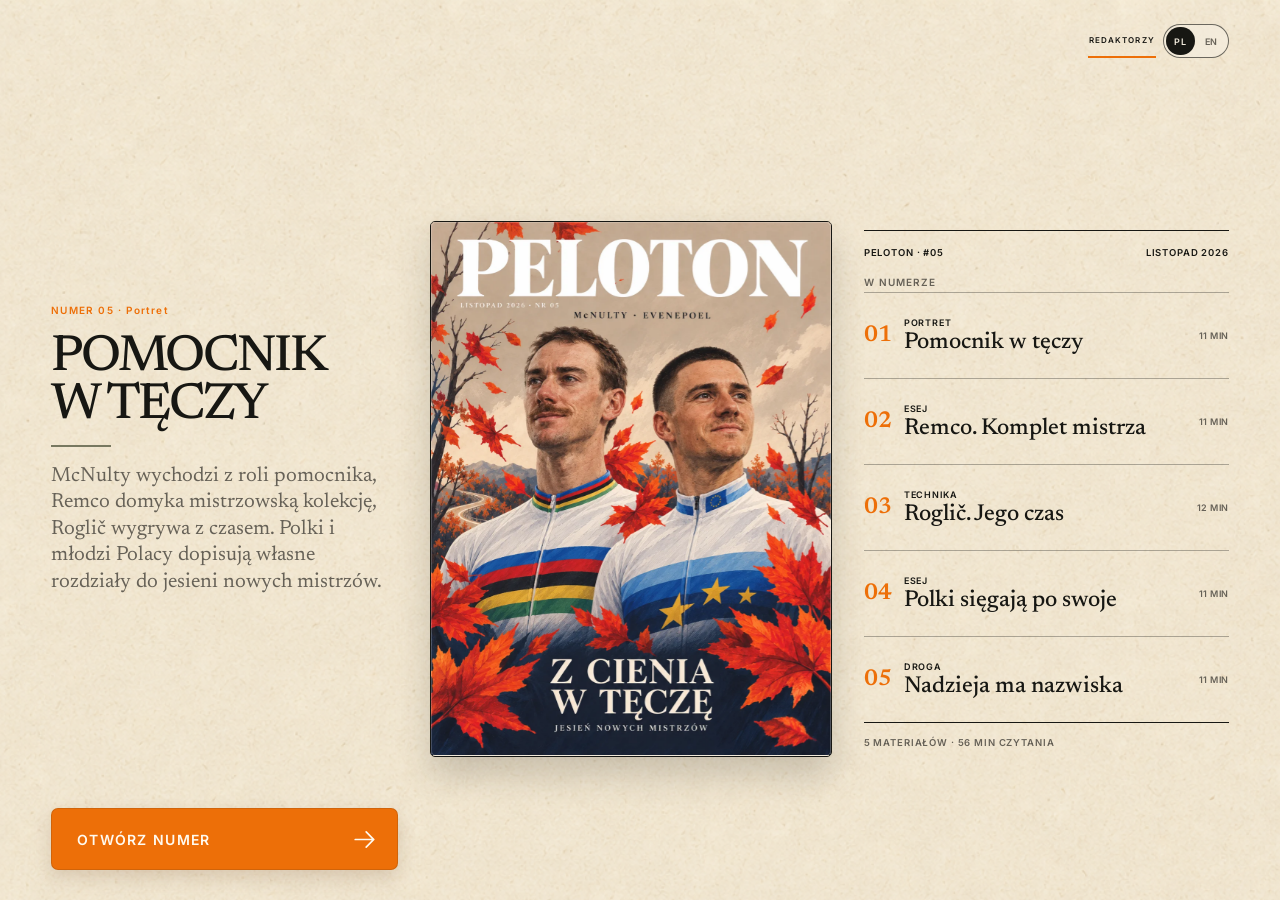
<file: peloton/index.html>
<!doctype html>
<html lang="pl">
  <head>
    <meta charset="UTF-8" />
    <meta name="viewport" content="width=device-width, initial-scale=1.0, viewport-fit=cover" />
    <meta name="theme-color" content="#f4eddf" />
    <title>Peloton — Numer 05</title>
    <script type="module" crossorigin src="/peloton/assets/index-C-rytNTy.js"></script>
    <link rel="stylesheet" crossorigin href="/peloton/assets/index-TcoND3u4.css">
  </head>
  <body>
    <div id="root"></div>
  </body>
</html>
</file>
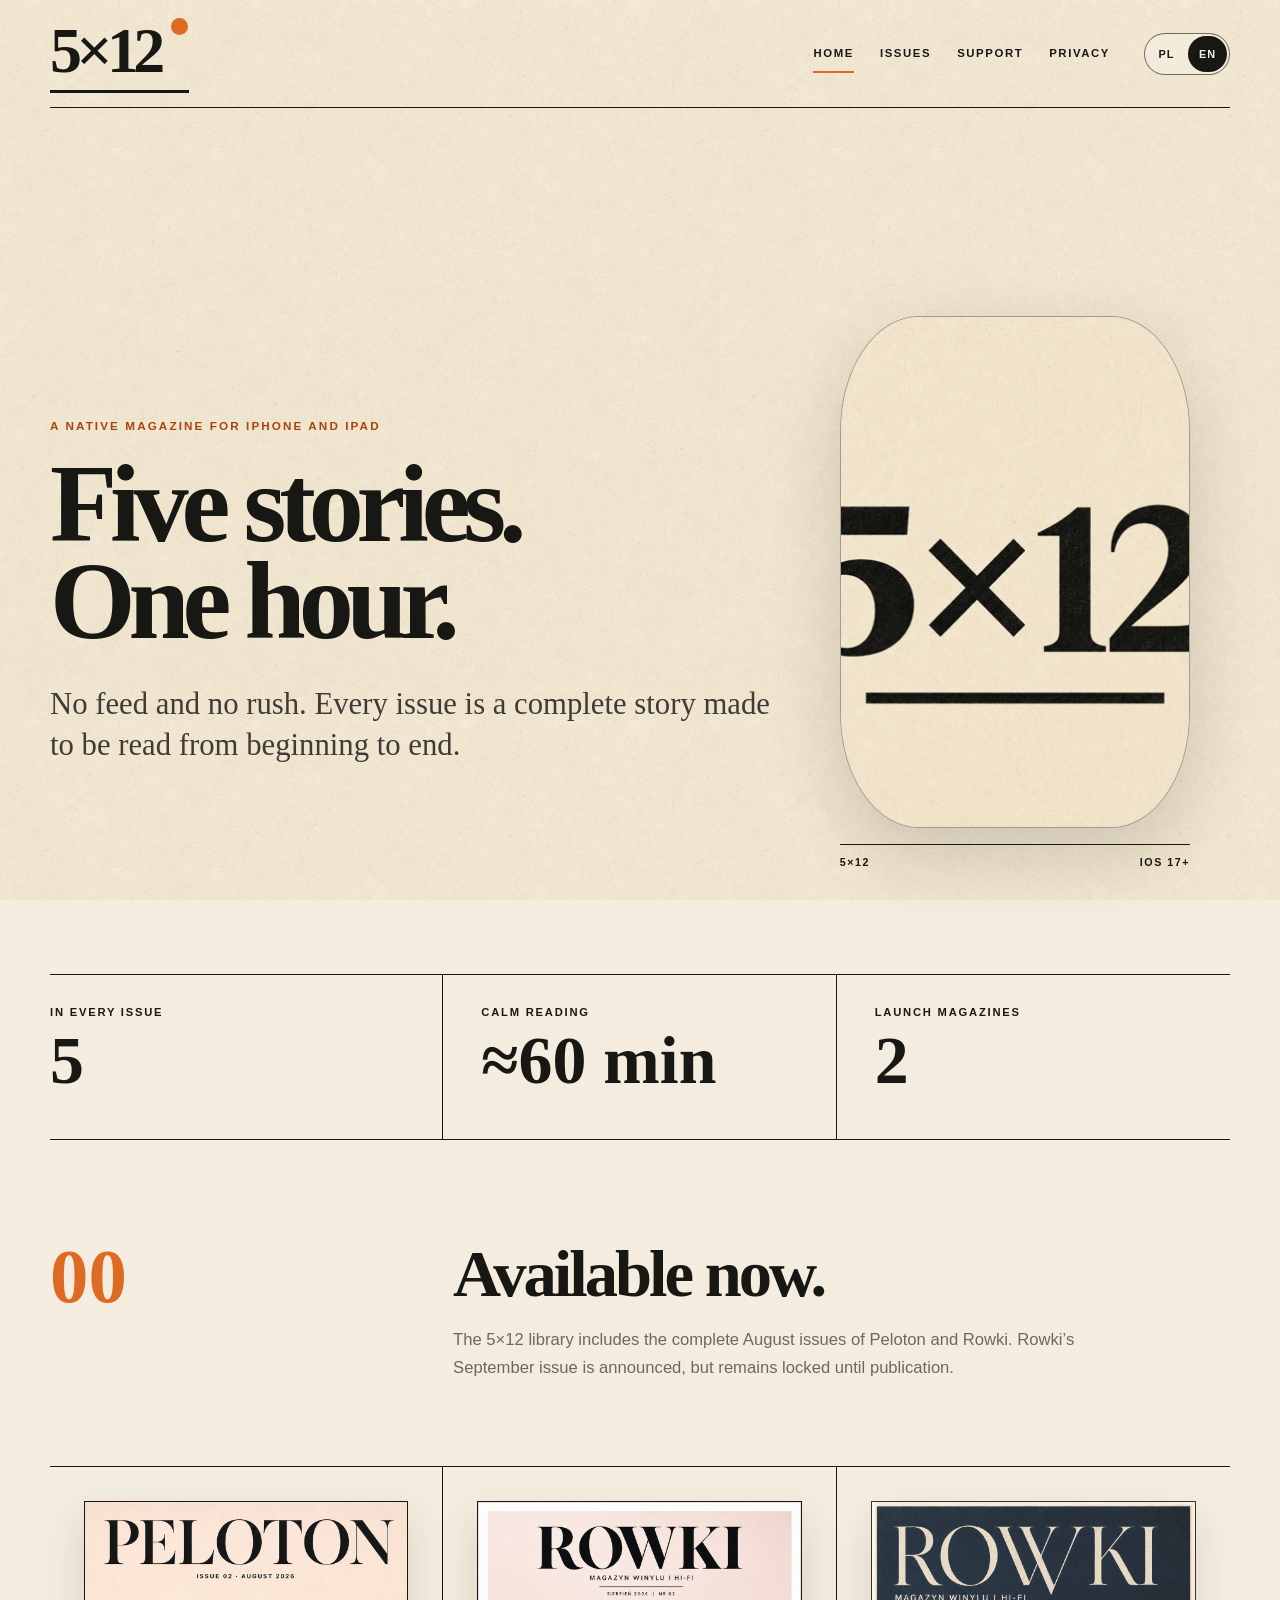
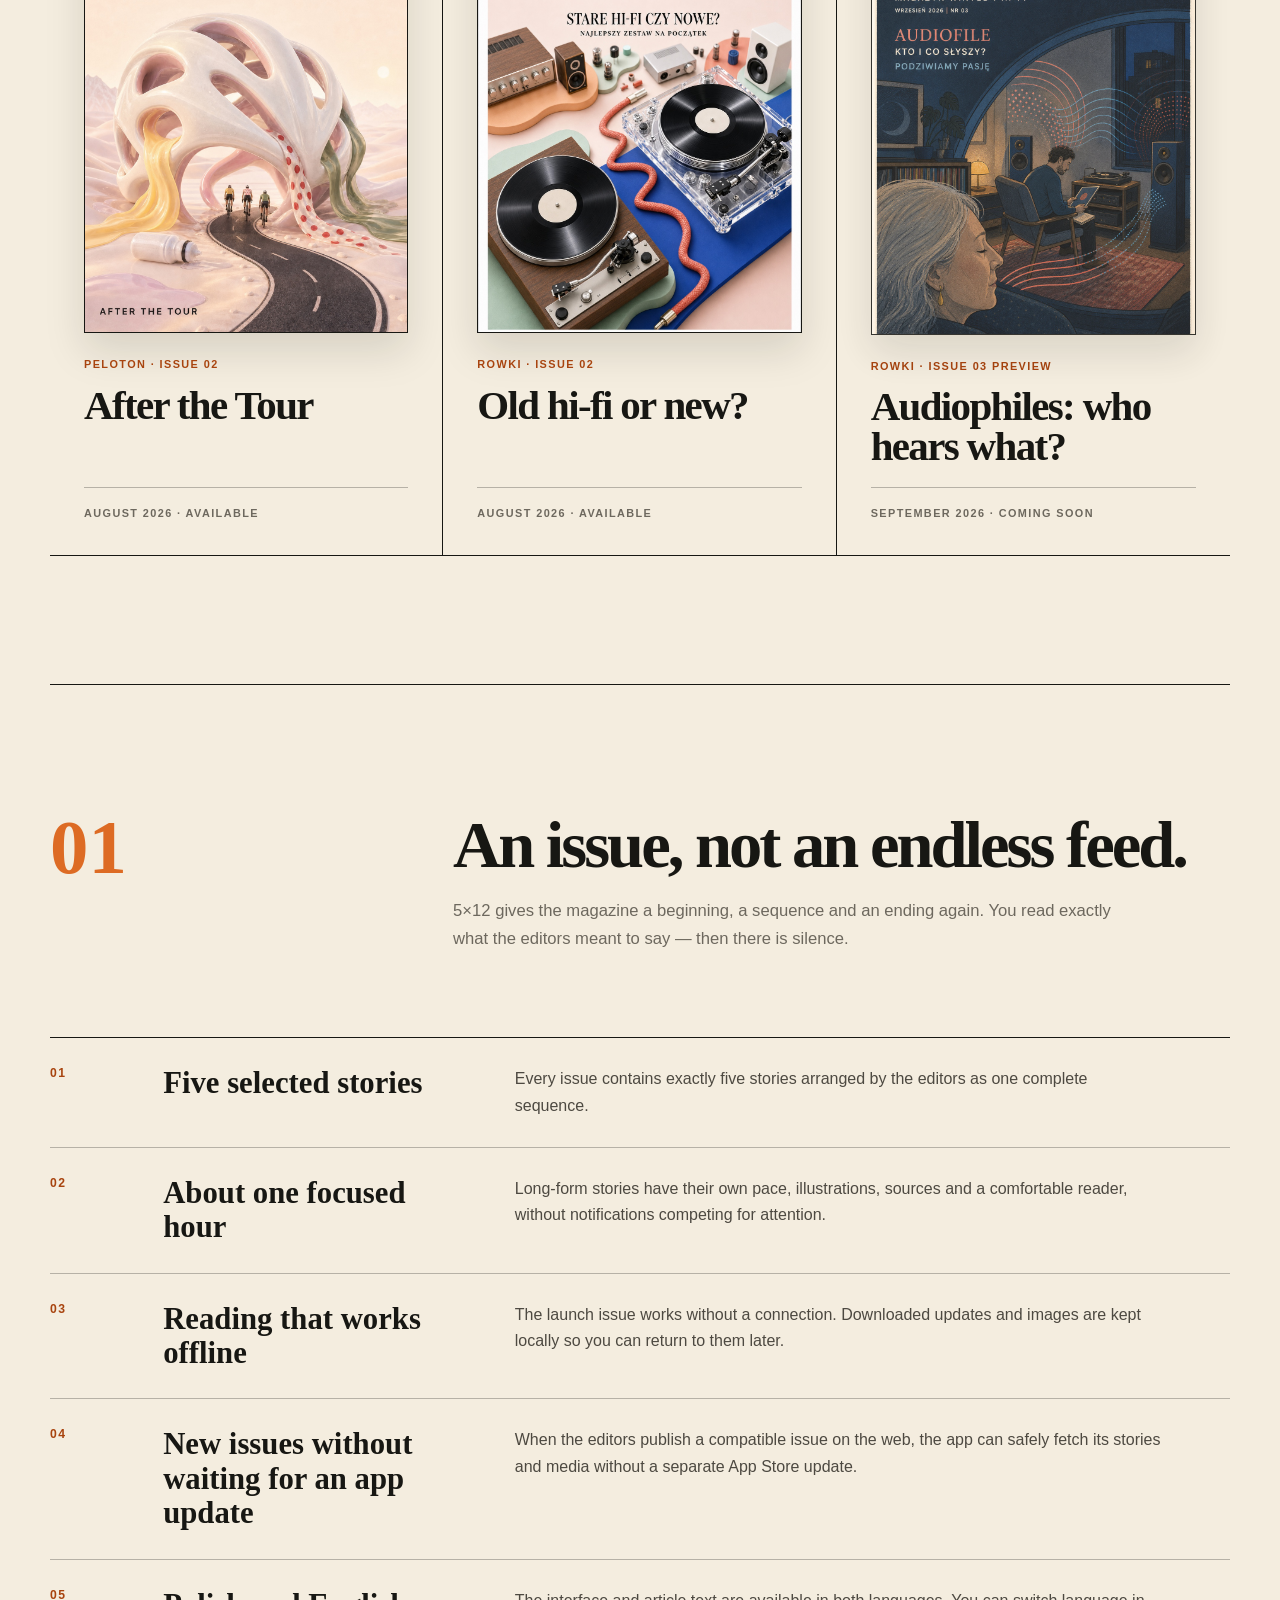
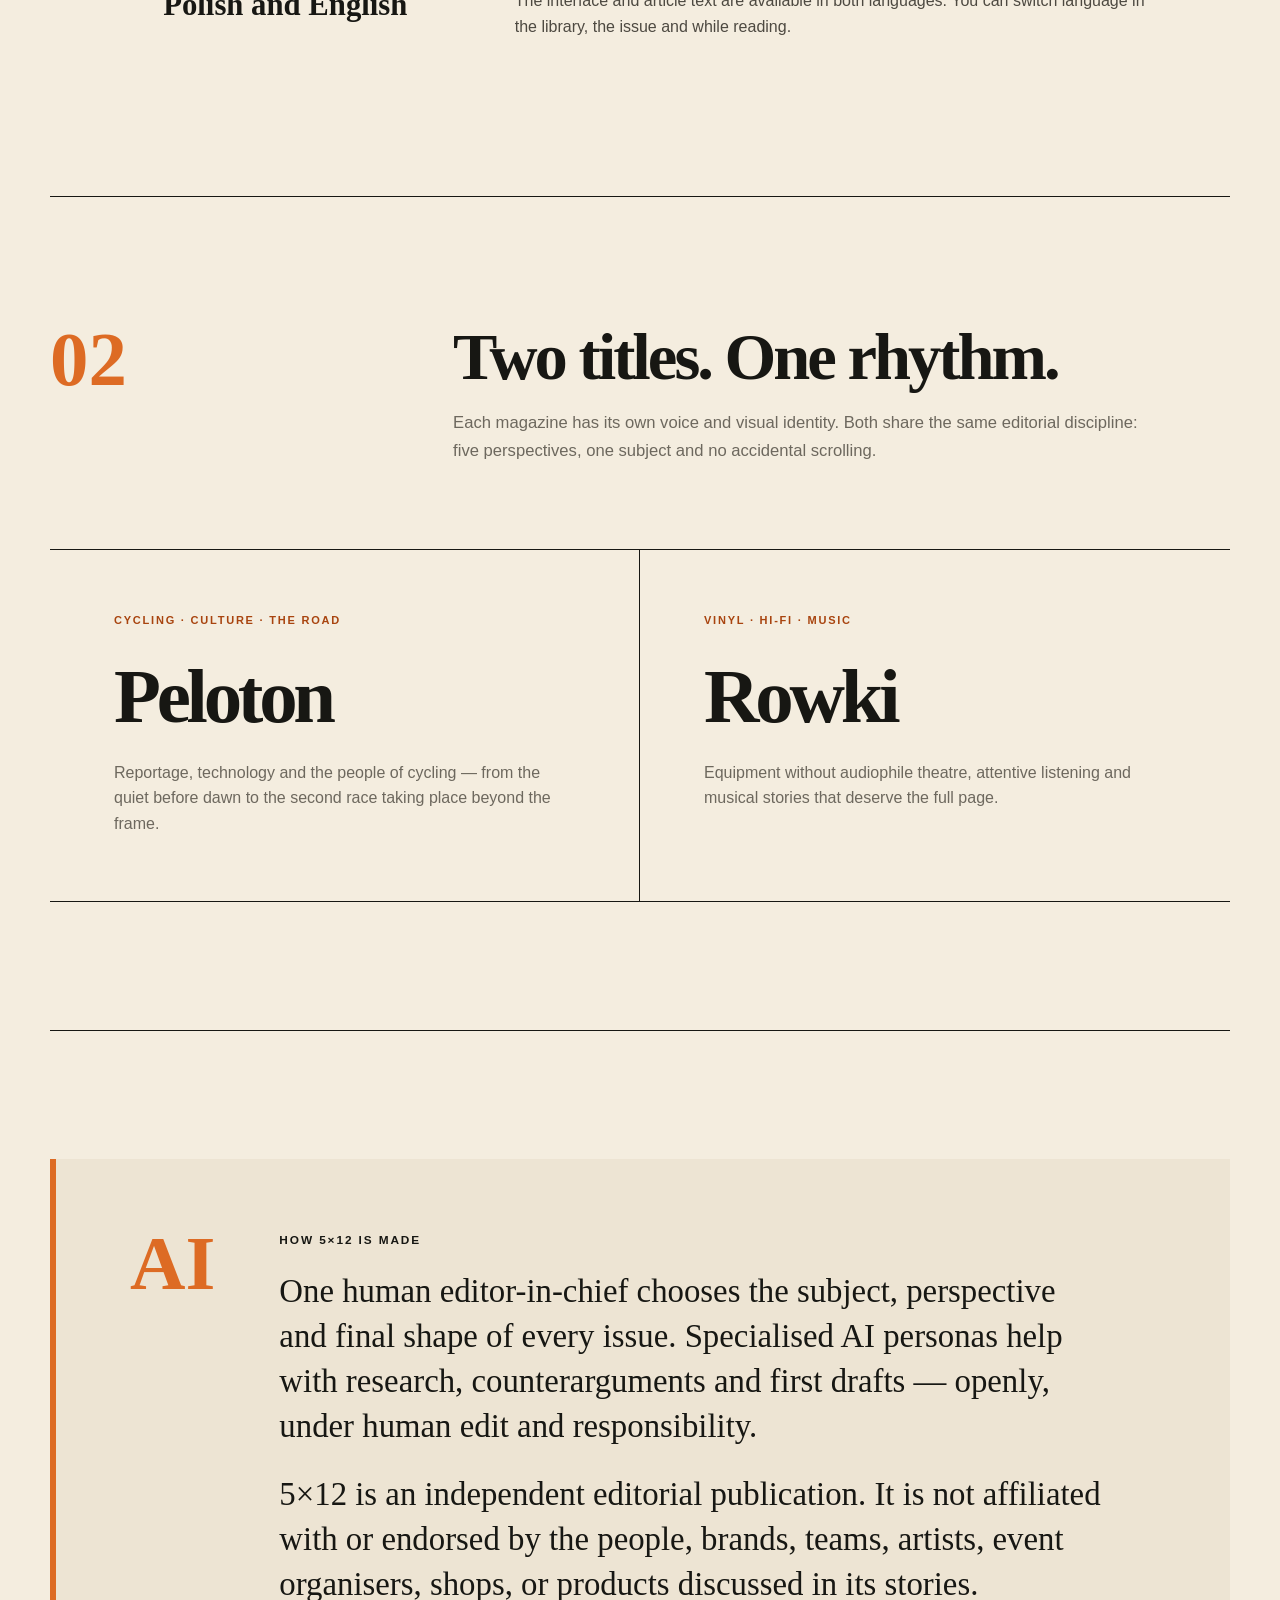
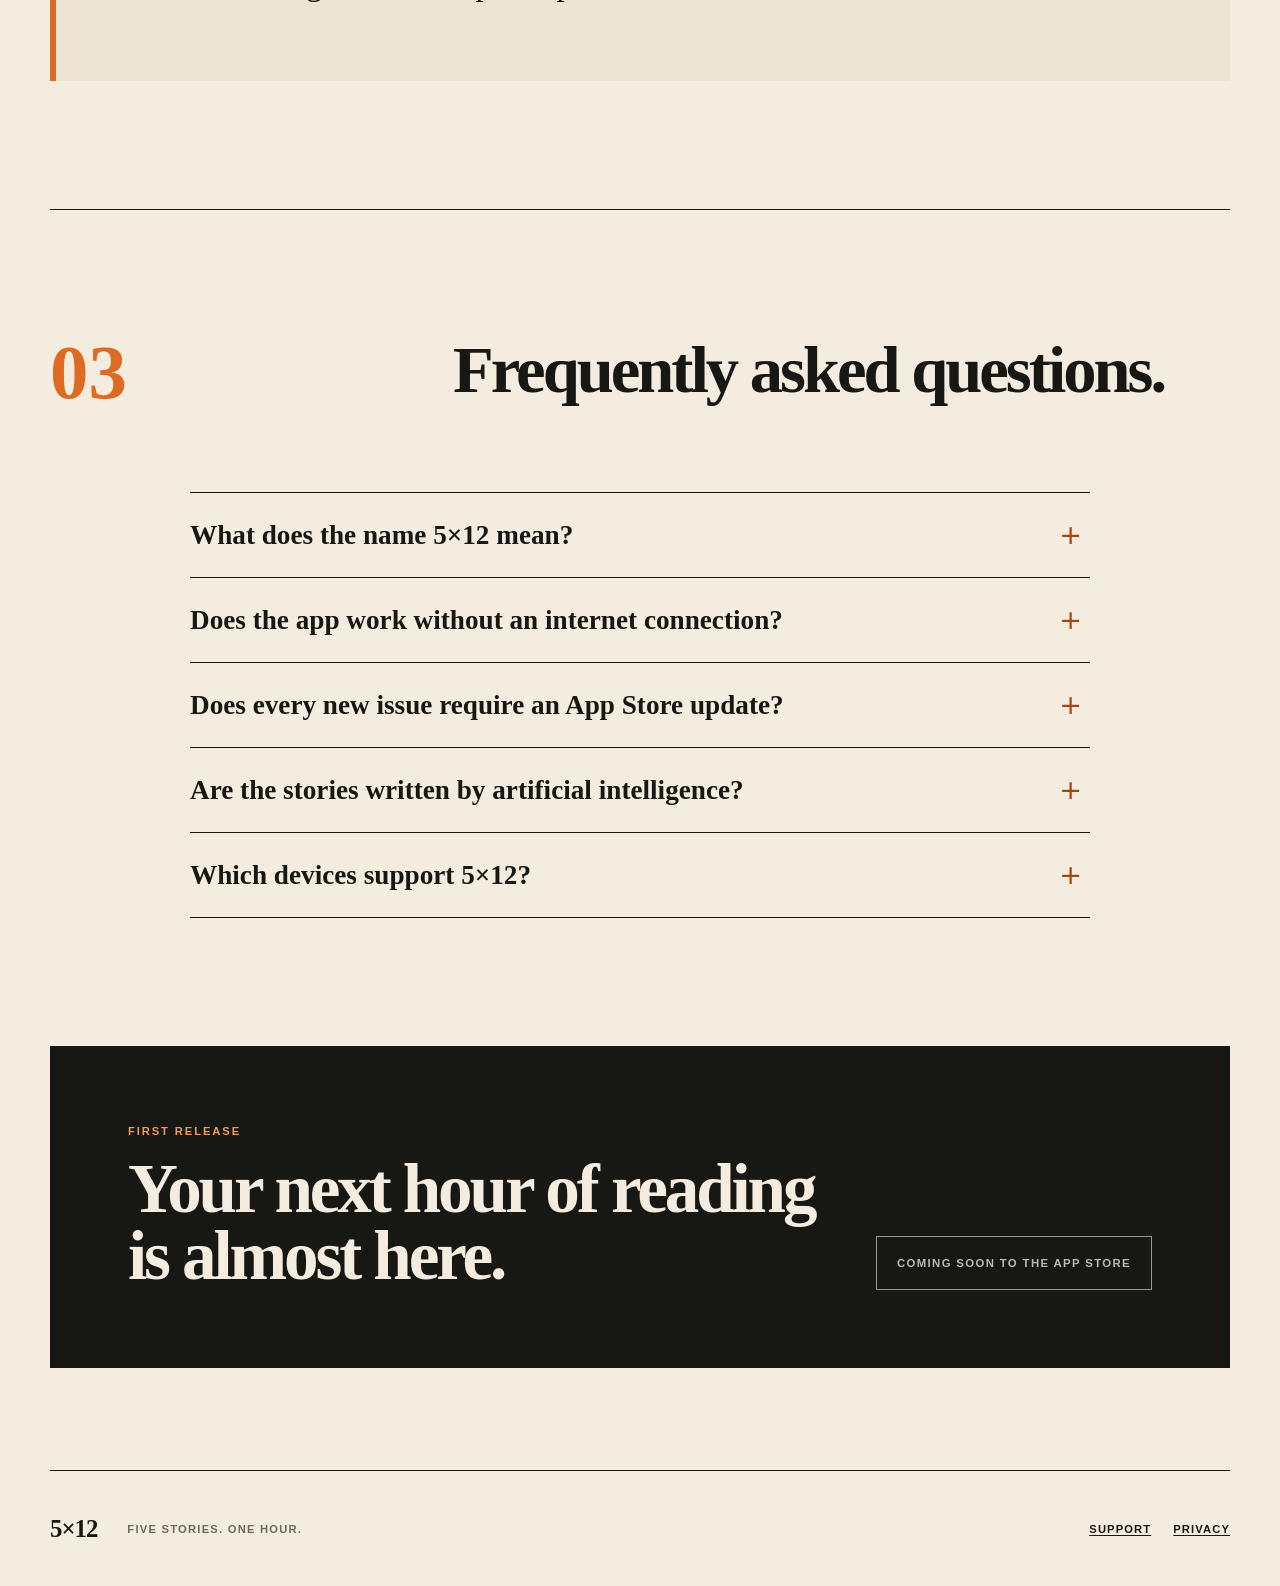
<file: peloton/5x12/index.html>
<!doctype html>
<html lang="pl">
  <head>
    <meta charset="UTF-8" />
    <meta name="viewport" content="width=device-width, initial-scale=1.0, viewport-fit=cover" />
    <meta name="theme-color" content="#f4eddf" />
    <meta name="color-scheme" content="light" />
    <meta name="robots" content="index,follow" />
    <meta name="referrer" content="strict-origin-when-cross-origin" />
    <meta
      name="description"
      content="5×12 to natywna aplikacja iOS z zamkniętymi numerami magazynów: pięć tekstów, około godziny spokojnego czytania."
    />
    <meta property="og:type" content="website" />
    <meta property="og:site_name" content="5×12" />
    <meta property="og:url" content="https://lpociask.github.io/peloton/5x12/" />
    <meta property="og:title" content="5×12 — Pięć tekstów. Jedna godzina." />
    <meta
      property="og:description"
      content="Natywna aplikacja iOS z zamkniętymi numerami magazynów Peloton i Rowki. Bez feedu i bez pośpiechu."
    />
    <meta
      property="og:image"
      content="https://lpociask.github.io/peloton/5x12/assets/og-5x12.jpg"
    />
    <meta property="og:image:width" content="1200" />
    <meta property="og:image:height" content="630" />
    <meta property="og:image:alt" content="5×12 — Pięć tekstów. Jedna godzina." />
    <meta name="twitter:card" content="summary_large_image" />
    <meta name="twitter:title" content="5×12 — Pięć tekstów. Jedna godzina." />
    <meta
      name="twitter:description"
      content="Natywna aplikacja iOS z zamkniętymi numerami magazynów Peloton i Rowki. Bez feedu i bez pośpiechu."
    />
    <meta
      name="twitter:image"
      content="https://lpociask.github.io/peloton/5x12/assets/og-5x12.jpg"
    />
    <meta name="twitter:image:alt" content="5×12 — Pięć tekstów. Jedna godzina." />
    <link rel="canonical" href="https://lpociask.github.io/peloton/5x12/" />
    <link rel="alternate" hreflang="pl" href="https://lpociask.github.io/peloton/5x12/" />
    <link rel="alternate" hreflang="en" href="https://lpociask.github.io/peloton/5x12/?lang=en" />
    <link rel="alternate" hreflang="x-default" href="https://lpociask.github.io/peloton/5x12/" />
    <link rel="icon" href="assets/app-icon.png" />
    <link rel="apple-touch-icon" href="assets/app-icon.png" />
    <link rel="stylesheet" href="assets/site.css" />
    <script src="assets/site.js" defer></script>
    <title>5×12 — Pięć tekstów. Jedna godzina.</title>
  </head>
  <body
    data-title-pl="5×12 — Pięć tekstów. Jedna godzina."
    data-title-en="5×12 — Five stories. One hour."
    data-description-pl="5×12 to natywna aplikacja iOS z zamkniętymi numerami magazynów: pięć tekstów, około godziny spokojnego czytania."
    data-description-en="5×12 is a native iOS app for complete magazine issues: five stories and about one calm hour of reading."
  >
    <a class="skip-link" href="#main" data-lang="pl">Przejdź do treści</a>
    <a class="skip-link" href="#main" data-lang="en" hidden>Skip to content</a>

    <header class="site-header">
      <a class="wordmark" href="./" aria-label="5×12" data-language-link>5×12</a>

      <nav class="site-nav" aria-label="Główna nawigacja" data-lang="pl">
        <a href="./" aria-current="page" data-language-link>Start</a>
        <a href="#available-title-pl">Numery</a>
        <a href="support/" data-language-link>Wsparcie</a>
        <a href="privacy/" data-language-link>Prywatność</a>
      </nav>
      <nav class="site-nav" aria-label="Main navigation" data-lang="en" hidden>
        <a href="./" aria-current="page" data-language-link>Home</a>
        <a href="#available-title-en">Issues</a>
        <a href="support/" data-language-link>Support</a>
        <a href="privacy/" data-language-link>Privacy</a>
      </nav>

      <div class="language-switch" role="group" aria-label="Język / Language">
        <button type="button" data-lang-switch="pl" aria-pressed="true" aria-label="Pokaż po polsku">
          PL
        </button>
        <button type="button" data-lang-switch="en" aria-pressed="false" aria-label="Show in English">
          EN
        </button>
      </div>
    </header>

    <main class="page" id="main">
      <section class="hero">
        <div data-lang="pl">
          <p class="eyebrow">Natywny magazyn na iPhone’a i iPada</p>
          <h1 id="hero-title-pl">Pięć tekstów.<span>Jedna godzina.</span></h1>
          <p class="lead">
            Bez feedu i bez pośpiechu. Każdy numer jest zamkniętą opowieścią do
            przeczytania od początku do końca.
          </p>
        </div>
        <div data-lang="en" hidden>
          <p class="eyebrow">A native magazine for iPhone and iPad</p>
          <h1 id="hero-title-en">Five stories.<span>One hour.</span></h1>
          <p class="lead">
            No feed and no rush. Every issue is a complete story made to be read
            from beginning to end.
          </p>
        </div>

        <figure class="hero-mark">
          <img
            class="app-icon"
            src="assets/app-icon.png"
            width="512"
            height="512"
            alt=""
          />
          <figcaption data-lang="pl">
            <span>5×12</span>
            <span>iOS 17+</span>
          </figcaption>
          <figcaption data-lang="en" hidden>
            <span>5×12</span>
            <span>iOS 17+</span>
          </figcaption>
        </figure>
      </section>

      <dl class="metrics" data-lang="pl">
        <div class="metric">
          <dt>W każdym numerze</dt>
          <dd>5</dd>
        </div>
        <div class="metric">
          <dt>Spokojnego czytania</dt>
          <dd>≈60 min</dd>
        </div>
        <div class="metric">
          <dt>Magazyny na start</dt>
          <dd>2</dd>
        </div>
      </dl>
      <dl class="metrics" data-lang="en" hidden>
        <div class="metric">
          <dt>In every issue</dt>
          <dd>5</dd>
        </div>
        <div class="metric">
          <dt>Calm reading</dt>
          <dd>≈60 min</dd>
        </div>
        <div class="metric">
          <dt>Launch magazines</dt>
          <dd>2</dd>
        </div>
      </dl>

      <section class="section availability-section">
        <div data-lang="pl">
          <header class="section-heading">
            <span class="section-index" aria-hidden="true">00</span>
            <div>
              <h2 id="available-title-pl">Dostępne teraz.</h2>
              <p>
                Biblioteka 5×12 zawiera pełne sierpniowe wydania Peloton i Rowków.
                Wrześniowy numer Rowków jest zapowiedziany, ale pozostaje zamknięty do publikacji.
              </p>
            </div>
          </header>

          <div class="issue-shelf" aria-labelledby="available-title-pl">
            <a class="issue-release" href="../" aria-label="Otwórz Peloton numer 02">
              <figure>
                <img
                  src="../assets/peloton-cover-02-po-tourze-option-3.jpg"
                  width="1536"
                  height="2048"
                  loading="lazy"
                  decoding="async"
                  alt="Okładka drugiego numeru Peloton: monumentalny biały kask i kolarze odjeżdżający po Tourze."
                />
              </figure>
              <small>PELOTON · NUMER 02</small>
              <h3>Po Tourze</h3>
              <p>SIERPIEŃ 2026 · DOSTĘPNY</p>
            </a>

            <a class="issue-release" href="../rowki/" aria-label="Otwórz Rowki numer 02">
              <figure>
                <img
                  src="../rowki/assets/rowki-cover-02-turntable-battle-diagonal.jpg"
                  width="1076"
                  height="1461"
                  loading="lazy"
                  decoding="async"
                  alt="Okładka drugiego numeru Rowków: klasyczny i nowoczesny gramofon w wizualnym pojedynku."
                />
              </figure>
              <small>ROWKI · NUMER 02</small>
              <h3>Stare hi-fi czy nowe?</h3>
              <p>SIERPIEŃ 2026 · DOSTĘPNY</p>
            </a>

            <a class="issue-release issue-release--preview" href="../rowki/" aria-label="Zobacz zapowiedź Rowków numer 03">
              <figure>
                <img
                  src="../rowki/assets/rowki-cover-03-audiophiles-listening.jpg"
                  width="1024"
                  height="1536"
                  loading="lazy"
                  decoding="async"
                  alt="Zapowiedź trzeciego numeru Rowków: dwoje słuchaczy skupionych na innych szczegółach tego samego nagrania."
                />
              </figure>
              <small>ROWKI · ZAPOWIEDŹ 03</small>
              <h3>Audiofile: kto i co słyszy?</h3>
              <p>WRZESIEŃ 2026 · WKRÓTCE</p>
            </a>
          </div>
        </div>

        <div data-lang="en" hidden>
          <header class="section-heading">
            <span class="section-index" aria-hidden="true">00</span>
            <div>
              <h2 id="available-title-en">Available now.</h2>
              <p>
                The 5×12 library includes the complete August issues of Peloton and Rowki.
                Rowki’s September issue is announced, but remains locked until publication.
              </p>
            </div>
          </header>

          <div class="issue-shelf" aria-labelledby="available-title-en">
            <a class="issue-release" href="../?lang=en" aria-label="Open Peloton issue 02">
              <figure>
                <img
                  src="../assets/peloton-cover-02-after-tour-en.jpg"
                  width="1536"
                  height="2048"
                  loading="lazy"
                  decoding="async"
                  alt="Peloton issue two cover: a monumental white helmet and riders leaving after the Tour."
                />
              </figure>
              <small>PELOTON · ISSUE 02</small>
              <h3>After the Tour</h3>
              <p>AUGUST 2026 · AVAILABLE</p>
            </a>

            <a class="issue-release" href="../rowki/?lang=en" aria-label="Open Rowki issue 02">
              <figure>
                <img
                  src="../rowki/assets/rowki-cover-02-turntable-battle-diagonal.jpg"
                  width="1076"
                  height="1461"
                  loading="lazy"
                  decoding="async"
                  alt="Rowki issue two cover: a classic and a modern turntable in a visual face-off."
                />
              </figure>
              <small>ROWKI · ISSUE 02</small>
              <h3>Old hi-fi or new?</h3>
              <p>AUGUST 2026 · AVAILABLE</p>
            </a>

            <a class="issue-release issue-release--preview" href="../rowki/?lang=en" aria-label="See the Rowki issue 03 preview">
              <figure>
                <img
                  src="../rowki/assets/rowki-cover-03-audiophiles-listening.jpg"
                  width="1024"
                  height="1536"
                  loading="lazy"
                  decoding="async"
                  alt="Rowki issue three preview: two listeners focus on different details in the same recording."
                />
              </figure>
              <small>ROWKI · ISSUE 03 PREVIEW</small>
              <h3>Audiophiles: who hears what?</h3>
              <p>SEPTEMBER 2026 · COMING SOON</p>
            </a>
          </div>
        </div>
      </section>

      <section class="section">
        <div data-lang="pl">
          <header class="section-heading">
            <span class="section-index" aria-hidden="true">01</span>
            <div>
              <h2 id="format-title-pl">Numer, nie nieskończony feed.</h2>
              <p>
                5×12 przywraca magazynowi początek, kolejność i zakończenie. Czytasz
                tyle, ile redakcja naprawdę miała do powiedzenia — potem zostaje cisza.
              </p>
            </div>
          </header>
          <ol class="feature-list">
            <li class="feature">
              <span class="feature-number">01</span>
              <h3>Pięć wybranych materiałów</h3>
              <p>
                Każdy numer ma dokładnie pięć tekstów ułożonych przez redakcję w jedną
                zamkniętą sekwencję.
              </p>
            </li>
            <li class="feature">
              <span class="feature-number">02</span>
              <h3>Około godziny skupienia</h3>
              <p>
                Długie formy mają własny rytm, ilustracje, źródła i wygodny czytnik,
                ale nie walczą o uwagę powiadomieniami.
              </p>
            </li>
            <li class="feature">
              <span class="feature-number">03</span>
              <h3>Czytanie także offline</h3>
              <p>
                Numer startowy działa bez sieci. Pobrane aktualizacje i grafiki są
                zachowywane lokalnie, aby wrócić do nich później.
              </p>
            </li>
            <li class="feature">
              <span class="feature-number">04</span>
              <h3>Nowe numery bez czekania na wersję aplikacji</h3>
              <p>
                Gdy redakcja publikuje zgodny numer na WWW, aplikacja może bezpiecznie
                pobrać teksty i media bez osobnej aktualizacji z App Store.
              </p>
            </li>
            <li class="feature">
              <span class="feature-number">05</span>
              <h3>Polski i angielski</h3>
              <p>
                Obie wersje językowe są pełnoprawne. Język można zmienić w bibliotece,
                numerze i podczas czytania.
              </p>
            </li>
          </ol>
        </div>

        <div data-lang="en" hidden>
          <header class="section-heading">
            <span class="section-index" aria-hidden="true">01</span>
            <div>
              <h2 id="format-title-en">An issue, not an endless feed.</h2>
              <p>
                5×12 gives the magazine a beginning, a sequence and an ending again.
                You read exactly what the editors meant to say — then there is silence.
              </p>
            </div>
          </header>
          <ol class="feature-list">
            <li class="feature">
              <span class="feature-number">01</span>
              <h3>Five selected stories</h3>
              <p>
                Every issue contains exactly five stories arranged by the editors as
                one complete sequence.
              </p>
            </li>
            <li class="feature">
              <span class="feature-number">02</span>
              <h3>About one focused hour</h3>
              <p>
                Long-form stories have their own pace, illustrations, sources and a
                comfortable reader, without notifications competing for attention.
              </p>
            </li>
            <li class="feature">
              <span class="feature-number">03</span>
              <h3>Reading that works offline</h3>
              <p>
                The launch issue works without a connection. Downloaded updates and
                images are kept locally so you can return to them later.
              </p>
            </li>
            <li class="feature">
              <span class="feature-number">04</span>
              <h3>New issues without waiting for an app update</h3>
              <p>
                When the editors publish a compatible issue on the web, the app can
                safely fetch its stories and media without a separate App Store update.
              </p>
            </li>
            <li class="feature">
              <span class="feature-number">05</span>
              <h3>Polish and English</h3>
              <p>
                The interface and article text are available in both languages. You
                can switch language in the library, the issue and while reading.
              </p>
            </li>
          </ol>
        </div>
      </section>

      <section class="section">
        <div data-lang="pl">
          <header class="section-heading">
            <span class="section-index" aria-hidden="true">02</span>
            <div>
              <h2 id="magazines-title-pl">Dwa tytuły. Jeden rytm.</h2>
              <p>
                Każdy magazyn ma własny głos i oprawę. Łączy je redakcyjna dyscyplina:
                pięć perspektyw, jeden temat i żadnego przypadkowego przewijania.
              </p>
            </div>
          </header>
          <div class="publication-pair">
            <article class="publication">
              <small>Rower · kultura · droga</small>
              <h3>Peloton</h3>
              <p>
                Reportaż, technika i ludzie kolarstwa — od ciszy przed świtem po drugi
                wyścig rozgrywany poza kadrem.
              </p>
            </article>
            <article class="publication">
              <small>Winyl · hi-fi · muzyka</small>
              <h3>Rowki</h3>
              <p>
                Sprzęt bez audiofilskiego teatru, świadome słuchanie i muzyczne historie,
                które zasługują na całą stronę.
              </p>
            </article>
          </div>
        </div>

        <div data-lang="en" hidden>
          <header class="section-heading">
            <span class="section-index" aria-hidden="true">02</span>
            <div>
              <h2 id="magazines-title-en">Two titles. One rhythm.</h2>
              <p>
                Each magazine has its own voice and visual identity. Both share the same
                editorial discipline: five perspectives, one subject and no accidental
                scrolling.
              </p>
            </div>
          </header>
          <div class="publication-pair">
            <article class="publication">
              <small>Cycling · culture · the road</small>
              <h3>Peloton</h3>
              <p>
                Reportage, technology and the people of cycling — from the quiet before
                dawn to the second race taking place beyond the frame.
              </p>
            </article>
            <article class="publication">
              <small>Vinyl · hi-fi · music</small>
              <h3>Rowki</h3>
              <p>
                Equipment without audiophile theatre, attentive listening and musical
                stories that deserve the full page.
              </p>
            </article>
          </div>
        </div>
      </section>

      <section class="section">
        <div class="editorial-note" data-lang="pl">
          <strong aria-hidden="true">AI</strong>
          <div>
            <h2 id="editorial-title-pl">Jak powstaje 5×12</h2>
            <p>
              Jeden ludzki redaktor naczelny wybiera temat, perspektywę i ostateczny
              kształt każdego numeru. Wyspecjalizowane persony AI pomagają w researchu,
              kontrargumentach i pierwszych szkicach — jawnie, pod ludzką redakcją
              i odpowiedzialnością.
            </p>
            <p>
              5×12 jest niezależną publikacją redakcyjną. Nie jest powiązana z
              opisywanymi osobami, markami, zespołami, artystami, organizatorami
              wydarzeń, sklepami ani produktami i nie jest przez nie sponsorowana.
            </p>
          </div>
        </div>
        <div class="editorial-note" data-lang="en" hidden>
          <strong aria-hidden="true">AI</strong>
          <div>
            <h2 id="editorial-title-en">How 5×12 is made</h2>
            <p>
              One human editor-in-chief chooses the subject, perspective and final shape
              of every issue. Specialised AI personas help with research,
              counterarguments and first drafts — openly, under human edit and
              responsibility.
            </p>
            <p>
              5×12 is an independent editorial publication. It is not affiliated with
              or endorsed by the people, brands, teams, artists, event organisers,
              shops, or products discussed in its stories.
            </p>
          </div>
        </div>
      </section>

      <section class="section">
        <div data-lang="pl">
          <header class="section-heading">
            <span class="section-index" aria-hidden="true">03</span>
            <div>
              <h2 id="faq-title-pl">Najczęstsze pytania.</h2>
            </div>
          </header>
          <div class="faq">
            <details>
              <summary>Co oznacza nazwa 5×12?</summary>
              <div>
                <p>
                  Pięć materiałów po około dwanaście minut tworzy numer na mniej więcej
                  jedną godzinę czytania. To rytm, nie stoper — każdy tekst dostaje tyle
                  miejsca, ile potrzebuje.
                </p>
              </div>
            </details>
            <details>
              <summary>Czy aplikacja działa bez internetu?</summary>
              <div>
                <p>
                  Tak. Aplikacja zawiera startową bibliotekę, a ostatnia poprawnie
                  pobrana wersja treści i zapisane grafiki pozostają dostępne lokalnie.
                  Sieć jest potrzebna do pobrania nowych wydań i mediów.
                </p>
              </div>
            </details>
            <details>
              <summary>Czy każdy nowy numer wymaga aktualizacji z App Store?</summary>
              <div>
                <p>
                  Nie. Obsługiwane teksty, ilustracje, Redakcja i zapowiedzi mogą
                  pojawić się przez bezpieczny feed wydawniczy. Aktualizacja aplikacji
                  jest potrzebna dopiero przy nowej funkcji lub nowym rodzaju treści.
                </p>
              </div>
            </details>
            <details>
              <summary>Czy teksty pisze sztuczna inteligencja?</summary>
              <div>
                <p>
                  Persony AI pomagają w researchu, sprawdzaniu kontrargumentów i
                  szkicach. Człowiek wybiera temat, redaguje, zatwierdza publikację i
                  odpowiada za ostateczny materiał. Ten model pracy jest opisany jawnie
                  w aplikacji.
                </p>
              </div>
            </details>
            <details>
              <summary>Na jakich urządzeniach działa 5×12?</summary>
              <div>
                <p>
                  Pierwsza wersja jest przygotowana dla iPhone’a i iPada z systemem
                  iOS 17 lub nowszym. Układ dostosowuje się do wielkości ekranu,
                  a rozmiar tekstu można dopasować w czytniku.
                </p>
              </div>
            </details>
          </div>
        </div>

        <div data-lang="en" hidden>
          <header class="section-heading">
            <span class="section-index" aria-hidden="true">03</span>
            <div>
              <h2 id="faq-title-en">Frequently asked questions.</h2>
            </div>
          </header>
          <div class="faq">
            <details>
              <summary>What does the name 5×12 mean?</summary>
              <div>
                <p>
                  Five stories of roughly twelve minutes make an issue of about one
                  hour. It is a rhythm, not a stopwatch — every story gets the space it
                  needs.
                </p>
              </div>
            </details>
            <details>
              <summary>Does the app work without an internet connection?</summary>
              <div>
                <p>
                  Yes. The app contains a launch library, and the last valid content
                  update and saved images remain available locally. A connection is
                  needed to download new issues and media.
                </p>
              </div>
            </details>
            <details>
              <summary>Does every new issue require an App Store update?</summary>
              <div>
                <p>
                  No. Supported stories, illustrations, editorial information and
                  previews can arrive through the secure publishing feed. An app update
                  is needed only for a new feature or a new type of content.
                </p>
              </div>
            </details>
            <details>
              <summary>Are the stories written by artificial intelligence?</summary>
              <div>
                <p>
                  AI personas assist with research, counterarguments and drafts. A human
                  chooses the subject, edits, approves publication and is accountable
                  for the final material. The app describes this process openly.
                </p>
              </div>
            </details>
            <details>
              <summary>Which devices support 5×12?</summary>
              <div>
                <p>
                  The first release is designed for iPhone and iPad running iOS 17 or
                  later. Its layout adapts to the screen, and reader text size can be
                  adjusted in the app.
                </p>
              </div>
            </details>
          </div>
        </div>
      </section>

      <section class="cta-band" data-lang="pl" aria-labelledby="store-title-pl">
        <div>
          <small>Pierwsze wydanie</small>
          <h2 id="store-title-pl">Godzina czytania jest już blisko.</h2>
        </div>
        <span class="store-cta">Wkrótce w App Store</span>
      </section>
      <section class="cta-band" data-lang="en" aria-labelledby="store-title-en" hidden>
        <div>
          <small>First release</small>
          <h2 id="store-title-en">Your next hour of reading is almost here.</h2>
        </div>
        <span class="store-cta">Coming soon to the App Store</span>
      </section>
    </main>

    <footer class="site-footer">
      <strong>5×12</strong>
      <p data-lang="pl">Pięć tekstów. Jedna godzina.</p>
      <p data-lang="en" hidden>Five stories. One hour.</p>
      <nav class="footer-nav" aria-label="Stopka" data-lang="pl">
        <a href="support/" data-language-link>Wsparcie</a>
        <a href="privacy/" data-language-link>Prywatność</a>
      </nav>
      <nav class="footer-nav" aria-label="Footer" data-lang="en" hidden>
        <a href="support/" data-language-link>Support</a>
        <a href="privacy/" data-language-link>Privacy</a>
      </nav>
    </footer>
  </body>
</html>
</file>
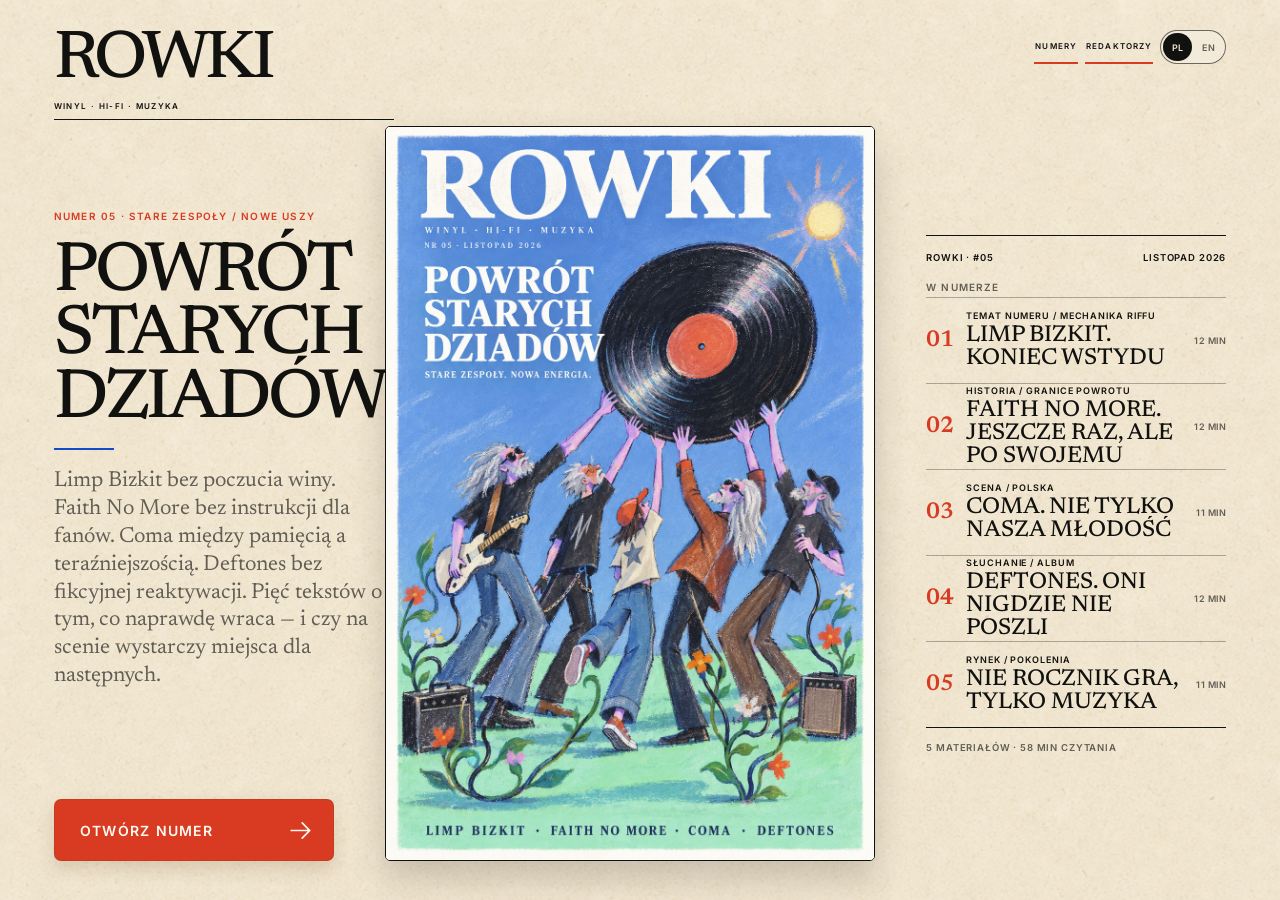
<file: peloton/rowki/index.html>
<!doctype html>
<html lang="pl">
  <head>
    <meta charset="UTF-8" />
    <meta name="viewport" content="width=device-width, initial-scale=1.0, viewport-fit=cover" />
    <meta name="theme-color" content="#f0e6d2" />
    <meta name="description" content="Rowki #05 — Powrót starych dziadów. Limp Bizkit, Faith No More, Coma, Deftones i nowe pokolenia słuchaczy. Pięć artykułów po polsku i angielsku; archiwum numerów 01–04." />
    <title>Rowki — Numer 05: Powrót starych dziadów</title>
    <script type="module" crossorigin src="/peloton/rowki/assets/index-CcSkDF_9.js"></script>
    <link rel="stylesheet" crossorigin href="/peloton/rowki/assets/index-DXMHtMe7.css">
  </head>
  <body>
    <div id="root"></div>
  </body>
</html>
</file>
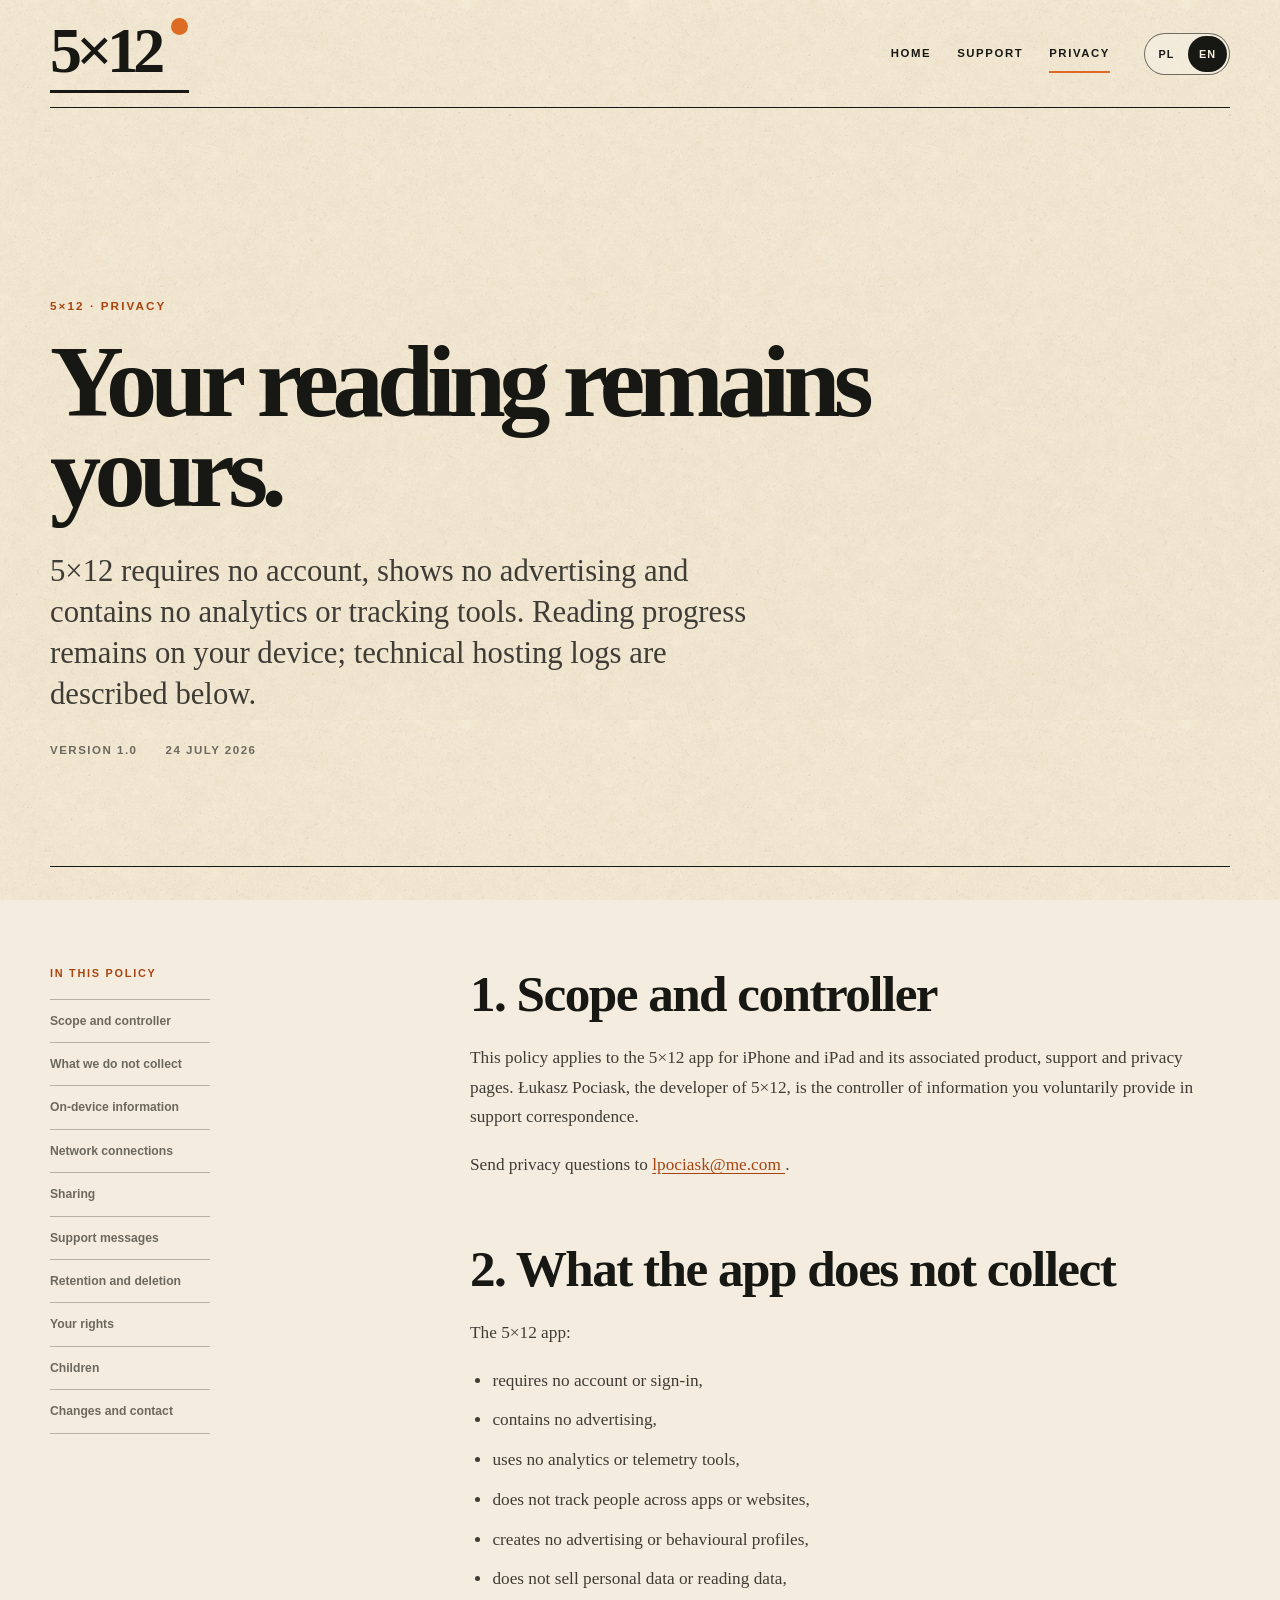
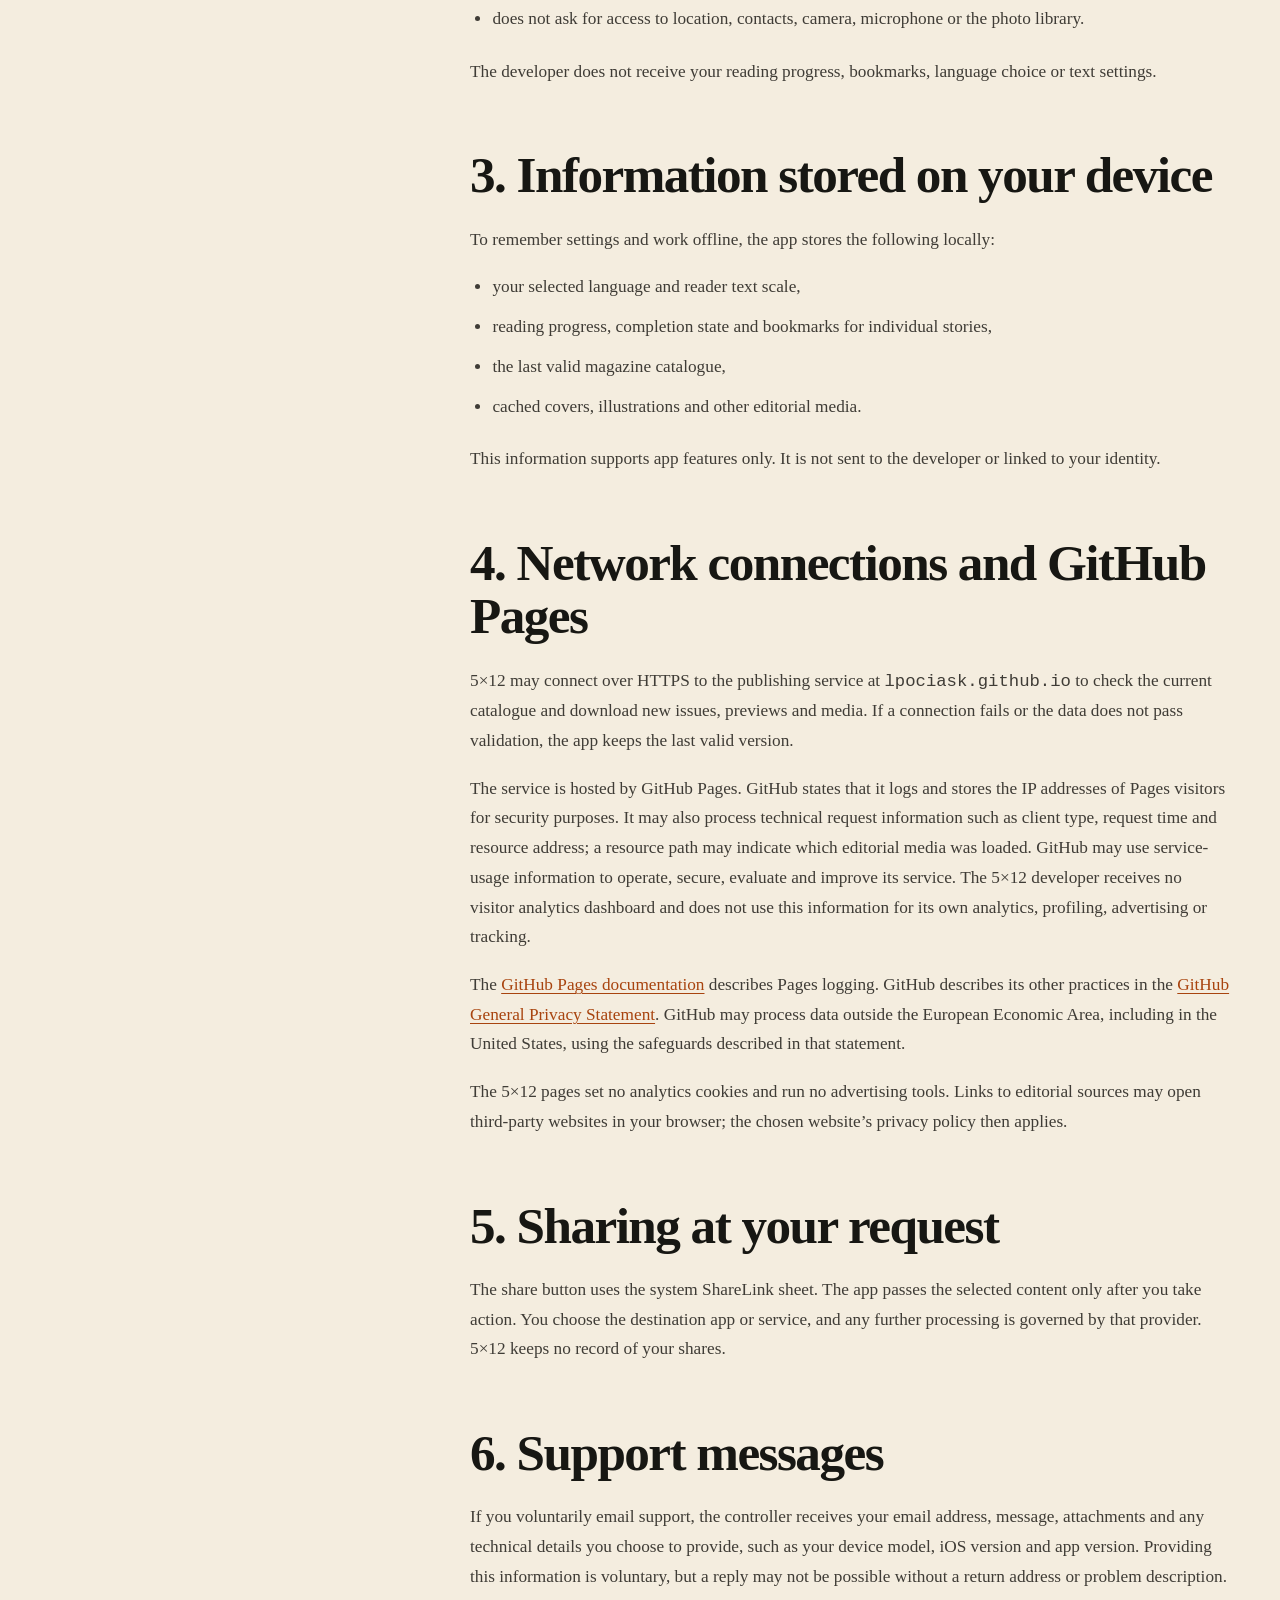
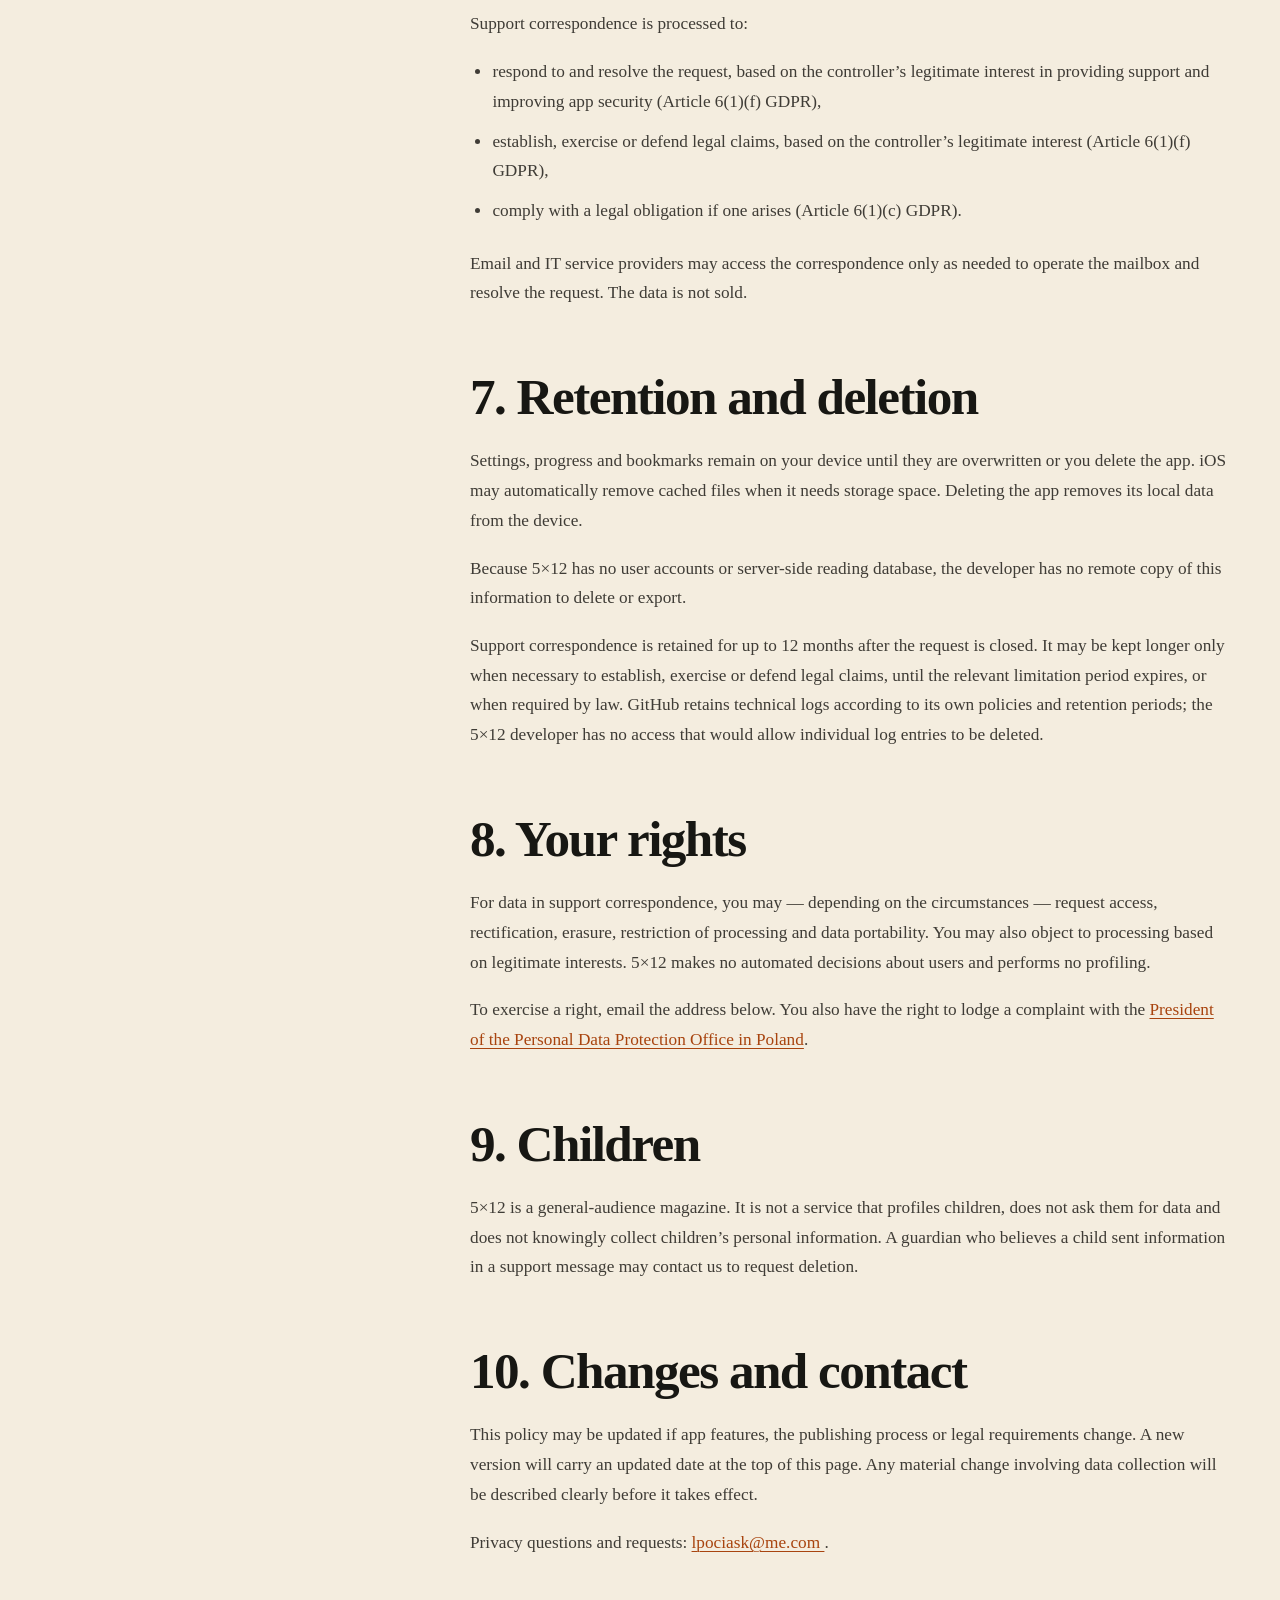
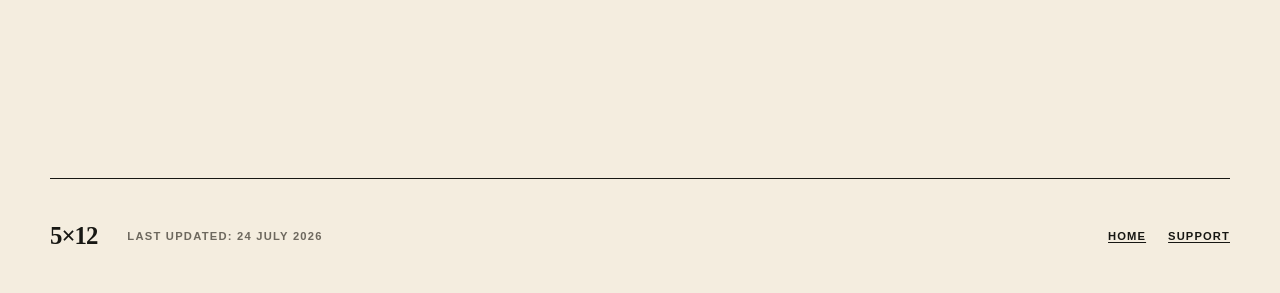
<file: peloton/5x12/privacy/index.html>
<!doctype html>
<html lang="pl">
  <head>
    <meta charset="UTF-8" />
    <meta name="viewport" content="width=device-width, initial-scale=1.0, viewport-fit=cover" />
    <meta name="theme-color" content="#f4eddf" />
    <meta name="color-scheme" content="light" />
    <meta name="robots" content="index,follow" />
    <meta name="referrer" content="strict-origin-when-cross-origin" />
    <meta
      name="description"
      content="Polityka prywatności aplikacji 5×12: dane lokalne, hosting treści i kontakt ze wsparciem."
    />
    <meta property="og:type" content="article" />
    <meta property="og:site_name" content="5×12" />
    <meta property="og:url" content="https://lpociask.github.io/peloton/5x12/privacy/" />
    <meta property="og:title" content="Polityka prywatności — 5×12" />
    <meta
      property="og:description"
      content="Jak aplikacja 5×12 przechowuje ustawienia, postęp czytania i pobraną treść."
    />
    <meta
      property="og:image"
      content="https://lpociask.github.io/peloton/5x12/assets/og-5x12.jpg"
    />
    <meta property="og:image:width" content="1200" />
    <meta property="og:image:height" content="630" />
    <meta property="og:image:alt" content="5×12 — Pięć tekstów. Jedna godzina." />
    <meta name="twitter:card" content="summary_large_image" />
    <meta name="twitter:title" content="Polityka prywatności — 5×12" />
    <meta
      name="twitter:description"
      content="Jak aplikacja 5×12 przechowuje ustawienia, postęp czytania i pobraną treść."
    />
    <meta
      name="twitter:image"
      content="https://lpociask.github.io/peloton/5x12/assets/og-5x12.jpg"
    />
    <meta name="twitter:image:alt" content="5×12 — Pięć tekstów. Jedna godzina." />
    <link rel="canonical" href="https://lpociask.github.io/peloton/5x12/privacy/" />
    <link
      rel="alternate"
      hreflang="pl"
      href="https://lpociask.github.io/peloton/5x12/privacy/"
    />
    <link
      rel="alternate"
      hreflang="en"
      href="https://lpociask.github.io/peloton/5x12/privacy/?lang=en"
    />
    <link
      rel="alternate"
      hreflang="x-default"
      href="https://lpociask.github.io/peloton/5x12/privacy/"
    />
    <link rel="icon" href="../assets/app-icon.png" />
    <link rel="apple-touch-icon" href="../assets/app-icon.png" />
    <link rel="stylesheet" href="../assets/site.css" />
    <script src="../assets/site.js" defer></script>
    <title>Polityka prywatności — 5×12</title>
  </head>
  <body
    data-title-pl="Polityka prywatności — 5×12"
    data-title-en="Privacy Policy — 5×12"
    data-description-pl="Polityka prywatności aplikacji 5×12: dane lokalne, hosting treści i kontakt ze wsparciem."
    data-description-en="The 5×12 app privacy policy: local data, content hosting and support contact."
  >
    <a class="skip-link" href="#main" data-lang="pl">Przejdź do treści</a>
    <a class="skip-link" href="#main" data-lang="en" hidden>Skip to content</a>

    <header class="site-header">
      <a class="wordmark" href="../" aria-label="5×12" data-language-link>5×12</a>

      <nav class="site-nav" aria-label="Główna nawigacja" data-lang="pl">
        <a href="../" data-language-link>Start</a>
        <a href="../support/" data-language-link>Wsparcie</a>
        <a href="./" aria-current="page" data-language-link>Prywatność</a>
      </nav>
      <nav class="site-nav" aria-label="Main navigation" data-lang="en" hidden>
        <a href="../" data-language-link>Home</a>
        <a href="../support/" data-language-link>Support</a>
        <a href="./" aria-current="page" data-language-link>Privacy</a>
      </nav>

      <div class="language-switch" role="group" aria-label="Język / Language">
        <button type="button" data-lang-switch="pl" aria-pressed="true" aria-label="Pokaż po polsku">
          PL
        </button>
        <button type="button" data-lang-switch="en" aria-pressed="false" aria-label="Show in English">
          EN
        </button>
      </div>
    </header>

    <main class="page" id="main">
      <div data-lang="pl">
        <header class="page-intro">
          <p class="eyebrow">5×12 · prywatność</p>
          <h1>Twoje czytanie zostaje Twoje.</h1>
          <p class="lead">
            5×12 nie wymaga konta, nie wyświetla reklam i nie zawiera narzędzi
            analitycznych ani śledzących. Postęp czytania pozostaje na urządzeniu;
            techniczne logi hostingu opisujemy poniżej.
          </p>
          <p class="meta">
            <span>Wersja 1.0</span>
            <time datetime="2026-07-24">24 lipca 2026</time>
          </p>
        </header>

        <div class="reading-layout">
          <nav class="reading-nav" aria-label="Spis polityki prywatności">
            <p>W tej polityce</p>
            <ol>
              <li><a href="#pl-zakres">Zakres i administrator</a></li>
              <li><a href="#pl-nie-zbieramy">Czego nie zbieramy</a></li>
              <li><a href="#pl-lokalnie">Dane na urządzeniu</a></li>
              <li><a href="#pl-siec">Połączenia sieciowe</a></li>
              <li><a href="#pl-udostepnianie">Udostępnianie</a></li>
              <li><a href="#pl-wsparcie">Wiadomości do wsparcia</a></li>
              <li><a href="#pl-retencja">Retencja i usunięcie</a></li>
              <li><a href="#pl-prawa">Twoje prawa</a></li>
              <li><a href="#pl-dzieci">Dzieci</a></li>
              <li><a href="#pl-zmiany">Zmiany i kontakt</a></li>
            </ol>
          </nav>

          <article class="prose">
            <section id="pl-zakres">
              <h2>1. Zakres i administrator</h2>
              <p>
                Ta polityka dotyczy aplikacji 5×12 na iPhone’a i iPada oraz
                towarzyszących jej stron produktu, wsparcia i prywatności.
                Administratorem informacji przekazanych dobrowolnie w korespondencji
                ze wsparciem jest Łukasz Pociask, deweloper aplikacji 5×12.
              </p>
              <p>
                Pytania dotyczące prywatności możesz wysłać na
                <a href="mailto:lpociask@me.com?subject=5%C3%9712%20%E2%80%94%20prywatno%C5%9B%C4%87">
                  lpociask@me.com
                </a>.
              </p>
            </section>

            <section id="pl-nie-zbieramy">
              <h2>2. Czego aplikacja nie zbiera</h2>
              <p>Aplikacja 5×12:</p>
              <ul>
                <li>nie wymaga zakładania konta ani logowania,</li>
                <li>nie zawiera reklam,</li>
                <li>nie używa narzędzi analitycznych ani telemetrycznych,</li>
                <li>nie śledzi użytkowników między aplikacjami lub witrynami,</li>
                <li>nie tworzy profili reklamowych ani behawioralnych,</li>
                <li>nie sprzedaje danych osobowych ani danych o czytaniu,</li>
                <li>nie prosi o dostęp do lokalizacji, kontaktów, aparatu, mikrofonu ani biblioteki zdjęć.</li>
              </ul>
              <p>
                Deweloper nie otrzymuje postępu czytania, listy zakładek, wybranego
                języka ani ustawień tekstu.
              </p>
            </section>

            <section id="pl-lokalnie">
              <h2>3. Informacje przechowywane na urządzeniu</h2>
              <p>
                Aby aplikacja pamiętała ustawienia i działała offline, przechowuje
                lokalnie:
              </p>
              <ul>
                <li>wybrany język i skalę tekstu czytnika,</li>
                <li>postęp czytania, stan ukończenia i zakładki dla poszczególnych materiałów,</li>
                <li>ostatni poprawnie pobrany katalog magazynów,</li>
                <li>cache pobranych okładek, ilustracji i innych mediów redakcyjnych.</li>
              </ul>
              <p>
                Te informacje służą wyłącznie funkcjom aplikacji. Nie są wysyłane do
                dewelopera i nie są łączone z tożsamością użytkownika.
              </p>
            </section>

            <section id="pl-siec">
              <h2>4. Połączenia sieciowe i GitHub Pages</h2>
              <p>
                5×12 może łączyć się przez HTTPS z serwisem wydawniczym pod adresem
                <code>lpociask.github.io</code>, aby sprawdzać aktualny katalog,
                pobierać nowe numery, zapowiedzi oraz media. Jeśli połączenie się nie
                powiedzie lub dane nie przejdą walidacji, aplikacja zachowuje ostatnią
                poprawną wersję.
              </p>
              <p>
                Serwis jest hostowany przez GitHub Pages. GitHub informuje, że dla
                bezpieczeństwa rejestruje i przechowuje adresy IP osób odwiedzających
                strony Pages. Może także przetwarzać techniczne informacje o żądaniu,
                takie jak typ klienta, czas i adres zasobu; ścieżka zasobu może
                wskazywać, które medium redakcyjne zostało pobrane. GitHub może używać
                danych o korzystaniu z usługi do jej działania, zabezpieczania,
                oceny i ulepszania. Deweloper 5×12 nie otrzymuje panelu analityki
                odwiedzających i nie używa tych informacji do własnej analityki,
                profilowania, reklam ani śledzenia.
              </p>
              <p>
                Informację o logach Pages zawiera
                <a
                  href="https://docs.github.com/en/pages/getting-started-with-github-pages/what-is-github-pages"
                  target="_blank"
                  rel="noopener noreferrer"
                >dokumentacja GitHub Pages</a>.
                Pozostałe zasady GitHub opisuje
                <a
                  href="https://docs.github.com/en/site-policy/privacy-policies/github-general-privacy-statement"
                  target="_blank"
                  rel="noopener noreferrer"
                >GitHub General Privacy Statement</a>.
                GitHub może przetwarzać dane poza Europejskim Obszarem Gospodarczym,
                w tym w Stanach Zjednoczonych, z zastosowaniem zabezpieczeń opisanych
                w swoim oświadczeniu o prywatności.
              </p>
              <p>
                Strony 5×12 nie instalują własnych cookies analitycznych i nie
                uruchamiają narzędzi reklamowych. Linki do źródeł redakcyjnych mogą
                otwierać zewnętrzne witryny w przeglądarce; wtedy obowiązuje polityka
                prywatności wybranej witryny.
              </p>
            </section>

            <section id="pl-udostepnianie">
              <h2>5. Udostępnianie na żądanie</h2>
              <p>
                Przycisk udostępniania korzysta z systemowego arkusza ShareLink.
                Aplikacja przekazuje wybraną treść dopiero po działaniu użytkownika.
                To użytkownik wybiera docelową aplikację lub usługę, a dalsze
                przetwarzanie podlega zasadom tego dostawcy. 5×12 nie zapisuje listy
                udostępnień.
              </p>
            </section>

            <section id="pl-wsparcie">
              <h2>6. Wiadomości do wsparcia</h2>
              <p>
                Jeśli dobrowolnie napiszesz do wsparcia, administrator otrzyma Twój
                adres e-mail, treść wiadomości, załączniki oraz informacje techniczne,
                które samodzielnie podasz, na przykład model urządzenia, wersję iOS
                i wersję aplikacji. Podanie tych informacji jest dobrowolne, ale bez
                adresu zwrotnego lub opisu problemu odpowiedź może nie być możliwa.
              </p>
              <p>Dane z korespondencji są przetwarzane, aby:</p>
              <ul>
                <li>
                  odpowiedzieć i rozwiązać zgłoszenie — na podstawie prawnie
                  uzasadnionego interesu administratora polegającego na zapewnianiu
                  wsparcia i ulepszaniu bezpieczeństwa aplikacji
                  (art. 6 ust. 1 lit. f RODO),
                </li>
                <li>
                  zabezpieczyć lub dochodzić roszczeń — na podstawie prawnie
                  uzasadnionego interesu administratora (art. 6 ust. 1 lit. f RODO),
                </li>
                <li>
                  wykonać obowiązek prawny, jeśli powstanie — na podstawie
                  art. 6 ust. 1 lit. c RODO.
                </li>
              </ul>
              <p>
                Dostęp do korespondencji mogą uzyskać wyłącznie dostawcy poczty
                elektronicznej i usług IT w zakresie potrzebnym do utrzymania
                skrzynki oraz rozwiązania zgłoszenia. Dane nie są sprzedawane.
              </p>
            </section>

            <section id="pl-retencja">
              <h2>7. Retencja i usunięcie</h2>
              <p>
                Ustawienia, postęp i zakładki pozostają na urządzeniu do czasu ich
                nadpisania lub usunięcia aplikacji. iOS może automatycznie usunąć pliki
                cache, gdy potrzebuje miejsca. Usunięcie aplikacji usuwa jej lokalne
                dane z urządzenia.
              </p>
              <p>
                Ponieważ 5×12 nie prowadzi kont użytkowników ani serwerowej bazy
                postępu, deweloper nie ma zdalnej kopii tych informacji do usunięcia
                lub wyeksportowania.
              </p>
              <p>
                Korespondencja ze wsparciem jest przechowywana do 12 miesięcy od
                zamknięcia zgłoszenia. Może być zachowana dłużej tylko wtedy, gdy jest
                to niezbędne do ustalenia, dochodzenia lub obrony roszczeń — do upływu
                odpowiedniego terminu przedawnienia — albo gdy wymaga tego prawo.
                Techniczne logi GitHub są przechowywane zgodnie z zasadami i okresami
                określonymi przez GitHub; deweloper 5×12 nie ma dostępu pozwalającego
                usuwać pojedyncze wpisy z tych logów.
              </p>
            </section>

            <section id="pl-prawa">
              <h2>8. Twoje prawa</h2>
              <p>
                W odniesieniu do danych z korespondencji możesz — zależnie od
                okoliczności — żądać dostępu, sprostowania, usunięcia, ograniczenia
                przetwarzania i przeniesienia danych. Możesz również wnieść sprzeciw
                wobec przetwarzania opartego na prawnie uzasadnionym interesie.
                5×12 nie podejmuje wobec użytkowników zautomatyzowanych decyzji
                i nie prowadzi profilowania.
              </p>
              <p>
                Aby skorzystać z prawa, napisz na adres wskazany poniżej. Masz także
                prawo złożyć skargę do
                <a
                  href="https://uodo.gov.pl/"
                  target="_blank"
                  rel="noopener noreferrer"
                >Prezesa Urzędu Ochrony Danych Osobowych</a>.
              </p>
            </section>

            <section id="pl-dzieci">
              <h2>9. Dzieci</h2>
              <p>
                5×12 jest magazynem dla ogólnego odbiorcy. Nie jest usługą
                profilującą dzieci, nie prosi o ich dane i nie zbiera świadomie danych
                osobowych dzieci. Jeśli opiekun uważa, że dziecko przesłało informacje
                w wiadomości do wsparcia, może skontaktować się w sprawie ich usunięcia.
              </p>
            </section>

            <section id="pl-zmiany">
              <h2>10. Zmiany i kontakt</h2>
              <p>
                Ta polityka może zostać zaktualizowana, jeśli zmienią się funkcje
                aplikacji, sposób publikowania treści lub wymagania prawne. Nowa wersja
                otrzyma zaktualizowaną datę na początku strony. Istotna zmiana
                dotycząca zbierania danych zostanie opisana jasno przed jej wejściem
                w życie.
              </p>
              <p>
                Pytania i prośby dotyczące prywatności:
                <a href="mailto:lpociask@me.com?subject=5%C3%9712%20%E2%80%94%20prywatno%C5%9B%C4%87">
                  lpociask@me.com
                </a>.
              </p>
            </section>
          </article>
        </div>
      </div>

      <div data-lang="en" hidden>
        <header class="page-intro">
          <p class="eyebrow">5×12 · privacy</p>
          <h1>Your reading remains yours.</h1>
          <p class="lead">
            5×12 requires no account, shows no advertising and contains no analytics
            or tracking tools. Reading progress remains on your device; technical
            hosting logs are described below.
          </p>
          <p class="meta">
            <span>Version 1.0</span>
            <time datetime="2026-07-24">24 July 2026</time>
          </p>
        </header>

        <div class="reading-layout">
          <nav class="reading-nav" aria-label="Privacy policy contents">
            <p>In this policy</p>
            <ol>
              <li><a href="#en-scope">Scope and controller</a></li>
              <li><a href="#en-no-collection">What we do not collect</a></li>
              <li><a href="#en-local">On-device information</a></li>
              <li><a href="#en-network">Network connections</a></li>
              <li><a href="#en-sharing">Sharing</a></li>
              <li><a href="#en-support">Support messages</a></li>
              <li><a href="#en-retention">Retention and deletion</a></li>
              <li><a href="#en-rights">Your rights</a></li>
              <li><a href="#en-children">Children</a></li>
              <li><a href="#en-changes">Changes and contact</a></li>
            </ol>
          </nav>

          <article class="prose">
            <section id="en-scope">
              <h2>1. Scope and controller</h2>
              <p>
                This policy applies to the 5×12 app for iPhone and iPad and its
                associated product, support and privacy pages. Łukasz Pociask, the
                developer of 5×12, is the controller of information you voluntarily
                provide in support correspondence.
              </p>
              <p>
                Send privacy questions to
                <!-- Local draft: confirm this address before publishing. -->
                <a href="mailto:lpociask@me.com?subject=5%C3%9712%20%E2%80%94%20privacy">
                  lpociask@me.com
                </a>.
              </p>
            </section>

            <section id="en-no-collection">
              <h2>2. What the app does not collect</h2>
              <p>The 5×12 app:</p>
              <ul>
                <li>requires no account or sign-in,</li>
                <li>contains no advertising,</li>
                <li>uses no analytics or telemetry tools,</li>
                <li>does not track people across apps or websites,</li>
                <li>creates no advertising or behavioural profiles,</li>
                <li>does not sell personal data or reading data,</li>
                <li>does not ask for access to location, contacts, camera, microphone or the photo library.</li>
              </ul>
              <p>
                The developer does not receive your reading progress, bookmarks,
                language choice or text settings.
              </p>
            </section>

            <section id="en-local">
              <h2>3. Information stored on your device</h2>
              <p>
                To remember settings and work offline, the app stores the following
                locally:
              </p>
              <ul>
                <li>your selected language and reader text scale,</li>
                <li>reading progress, completion state and bookmarks for individual stories,</li>
                <li>the last valid magazine catalogue,</li>
                <li>cached covers, illustrations and other editorial media.</li>
              </ul>
              <p>
                This information supports app features only. It is not sent to the
                developer or linked to your identity.
              </p>
            </section>

            <section id="en-network">
              <h2>4. Network connections and GitHub Pages</h2>
              <p>
                5×12 may connect over HTTPS to the publishing service at
                <code>lpociask.github.io</code> to check the current catalogue and
                download new issues, previews and media. If a connection fails or the
                data does not pass validation, the app keeps the last valid version.
              </p>
              <p>
                The service is hosted by GitHub Pages. GitHub states that it logs and
                stores the IP addresses of Pages visitors for security purposes. It
                may also process technical request information such as client type,
                request time and resource address; a resource path may indicate which
                editorial media was loaded. GitHub may use service-usage information
                to operate, secure, evaluate and improve its service. The 5×12
                developer receives no visitor analytics dashboard and does not use
                this information for its own analytics, profiling, advertising or
                tracking.
              </p>
              <p>
                The
                <a
                  href="https://docs.github.com/en/pages/getting-started-with-github-pages/what-is-github-pages"
                  target="_blank"
                  rel="noopener noreferrer"
                >GitHub Pages documentation</a>
                describes Pages logging. GitHub describes its other practices in the
                <a
                  href="https://docs.github.com/en/site-policy/privacy-policies/github-general-privacy-statement"
                  target="_blank"
                  rel="noopener noreferrer"
                >GitHub General Privacy Statement</a>.
                GitHub may process data outside the European Economic Area, including
                in the United States, using the safeguards described in that statement.
              </p>
              <p>
                The 5×12 pages set no analytics cookies and run no advertising tools.
                Links to editorial sources may open third-party websites in your
                browser; the chosen website’s privacy policy then applies.
              </p>
            </section>

            <section id="en-sharing">
              <h2>5. Sharing at your request</h2>
              <p>
                The share button uses the system ShareLink sheet. The app passes the
                selected content only after you take action. You choose the destination
                app or service, and any further processing is governed by that
                provider. 5×12 keeps no record of your shares.
              </p>
            </section>

            <section id="en-support">
              <h2>6. Support messages</h2>
              <p>
                If you voluntarily email support, the controller receives your email
                address, message, attachments and any technical details you choose to
                provide, such as your device model, iOS version and app version.
                Providing this information is voluntary, but a reply may not be
                possible without a return address or problem description.
              </p>
              <p>Support correspondence is processed to:</p>
              <ul>
                <li>
                  respond to and resolve the request, based on the controller’s
                  legitimate interest in providing support and improving app security
                  (Article 6(1)(f) GDPR),
                </li>
                <li>
                  establish, exercise or defend legal claims, based on the controller’s
                  legitimate interest (Article 6(1)(f) GDPR),
                </li>
                <li>
                  comply with a legal obligation if one arises
                  (Article 6(1)(c) GDPR).
                </li>
              </ul>
              <p>
                Email and IT service providers may access the correspondence only as
                needed to operate the mailbox and resolve the request. The data is not
                sold.
              </p>
            </section>

            <section id="en-retention">
              <h2>7. Retention and deletion</h2>
              <p>
                Settings, progress and bookmarks remain on your device until they are
                overwritten or you delete the app. iOS may automatically remove cached
                files when it needs storage space. Deleting the app removes its local
                data from the device.
              </p>
              <p>
                Because 5×12 has no user accounts or server-side reading database, the
                developer has no remote copy of this information to delete or export.
              </p>
              <p>
                Support correspondence is retained for up to 12 months after the
                request is closed. It may be kept longer only when necessary to
                establish, exercise or defend legal claims, until the relevant
                limitation period expires, or when required by law. GitHub retains
                technical logs according to its own policies and retention periods;
                the 5×12 developer has no access that would allow individual log
                entries to be deleted.
              </p>
            </section>

            <section id="en-rights">
              <h2>8. Your rights</h2>
              <p>
                For data in support correspondence, you may — depending on the
                circumstances — request access, rectification, erasure, restriction
                of processing and data portability. You may also object to processing
                based on legitimate interests. 5×12 makes no automated decisions
                about users and performs no profiling.
              </p>
              <p>
                To exercise a right, email the address below. You also have the right
                to lodge a complaint with the
                <a
                  href="https://uodo.gov.pl/en"
                  target="_blank"
                  rel="noopener noreferrer"
                >President of the Personal Data Protection Office in Poland</a>.
              </p>
            </section>

            <section id="en-children">
              <h2>9. Children</h2>
              <p>
                5×12 is a general-audience magazine. It is not a service that profiles
                children, does not ask them for data and does not knowingly collect
                children’s personal information. A guardian who believes a child sent
                information in a support message may contact us to request deletion.
              </p>
            </section>

            <section id="en-changes">
              <h2>10. Changes and contact</h2>
              <p>
                This policy may be updated if app features, the publishing process or
                legal requirements change. A new version will carry an updated date at
                the top of this page. Any material change involving data collection
                will be described clearly before it takes effect.
              </p>
              <p>
                Privacy questions and requests:
                <a href="mailto:lpociask@me.com?subject=5%C3%9712%20%E2%80%94%20privacy">
                  lpociask@me.com
                </a>.
              </p>
            </section>
          </article>
        </div>
      </div>
    </main>

    <footer class="site-footer">
      <strong>5×12</strong>
      <p data-lang="pl">Ostatnia aktualizacja: 24.07.2026</p>
      <p data-lang="en" hidden>Last updated: 24 July 2026</p>
      <nav class="footer-nav" aria-label="Stopka" data-lang="pl">
        <a href="../" data-language-link>Start</a>
        <a href="../support/" data-language-link>Wsparcie</a>
      </nav>
      <nav class="footer-nav" aria-label="Footer" data-lang="en" hidden>
        <a href="../" data-language-link>Home</a>
        <a href="../support/" data-language-link>Support</a>
      </nav>
    </footer>
  </body>
</html>
</file>
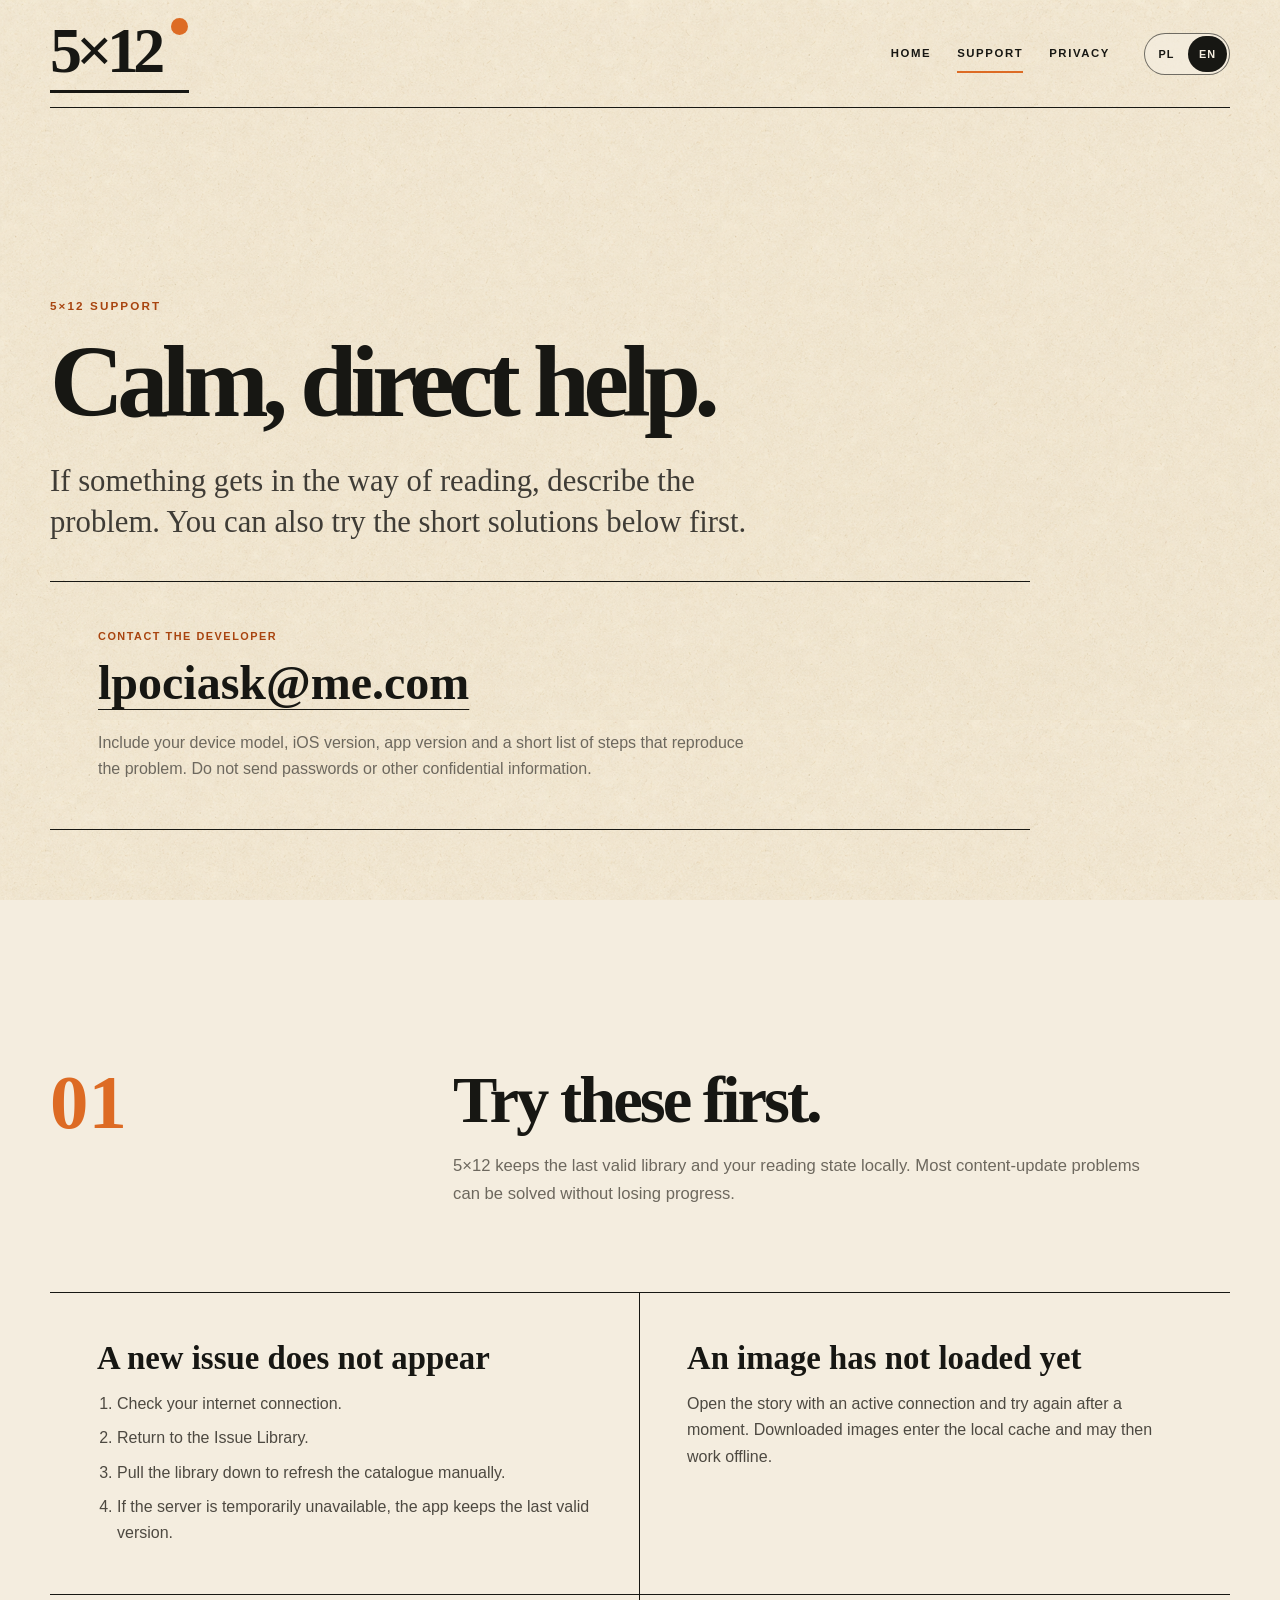
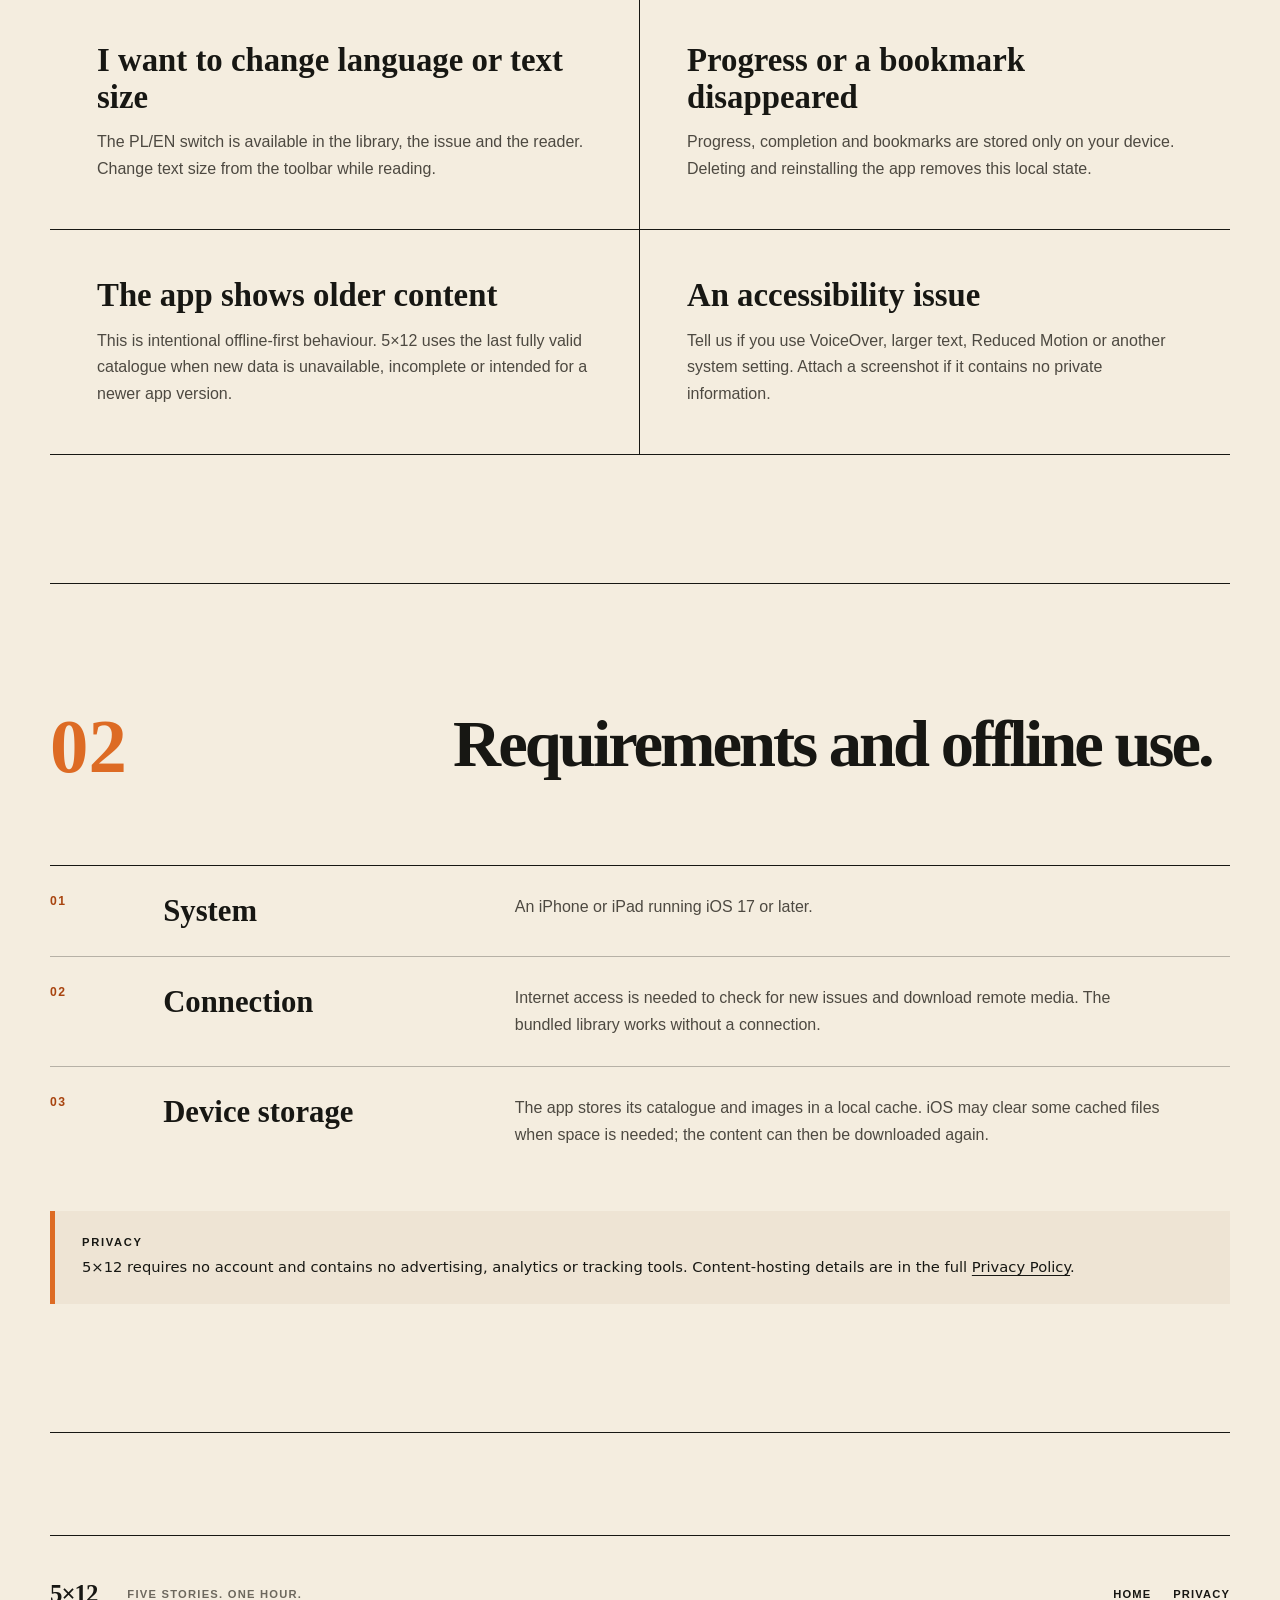
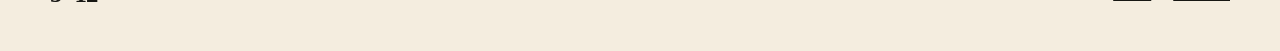
<file: peloton/5x12/support/index.html>
<!doctype html>
<html lang="pl">
  <head>
    <meta charset="UTF-8" />
    <meta name="viewport" content="width=device-width, initial-scale=1.0, viewport-fit=cover" />
    <meta name="theme-color" content="#f4eddf" />
    <meta name="color-scheme" content="light" />
    <meta name="robots" content="index,follow" />
    <meta name="referrer" content="strict-origin-when-cross-origin" />
    <meta
      name="description"
      content="Pomoc i kontakt dla użytkowników aplikacji 5×12 na iPhone’a i iPada."
    />
    <meta property="og:type" content="website" />
    <meta property="og:site_name" content="5×12" />
    <meta property="og:url" content="https://lpociask.github.io/peloton/5x12/support/" />
    <meta property="og:title" content="Wsparcie — 5×12" />
    <meta
      property="og:description"
      content="Pomoc, wymagania i kontakt dla użytkowników aplikacji 5×12."
    />
    <meta
      property="og:image"
      content="https://lpociask.github.io/peloton/5x12/assets/og-5x12.jpg"
    />
    <meta property="og:image:width" content="1200" />
    <meta property="og:image:height" content="630" />
    <meta property="og:image:alt" content="5×12 — Pięć tekstów. Jedna godzina." />
    <meta name="twitter:card" content="summary_large_image" />
    <meta name="twitter:title" content="Wsparcie — 5×12" />
    <meta
      name="twitter:description"
      content="Pomoc, wymagania i kontakt dla użytkowników aplikacji 5×12."
    />
    <meta
      name="twitter:image"
      content="https://lpociask.github.io/peloton/5x12/assets/og-5x12.jpg"
    />
    <meta name="twitter:image:alt" content="5×12 — Pięć tekstów. Jedna godzina." />
    <link rel="canonical" href="https://lpociask.github.io/peloton/5x12/support/" />
    <link
      rel="alternate"
      hreflang="pl"
      href="https://lpociask.github.io/peloton/5x12/support/"
    />
    <link
      rel="alternate"
      hreflang="en"
      href="https://lpociask.github.io/peloton/5x12/support/?lang=en"
    />
    <link
      rel="alternate"
      hreflang="x-default"
      href="https://lpociask.github.io/peloton/5x12/support/"
    />
    <link rel="icon" href="../assets/app-icon.png" />
    <link rel="apple-touch-icon" href="../assets/app-icon.png" />
    <link rel="stylesheet" href="../assets/site.css" />
    <script src="../assets/site.js" defer></script>
    <title>Wsparcie — 5×12</title>
  </head>
  <body
    data-title-pl="Wsparcie — 5×12"
    data-title-en="Support — 5×12"
    data-description-pl="Pomoc i kontakt dla użytkowników aplikacji 5×12 na iPhone’a i iPada."
    data-description-en="Help and contact information for people using the 5×12 app on iPhone and iPad."
  >
    <a class="skip-link" href="#main" data-lang="pl">Przejdź do treści</a>
    <a class="skip-link" href="#main" data-lang="en" hidden>Skip to content</a>

    <header class="site-header">
      <a class="wordmark" href="../" aria-label="5×12" data-language-link>5×12</a>

      <nav class="site-nav" aria-label="Główna nawigacja" data-lang="pl">
        <a href="../" data-language-link>Start</a>
        <a href="./" aria-current="page" data-language-link>Wsparcie</a>
        <a href="../privacy/" data-language-link>Prywatność</a>
      </nav>
      <nav class="site-nav" aria-label="Main navigation" data-lang="en" hidden>
        <a href="../" data-language-link>Home</a>
        <a href="./" aria-current="page" data-language-link>Support</a>
        <a href="../privacy/" data-language-link>Privacy</a>
      </nav>

      <div class="language-switch" role="group" aria-label="Język / Language">
        <button type="button" data-lang-switch="pl" aria-pressed="true" aria-label="Pokaż po polsku">
          PL
        </button>
        <button type="button" data-lang-switch="en" aria-pressed="false" aria-label="Show in English">
          EN
        </button>
      </div>
    </header>

    <main class="page" id="main">
      <div data-lang="pl">
        <header class="page-intro">
          <p class="eyebrow">Wsparcie 5×12</p>
          <h1>Pomoc bez pośpiechu.</h1>
          <p class="lead">
            Jeśli coś przeszkadza w czytaniu, opisz problem. Najpierw możesz też
            sprawdzić krótkie rozwiązania poniżej.
          </p>
          <div class="contact-panel">
            <small>Kontakt z deweloperem</small>
            <a href="mailto:lpociask@me.com?subject=5%C3%9712%20%E2%80%94%20wsparcie">
              lpociask@me.com
            </a>
            <p>
              W zgłoszeniu podaj model urządzenia, wersję iOS, wersję aplikacji i
              krótką listę kroków prowadzących do problemu. Nie wysyłaj haseł ani
              innych poufnych danych.
            </p>
          </div>
        </header>

        <section class="section">
          <header class="section-heading">
            <span class="section-index" aria-hidden="true">01</span>
            <div>
              <h2>Najpierw sprawdź.</h2>
              <p>
                5×12 zachowuje ostatnią poprawną bibliotekę i lokalny stan czytania.
                Większość problemów z nową treścią można rozwiązać bez utraty postępu.
              </p>
            </div>
          </header>

          <div class="support-grid">
            <article class="support-item">
              <h3>Nowy numer nie pojawia się</h3>
              <ol>
                <li>Sprawdź połączenie z internetem.</li>
                <li>Wróć do Biblioteki wydań.</li>
                <li>Przeciągnij bibliotekę w dół, aby ręcznie odświeżyć katalog.</li>
                <li>Jeśli serwer jest chwilowo niedostępny, aplikacja pozostawi ostatnią poprawną wersję.</li>
              </ol>
            </article>
            <article class="support-item">
              <h3>Grafika jeszcze się nie wczytała</h3>
              <p>
                Otwórz materiał przy aktywnym połączeniu i spróbuj ponownie po chwili.
                Pobrane grafiki trafiają do lokalnego cache i później mogą działać bez sieci.
              </p>
            </article>
            <article class="support-item">
              <h3>Chcę zmienić język lub rozmiar tekstu</h3>
              <p>
                Przełącznik PL/EN jest dostępny w bibliotece, numerze i czytniku.
                Rozmiar tekstu zmienisz z paska narzędzi podczas czytania.
              </p>
            </article>
            <article class="support-item">
              <h3>Postęp albo zakładka zniknęły</h3>
              <p>
                Postęp, ukończenie i zakładki są przechowywane wyłącznie na urządzeniu.
                Usunięcie i ponowna instalacja aplikacji usuwa ten lokalny stan.
              </p>
            </article>
            <article class="support-item">
              <h3>Aplikacja pokazuje starszą treść</h3>
              <p>
                To bezpieczne zachowanie offline-first. 5×12 używa ostatniego w pełni
                poprawnego katalogu, gdy nowe dane są niedostępne, niekompletne lub
                przeznaczone dla nowszej wersji aplikacji.
              </p>
            </article>
            <article class="support-item">
              <h3>Problem z dostępnością</h3>
              <p>
                W zgłoszeniu napisz, czy korzystasz z VoiceOver, większego tekstu,
                Reduced Motion albo innego ustawienia systemowego. Dołącz zrzut ekranu,
                jeśli nie zawiera prywatnych informacji.
              </p>
            </article>
          </div>
        </section>

        <section class="section">
          <header class="section-heading">
            <span class="section-index" aria-hidden="true">02</span>
            <div>
              <h2>Wymagania i działanie offline.</h2>
            </div>
          </header>
          <ol class="feature-list">
            <li class="feature">
              <span class="feature-number">01</span>
              <h3>System</h3>
              <p>iPhone lub iPad z systemem iOS 17 albo nowszym.</p>
            </li>
            <li class="feature">
              <span class="feature-number">02</span>
              <h3>Połączenie</h3>
              <p>
                Internet jest potrzebny do sprawdzania nowych numerów i pobierania
                zdalnych mediów. Biblioteka dołączona do aplikacji działa bez połączenia.
              </p>
            </li>
            <li class="feature">
              <span class="feature-number">03</span>
              <h3>Miejsce na urządzeniu</h3>
              <p>
                Aplikacja zapisuje katalog i grafiki w lokalnym cache. iOS może usunąć
                część cache, gdy urządzenie potrzebuje miejsca; treść można wtedy pobrać ponownie.
              </p>
            </li>
          </ol>
          <div class="notice">
            <strong>Prywatność</strong>
            <p>
              5×12 nie wymaga konta i nie zawiera reklam, narzędzi analitycznych ani
              śledzenia. Szczegóły technicznego hostingu treści znajdziesz w
              <a href="../privacy/" data-language-link>Polityce prywatności</a>.
            </p>
          </div>
        </section>
      </div>

      <div data-lang="en" hidden>
        <header class="page-intro">
          <p class="eyebrow">5×12 support</p>
          <h1>Calm, direct help.</h1>
          <p class="lead">
            If something gets in the way of reading, describe the problem. You can
            also try the short solutions below first.
          </p>
          <div class="contact-panel">
            <small>Contact the developer</small>
            <!-- Local draft: confirm this address before publishing. -->
            <a href="mailto:lpociask@me.com?subject=5%C3%9712%20%E2%80%94%20support">
              lpociask@me.com
            </a>
            <p>
              Include your device model, iOS version, app version and a short list of
              steps that reproduce the problem. Do not send passwords or other
              confidential information.
            </p>
          </div>
        </header>

        <section class="section">
          <header class="section-heading">
            <span class="section-index" aria-hidden="true">01</span>
            <div>
              <h2>Try these first.</h2>
              <p>
                5×12 keeps the last valid library and your reading state locally.
                Most content-update problems can be solved without losing progress.
              </p>
            </div>
          </header>

          <div class="support-grid">
            <article class="support-item">
              <h3>A new issue does not appear</h3>
              <ol>
                <li>Check your internet connection.</li>
                <li>Return to the Issue Library.</li>
                <li>Pull the library down to refresh the catalogue manually.</li>
                <li>If the server is temporarily unavailable, the app keeps the last valid version.</li>
              </ol>
            </article>
            <article class="support-item">
              <h3>An image has not loaded yet</h3>
              <p>
                Open the story with an active connection and try again after a moment.
                Downloaded images enter the local cache and may then work offline.
              </p>
            </article>
            <article class="support-item">
              <h3>I want to change language or text size</h3>
              <p>
                The PL/EN switch is available in the library, the issue and the reader.
                Change text size from the toolbar while reading.
              </p>
            </article>
            <article class="support-item">
              <h3>Progress or a bookmark disappeared</h3>
              <p>
                Progress, completion and bookmarks are stored only on your device.
                Deleting and reinstalling the app removes this local state.
              </p>
            </article>
            <article class="support-item">
              <h3>The app shows older content</h3>
              <p>
                This is intentional offline-first behaviour. 5×12 uses the last fully
                valid catalogue when new data is unavailable, incomplete or intended
                for a newer app version.
              </p>
            </article>
            <article class="support-item">
              <h3>An accessibility issue</h3>
              <p>
                Tell us if you use VoiceOver, larger text, Reduced Motion or another
                system setting. Attach a screenshot if it contains no private information.
              </p>
            </article>
          </div>
        </section>

        <section class="section">
          <header class="section-heading">
            <span class="section-index" aria-hidden="true">02</span>
            <div>
              <h2>Requirements and offline use.</h2>
            </div>
          </header>
          <ol class="feature-list">
            <li class="feature">
              <span class="feature-number">01</span>
              <h3>System</h3>
              <p>An iPhone or iPad running iOS 17 or later.</p>
            </li>
            <li class="feature">
              <span class="feature-number">02</span>
              <h3>Connection</h3>
              <p>
                Internet access is needed to check for new issues and download remote
                media. The bundled library works without a connection.
              </p>
            </li>
            <li class="feature">
              <span class="feature-number">03</span>
              <h3>Device storage</h3>
              <p>
                The app stores its catalogue and images in a local cache. iOS may clear
                some cached files when space is needed; the content can then be downloaded again.
              </p>
            </li>
          </ol>
          <div class="notice">
            <strong>Privacy</strong>
            <p>
              5×12 requires no account and contains no advertising, analytics or
              tracking tools. Content-hosting details are in the full
              <a href="../privacy/" data-language-link>Privacy Policy</a>.
            </p>
          </div>
        </section>
      </div>
    </main>

    <footer class="site-footer">
      <strong>5×12</strong>
      <p data-lang="pl">Pięć tekstów. Jedna godzina.</p>
      <p data-lang="en" hidden>Five stories. One hour.</p>
      <nav class="footer-nav" aria-label="Stopka" data-lang="pl">
        <a href="../" data-language-link>Start</a>
        <a href="../privacy/" data-language-link>Prywatność</a>
      </nav>
      <nav class="footer-nav" aria-label="Footer" data-lang="en" hidden>
        <a href="../" data-language-link>Home</a>
        <a href="../privacy/" data-language-link>Privacy</a>
      </nav>
    </footer>
  </body>
</html>
</file>
<file: peloton/assets/index-TcoND3u4.css>
@font-face{font-family:Newsreader;font-style:normal;font-display:swap;font-weight:400;src:url(/peloton/assets/newsreader-vietnamese-400-normal-DdKr49mV.woff2) format("woff2"),url(/peloton/assets/newsreader-vietnamese-400-normal-BekUZro8.woff) format("woff");unicode-range:U+0102-0103,U+0110-0111,U+0128-0129,U+0168-0169,U+01A0-01A1,U+01AF-01B0,U+0300-0301,U+0303-0304,U+0308-0309,U+0323,U+0329,U+1EA0-1EF9,U+20AB}@font-face{font-family:Newsreader;font-style:normal;font-display:swap;font-weight:400;src:url(/peloton/assets/newsreader-latin-ext-400-normal-svq1FPys.woff2) format("woff2"),url(/peloton/assets/newsreader-latin-ext-400-normal-DYA1XoQK.woff) format("woff");unicode-range:U+0100-02BA,U+02BD-02C5,U+02C7-02CC,U+02CE-02D7,U+02DD-02FF,U+0304,U+0308,U+0329,U+1D00-1DBF,U+1E00-1E9F,U+1EF2-1EFF,U+2020,U+20A0-20AB,U+20AD-20C0,U+2113,U+2C60-2C7F,U+A720-A7FF}@font-face{font-family:Newsreader;font-style:normal;font-display:swap;font-weight:400;src:url(/peloton/assets/newsreader-latin-400-normal-BFBkh4jY.woff2) format("woff2"),url(/peloton/assets/newsreader-latin-400-normal-gRTjlS2D.woff) format("woff");unicode-range:U+0000-00FF,U+0131,U+0152-0153,U+02BB-02BC,U+02C6,U+02DA,U+02DC,U+0304,U+0308,U+0329,U+2000-206F,U+20AC,U+2122,U+2191,U+2193,U+2212,U+2215,U+FEFF,U+FFFD}@font-face{font-family:Newsreader;font-style:normal;font-display:swap;font-weight:500;src:url(/peloton/assets/newsreader-vietnamese-500-normal-CL6a8tp2.woff2) format("woff2"),url(/peloton/assets/newsreader-vietnamese-500-normal-BEAbKU8A.woff) format("woff");unicode-range:U+0102-0103,U+0110-0111,U+0128-0129,U+0168-0169,U+01A0-01A1,U+01AF-01B0,U+0300-0301,U+0303-0304,U+0308-0309,U+0323,U+0329,U+1EA0-1EF9,U+20AB}@font-face{font-family:Newsreader;font-style:normal;font-display:swap;font-weight:500;src:url(/peloton/assets/newsreader-latin-ext-500-normal-BNHmvKvI.woff2) format("woff2"),url(/peloton/assets/newsreader-latin-ext-500-normal-CZruMFou.woff) format("woff");unicode-range:U+0100-02BA,U+02BD-02C5,U+02C7-02CC,U+02CE-02D7,U+02DD-02FF,U+0304,U+0308,U+0329,U+1D00-1DBF,U+1E00-1E9F,U+1EF2-1EFF,U+2020,U+20A0-20AB,U+20AD-20C0,U+2113,U+2C60-2C7F,U+A720-A7FF}@font-face{font-family:Newsreader;font-style:normal;font-display:swap;font-weight:500;src:url(/peloton/assets/newsreader-latin-500-normal-B66TYsaK.woff2) format("woff2"),url(/peloton/assets/newsreader-latin-500-normal-DFwuUcdu.woff) format("woff");unicode-range:U+0000-00FF,U+0131,U+0152-0153,U+02BB-02BC,U+02C6,U+02DA,U+02DC,U+0304,U+0308,U+0329,U+2000-206F,U+20AC,U+2122,U+2191,U+2193,U+2212,U+2215,U+FEFF,U+FFFD}@font-face{font-family:Newsreader;font-style:normal;font-display:swap;font-weight:600;src:url(/peloton/assets/newsreader-vietnamese-600-normal-CaH84vfx.woff2) format("woff2"),url(/peloton/assets/newsreader-vietnamese-600-normal-CVAR0otO.woff) format("woff");unicode-range:U+0102-0103,U+0110-0111,U+0128-0129,U+0168-0169,U+01A0-01A1,U+01AF-01B0,U+0300-0301,U+0303-0304,U+0308-0309,U+0323,U+0329,U+1EA0-1EF9,U+20AB}@font-face{font-family:Newsreader;font-style:normal;font-display:swap;font-weight:600;src:url(/peloton/assets/newsreader-latin-ext-600-normal-BXv5iMHi.woff2) format("woff2"),url(/peloton/assets/newsreader-latin-ext-600-normal-BrbfzHZ5.woff) format("woff");unicode-range:U+0100-02BA,U+02BD-02C5,U+02C7-02CC,U+02CE-02D7,U+02DD-02FF,U+0304,U+0308,U+0329,U+1D00-1DBF,U+1E00-1E9F,U+1EF2-1EFF,U+2020,U+20A0-20AB,U+20AD-20C0,U+2113,U+2C60-2C7F,U+A720-A7FF}@font-face{font-family:Newsreader;font-style:normal;font-display:swap;font-weight:600;src:url(/peloton/assets/newsreader-latin-600-normal-30OJ_TG_.woff2) format("woff2"),url(/peloton/assets/newsreader-latin-600-normal-DUnT2r2g.woff) format("woff");unicode-range:U+0000-00FF,U+0131,U+0152-0153,U+02BB-02BC,U+02C6,U+02DA,U+02DC,U+0304,U+0308,U+0329,U+2000-206F,U+20AC,U+2122,U+2191,U+2193,U+2212,U+2215,U+FEFF,U+FFFD}@font-face{font-family:Inter;font-style:normal;font-display:swap;font-weight:400;src:url(/peloton/assets/inter-cyrillic-ext-400-normal-BQZuk6qB.woff2) format("woff2"),url(/peloton/assets/inter-cyrillic-ext-400-normal-DQukG94-.woff) format("woff");unicode-range:U+0460-052F,U+1C80-1C8A,U+20B4,U+2DE0-2DFF,U+A640-A69F,U+FE2E-FE2F}@font-face{font-family:Inter;font-style:normal;font-display:swap;font-weight:400;src:url(/peloton/assets/inter-cyrillic-400-normal-obahsSVq.woff2) format("woff2"),url(/peloton/assets/inter-cyrillic-400-normal-HOLc17fK.woff) format("woff");unicode-range:U+0301,U+0400-045F,U+0490-0491,U+04B0-04B1,U+2116}@font-face{font-family:Inter;font-style:normal;font-display:swap;font-weight:400;src:url(/peloton/assets/inter-greek-ext-400-normal-DGGRlc-M.woff2) format("woff2"),url(/peloton/assets/inter-greek-ext-400-normal-KugGGMne.woff) format("woff");unicode-range:U+1F00-1FFF}@font-face{font-family:Inter;font-style:normal;font-display:swap;font-weight:400;src:url(/peloton/assets/inter-greek-400-normal-B4URO6DV.woff2) format("woff2"),url(/peloton/assets/inter-greek-400-normal-q2sYcFCs.woff) format("woff");unicode-range:U+0370-0377,U+037A-037F,U+0384-038A,U+038C,U+038E-03A1,U+03A3-03FF}@font-face{font-family:Inter;font-style:normal;font-display:swap;font-weight:400;src:url(/peloton/assets/inter-vietnamese-400-normal-DMkecbls.woff2) format("woff2"),url(/peloton/assets/inter-vietnamese-400-normal-Bbgyi5SW.woff) format("woff");unicode-range:U+0102-0103,U+0110-0111,U+0128-0129,U+0168-0169,U+01A0-01A1,U+01AF-01B0,U+0300-0301,U+0303-0304,U+0308-0309,U+0323,U+0329,U+1EA0-1EF9,U+20AB}@font-face{font-family:Inter;font-style:normal;font-display:swap;font-weight:400;src:url(/peloton/assets/inter-latin-ext-400-normal-C1nco2VV.woff2) format("woff2"),url(/peloton/assets/inter-latin-ext-400-normal-77YHD8bZ.woff) format("woff");unicode-range:U+0100-02BA,U+02BD-02C5,U+02C7-02CC,U+02CE-02D7,U+02DD-02FF,U+0304,U+0308,U+0329,U+1D00-1DBF,U+1E00-1E9F,U+1EF2-1EFF,U+2020,U+20A0-20AB,U+20AD-20C0,U+2113,U+2C60-2C7F,U+A720-A7FF}@font-face{font-family:Inter;font-style:normal;font-display:swap;font-weight:400;src:url(/peloton/assets/inter-latin-400-normal-C38fXH4l.woff2) format("woff2"),url(/peloton/assets/inter-latin-400-normal-CyCys3Eg.woff) format("woff");unicode-range:U+0000-00FF,U+0131,U+0152-0153,U+02BB-02BC,U+02C6,U+02DA,U+02DC,U+0304,U+0308,U+0329,U+2000-206F,U+20AC,U+2122,U+2191,U+2193,U+2212,U+2215,U+FEFF,U+FFFD}@font-face{font-family:Inter;font-style:normal;font-display:swap;font-weight:500;src:url(/peloton/assets/inter-cyrillic-ext-500-normal-B0yAr1jD.woff2) format("woff2"),url(/peloton/assets/inter-cyrillic-ext-500-normal-BmqWE9Dz.woff) format("woff");unicode-range:U+0460-052F,U+1C80-1C8A,U+20B4,U+2DE0-2DFF,U+A640-A69F,U+FE2E-FE2F}@font-face{font-family:Inter;font-style:normal;font-display:swap;font-weight:500;src:url(/peloton/assets/inter-cyrillic-500-normal-BasfLYem.woff2) format("woff2"),url(/peloton/assets/inter-cyrillic-500-normal-CxZf_p3X.woff) format("woff");unicode-range:U+0301,U+0400-045F,U+0490-0491,U+04B0-04B1,U+2116}@font-face{font-family:Inter;font-style:normal;font-display:swap;font-weight:500;src:url(/peloton/assets/inter-greek-ext-500-normal-C4iEst2y.woff2) format("woff2"),url(/peloton/assets/inter-greek-ext-500-normal-2j5mBUwD.woff) format("woff");unicode-range:U+1F00-1FFF}@font-face{font-family:Inter;font-style:normal;font-display:swap;font-weight:500;src:url(/peloton/assets/inter-greek-500-normal-BIZE56-Y.woff2) format("woff2"),url(/peloton/assets/inter-greek-500-normal-Xzm54t5V.woff) format("woff");unicode-range:U+0370-0377,U+037A-037F,U+0384-038A,U+038C,U+038E-03A1,U+03A3-03FF}@font-face{font-family:Inter;font-style:normal;font-display:swap;font-weight:500;src:url(/peloton/assets/inter-vietnamese-500-normal-DOriooB6.woff2) format("woff2"),url(/peloton/assets/inter-vietnamese-500-normal-mJboJaSs.woff) format("woff");unicode-range:U+0102-0103,U+0110-0111,U+0128-0129,U+0168-0169,U+01A0-01A1,U+01AF-01B0,U+0300-0301,U+0303-0304,U+0308-0309,U+0323,U+0329,U+1EA0-1EF9,U+20AB}@font-face{font-family:Inter;font-style:normal;font-display:swap;font-weight:500;src:url(/peloton/assets/inter-latin-ext-500-normal-CV4jyFjo.woff2) format("woff2"),url(/peloton/assets/inter-latin-ext-500-normal-BxGbmqWO.woff) format("woff");unicode-range:U+0100-02BA,U+02BD-02C5,U+02C7-02CC,U+02CE-02D7,U+02DD-02FF,U+0304,U+0308,U+0329,U+1D00-1DBF,U+1E00-1E9F,U+1EF2-1EFF,U+2020,U+20A0-20AB,U+20AD-20C0,U+2113,U+2C60-2C7F,U+A720-A7FF}@font-face{font-family:Inter;font-style:normal;font-display:swap;font-weight:500;src:url(/peloton/assets/inter-latin-500-normal-Cerq10X2.woff2) format("woff2"),url(/peloton/assets/inter-latin-500-normal-BL9OpVg8.woff) format("woff");unicode-range:U+0000-00FF,U+0131,U+0152-0153,U+02BB-02BC,U+02C6,U+02DA,U+02DC,U+0304,U+0308,U+0329,U+2000-206F,U+20AC,U+2122,U+2191,U+2193,U+2212,U+2215,U+FEFF,U+FFFD}@font-face{font-family:Inter;font-style:normal;font-display:swap;font-weight:600;src:url(/peloton/assets/inter-cyrillic-ext-600-normal-Dfes3d0z.woff2) format("woff2"),url(/peloton/assets/inter-cyrillic-ext-600-normal-Bcila6Z-.woff) format("woff");unicode-range:U+0460-052F,U+1C80-1C8A,U+20B4,U+2DE0-2DFF,U+A640-A69F,U+FE2E-FE2F}@font-face{font-family:Inter;font-style:normal;font-display:swap;font-weight:600;src:url(/peloton/assets/inter-cyrillic-600-normal-CWCymEST.woff2) format("woff2"),url(/peloton/assets/inter-cyrillic-600-normal-4D_pXhcN.woff) format("woff");unicode-range:U+0301,U+0400-045F,U+0490-0491,U+04B0-04B1,U+2116}@font-face{font-family:Inter;font-style:normal;font-display:swap;font-weight:600;src:url(/peloton/assets/inter-greek-ext-600-normal-DRtmH8MT.woff2) format("woff2"),url(/peloton/assets/inter-greek-ext-600-normal-B8X0CLgF.woff) format("woff");unicode-range:U+1F00-1FFF}@font-face{font-family:Inter;font-style:normal;font-display:swap;font-weight:600;src:url(/peloton/assets/inter-greek-600-normal-plRanbMR.woff2) format("woff2"),url(/peloton/assets/inter-greek-600-normal-BZpKdvQh.woff) format("woff");unicode-range:U+0370-0377,U+037A-037F,U+0384-038A,U+038C,U+038E-03A1,U+03A3-03FF}@font-face{font-family:Inter;font-style:normal;font-display:swap;font-weight:600;src:url(/peloton/assets/inter-vietnamese-600-normal-Cc8MFFhd.woff2) format("woff2"),url(/peloton/assets/inter-vietnamese-600-normal-BuLX-rYi.woff) format("woff");unicode-range:U+0102-0103,U+0110-0111,U+0128-0129,U+0168-0169,U+01A0-01A1,U+01AF-01B0,U+0300-0301,U+0303-0304,U+0308-0309,U+0323,U+0329,U+1EA0-1EF9,U+20AB}@font-face{font-family:Inter;font-style:normal;font-display:swap;font-weight:600;src:url(/peloton/assets/inter-latin-ext-600-normal-D2bJ5OIk.woff2) format("woff2"),url(/peloton/assets/inter-latin-ext-600-normal-CIVaiw4L.woff) format("woff");unicode-range:U+0100-02BA,U+02BD-02C5,U+02C7-02CC,U+02CE-02D7,U+02DD-02FF,U+0304,U+0308,U+0329,U+1D00-1DBF,U+1E00-1E9F,U+1EF2-1EFF,U+2020,U+20A0-20AB,U+20AD-20C0,U+2113,U+2C60-2C7F,U+A720-A7FF}@font-face{font-family:Inter;font-style:normal;font-display:swap;font-weight:600;src:url(/peloton/assets/inter-latin-600-normal-LgqL8muc.woff2) format("woff2"),url(/peloton/assets/inter-latin-600-normal-CiBQ2DWP.woff) format("woff");unicode-range:U+0000-00FF,U+0131,U+0152-0153,U+02BB-02BC,U+02C6,U+02DA,U+02DC,U+0304,U+0308,U+0329,U+2000-206F,U+20AC,U+2122,U+2191,U+2193,U+2212,U+2215,U+FEFF,U+FFFD}:root{color:#171713;background:#2a2924;font-family:Inter,system-ui,sans-serif;font-synthesis:none;--paper: #f4eddf;--ink: #171713;--muted-ink: #666157;--line: #8a816e;--orange: #ed6f08;--olive: #777860}*{box-sizing:border-box}html,body{margin:0;min-width:320px;min-height:100%;overflow:hidden;-webkit-font-smoothing:antialiased;text-rendering:optimizeLegibility}button,a{-webkit-tap-highlight-color:transparent}button{color:inherit;font:inherit}button:focus-visible{outline:3px solid #315f8c;outline-offset:3px}.prototype-stage{min-height:100dvh;display:grid;place-items:center;background:var(--paper)}.mobile-prototype{width:100vw;height:100dvh;margin-inline:auto;overflow:hidden;position:relative;isolation:isolate;background-color:var(--paper);background-image:url(/peloton/assets/paper-texture.png);background-size:cover;box-shadow:none}.cover-screen,.contents-screen,.story-screen,.editorial-screen{position:absolute;top:0;right:0;bottom:0;left:0}.story-screen--issue-04{--orange: #b5522e;--olive: #677047}.story-screen--issue-03{--orange: #c9543e;--olive: #5f6f61}.cover-screen{overflow-x:hidden;overflow-y:auto;overscroll-behavior-y:contain;-webkit-overflow-scrolling:touch;scrollbar-color:rgb(23 23 19 / .35) transparent;scrollbar-width:thin}.cover-screen__current{width:100%;min-height:100dvh;display:grid;grid-template-rows:auto minmax(0,1fr) auto auto;gap:clamp(12px,2.1dvh,18px);padding:clamp(24px,4.1dvh,34px) 28px clamp(24px,4dvh,34px)}.cover-screen::-webkit-scrollbar{width:7px}.cover-screen::-webkit-scrollbar-thumb{border-radius:99px;background:#17171347}.masthead{min-height:79px;display:grid;grid-template-columns:minmax(0,1fr) auto;align-items:flex-start;column-gap:8px;position:relative}.masthead__wordmark{width:min(216px,100%);min-width:0;padding-bottom:9px;border-bottom:1px solid var(--ink);font-family:Newsreader,Georgia,serif;font-size:clamp(29px,calc(12.85vw - 12.12px),45px);font-weight:500;line-height:.94;letter-spacing:-.055em;white-space:nowrap}.masthead--wordmark-in-artwork .masthead__wordmark{visibility:hidden}.masthead__actions{display:flex;align-items:center;gap:7px;flex:none}.masthead__editors{min-height:34px;display:inline-flex;align-items:center;position:static;padding:0 1px;border:0;border-bottom:2px solid var(--orange);background:transparent;color:var(--ink);cursor:pointer;font-size:8px;font-weight:700;letter-spacing:.14em;line-height:1;text-transform:uppercase;transition:color .16s ease,border-color .16s ease}.masthead__editors:hover{color:var(--orange)}.language-switch{height:34px;display:inline-flex;align-items:center;gap:2px;padding:2px;border:1px solid rgb(23 23 19 / .62);border-radius:999px;background:#f4eddfb3}.language-switch button{min-width:29px;height:28px;padding:0 7px;border:0;border-radius:999px;background:transparent;color:var(--muted-ink);cursor:pointer;font-size:9px;font-weight:700;letter-spacing:.08em;transition:background-color .16s ease,color .16s ease}.language-switch button[aria-pressed=true]{background:var(--ink);color:var(--paper)}.language-switch button:hover:not([aria-pressed=true]){background:#17171312;color:var(--ink)}.language-switch--compact{height:30px}.language-switch--compact button{min-width:27px;height:24px;padding-inline:6px;font-size:8px}.icon-button{width:44px;height:44px;display:inline-grid;place-items:center;padding:0;border:0;border-radius:50%;background:transparent;cursor:pointer;transition:background-color .16s ease,transform .16s ease}.icon-button:hover{background:#17171312}.icon-button:active{transform:scale(.95)}.issue-cover{width:100%;height:100%;max-height:522px;align-self:start;min-height:0;display:block;position:relative;padding:0;overflow:hidden;border:1.5px solid var(--ink);border-radius:5px;background:#eee5d4;box-shadow:0 13px 22px #29231a38;cursor:pointer;transform-style:preserve-3d;perspective:1200px}.issue-cover:before,.issue-cover:after{content:"";position:absolute;pointer-events:none}.issue-cover:before{width:52%;height:170%;top:-35%;left:-66%;z-index:2;background:linear-gradient(90deg,transparent 0%,rgb(255 249 233 / .02) 27%,rgb(255 249 233 / .2) 50%,rgb(255 249 233 / .03) 73%,transparent 100%);filter:blur(1px);mix-blend-mode:soft-light;opacity:0;transform:translate(0) rotate(10deg);animation:cover-paper-sheen 12s ease-in-out 1.8s infinite}.issue-cover:after{top:0;right:0;bottom:0;left:0;z-index:4;border:1px solid rgb(255 255 255 / .18);border-radius:inherit}.issue-cover picture{width:100%;height:100%;display:block}.issue-cover img{width:100%;height:100%;display:block;object-fit:cover;object-position:50% 48%}.issue-cover__art{transform-origin:54% 44%;backface-visibility:hidden;will-change:transform;animation:cover-art-drift 14s ease-in-out infinite}.issue-cover--complete-art{height:auto;aspect-ratio:3 / 4;align-self:center}.issue-cover--complete-art img{object-position:center}.issue-cover__title{position:absolute;top:52px;left:50%;z-index:3;transform:translate(-50%);color:var(--paper);font-family:Newsreader,Georgia,serif;font-size:clamp(41px,11vw,54px);font-weight:600;line-height:.82;letter-spacing:-.055em;white-space:nowrap;text-shadow:0 2px 6px rgb(0 0 0 / .62);pointer-events:none}@keyframes cover-art-drift{0%,to{transform:scale(1.008) translateZ(0)}50%{transform:scale(1.024) translate3d(-.22%,-.36%,0)}}@keyframes cover-paper-sheen{0%,28%{transform:translateZ(0) rotate(10deg);opacity:0}36%{opacity:.42}54%{transform:translate3d(350%,0,0) rotate(10deg);opacity:0}to{transform:translate3d(350%,0,0) rotate(10deg);opacity:0}}.issue-cover__number,.issue-cover__date{position:absolute;top:21px;z-index:3;font-family:Inter,sans-serif;font-size:13px;font-weight:600;letter-spacing:.035em;text-shadow:0 1px 0 rgb(244 237 223 / .78)}.issue-cover__number{left:20px;text-shadow:0 0 3px var(--paper),0 1px 0 var(--paper)}.issue-cover__date{right:20px;color:var(--paper);text-shadow:0 1px 2px rgb(0 0 0 / .72)}.issue-heading{display:grid;justify-items:center;gap:8px}.issue-heading__eyebrow,.issue-heading__dek,.cover-notes,.contents-heading-block__dek{display:none}.issue-heading h1{margin:0;font-family:Newsreader,Georgia,serif;font-size:clamp(36px,9.8vw,38px);font-weight:500;line-height:.95;letter-spacing:-.045em;text-transform:uppercase;white-space:nowrap}.issue-heading__rule{width:40px;height:2px;display:block;background:var(--olive)}.primary-action{min-height:52px;display:flex;align-items:center;justify-content:space-between;padding:0 19px 0 25px;border:1px solid rgb(125 67 17 / .25);border-radius:7px;background:var(--orange);color:#fffaf0;box-shadow:0 8px 18px #67360f2b;cursor:pointer;font-size:14px;font-weight:600;letter-spacing:.09em;transition:background-color .18s ease,transform .18s ease,box-shadow .18s ease}.primary-action:hover{background:#dc6305;box-shadow:0 10px 24px #67360f38}.primary-action:active{transform:translateY(1px)}.upcoming-issue{width:100%;min-height:100dvh;display:grid;align-content:center;gap:28px;position:relative;isolation:isolate;overflow:hidden;padding:52px 28px 64px;border-top:1px solid rgb(23 23 19 / .58)}.upcoming-issue__ghost{position:absolute;top:10px;right:-.03em;z-index:-1;color:#17171309;font-family:Newsreader,Georgia,serif;font-size:clamp(190px,66vw,290px);font-weight:500;line-height:.8;letter-spacing:-.09em;pointer-events:none}.upcoming-issue__copy,.upcoming-issue__figure{position:relative;z-index:1}.upcoming-issue__topline,.upcoming-issue__folio,.upcoming-issue__figure figcaption{display:flex;align-items:center;justify-content:space-between;gap:16px;font-size:9px;font-weight:650;letter-spacing:.12em;text-transform:uppercase}.upcoming-issue__topline{padding:10px 0;border-top:1px solid var(--ink);border-bottom:1px solid rgb(23 23 19 / .32)}.upcoming-issue__topline span:last-child{color:var(--orange)}.upcoming-issue__folio{margin:26px 0 0;color:var(--muted-ink)}.upcoming-issue h2{max-width:9ch;margin:12px 0 0;font-family:Newsreader,Georgia,serif;font-size:clamp(48px,14vw,62px);font-weight:500;line-height:.86;letter-spacing:-.052em;text-transform:uppercase;text-wrap:balance}.upcoming-issue__rule{width:52px;height:2px;display:block;margin-top:22px;background:var(--orange)}.upcoming-issue__dek{max-width:34ch;margin:18px 0 0;color:#302f2a;font-family:Newsreader,Georgia,serif;font-size:20px;line-height:1.32}.upcoming-issue__artist{margin:22px 0 0;color:var(--muted-ink);font-size:9px;font-weight:650;letter-spacing:.11em}.upcoming-issue__figure{width:100%;margin:0}.upcoming-issue__cover{width:100%;aspect-ratio:3 / 4;position:relative;overflow:hidden;border:1.5px solid var(--ink);border-radius:3px;background:#f4dfd8;box-shadow:0 18px 34px #29231a36}.upcoming-issue__cover picture{width:100%;height:100%;display:block}.upcoming-issue__cover img{width:100%;height:100%;display:block;object-fit:cover}.upcoming-issue--preview{scroll-margin-top:20px}.upcoming-issue__topics{grid-column:1 / -1;position:relative;z-index:1;margin-top:12px}.upcoming-issue__topics-label{margin:0;padding-bottom:14px;border-bottom:1px solid var(--ink);font-size:10px;font-weight:650;letter-spacing:.1em}.upcoming-issue__topics ol{list-style:none;margin:0;padding:0}.upcoming-issue__topics li{display:grid;grid-template-columns:26px minmax(0,1fr);gap:14px;padding:19px 0;border-bottom:1px solid rgb(23 23 19 / .22)}.upcoming-issue__topic-number{padding-top:6px;color:#a14926;font-size:11px;font-weight:650;letter-spacing:.04em}.upcoming-issue__topics h3{margin:0;font-family:Newsreader,Georgia,serif;font-size:27px;font-weight:500;line-height:1.05;letter-spacing:-.025em;text-wrap:balance}.upcoming-issue__topics li p{max-width:62ch;margin:8px 0 0;color:#4e4c43;font-size:13px;line-height:1.55}.upcoming-issue__note{margin:18px 0 0;color:var(--muted-ink);font-size:11px;line-height:1.55}@media(min-width:768px){.upcoming-issue__topics li{grid-template-columns:30px minmax(0,1fr);gap:20px;padding-block:22px}.upcoming-issue__topics li>div{display:grid;grid-template-columns:minmax(0,.9fr) minmax(0,1.1fr);align-items:baseline;gap:30px}.upcoming-issue__topics li p{margin-top:0;font-size:14px}.upcoming-issue__topics h3{font-size:32px}}@media(min-width:768px)and (max-width:1199px){.upcoming-issue.upcoming-issue--preview h2{font-size:clamp(42px,6vw,56px);line-height:.96}}.library-issue__cover-button{width:100%;display:block;padding:0;border:0;background:transparent;cursor:pointer}.library-issue__masthead,.library-issue__number,.library-issue__date{position:absolute;z-index:2;pointer-events:none}.library-issue__masthead{top:8%;left:50%;transform:translate(-50%);color:var(--paper);font-family:Newsreader,Georgia,serif;font-size:clamp(38px,10vw,58px);font-weight:600;line-height:.85;letter-spacing:-.055em;text-shadow:0 2px 6px rgb(0 0 0 / .62)}.library-issue__number,.library-issue__date{top:3.2%;font-size:10px;font-weight:700;letter-spacing:.06em;text-shadow:0 0 3px var(--paper),0 1px 0 var(--paper)}.library-issue__number{left:5%}.library-issue__date{right:5%}.library-issue__action{width:min(100%,360px);min-height:50px;display:flex;align-items:center;justify-content:space-between;gap:18px;margin-top:25px;padding:0 17px 0 20px;border:1px solid var(--ink);background:transparent;cursor:pointer;font-size:10px;font-weight:700;letter-spacing:.1em;transition:background-color .17s ease,color .17s ease}.library-issue__action:hover{background:var(--ink);color:var(--paper)}.upcoming-issue__figure figcaption{padding-top:12px;color:var(--muted-ink)}.publisher-apps{width:100%;position:relative;padding:48px 28px 54px;border-top:1px solid rgb(23 23 19 / .58)}.publisher-apps__header{display:grid;gap:13px;padding-bottom:28px;border-bottom:1px solid var(--ink)}.publisher-apps__kicker{margin:0 0 10px;color:var(--orange);font-size:9px;font-weight:700;letter-spacing:.14em}.publisher-apps h2{max-width:10ch;margin:0;font-family:Newsreader,Georgia,serif;font-size:clamp(42px,12vw,54px);font-weight:500;line-height:.9;letter-spacing:-.05em;text-wrap:balance}.publisher-apps__dek{max-width:34ch;margin:0;color:#34332e;font-family:Newsreader,Georgia,serif;font-size:19px;line-height:1.34}.publisher-apps__list{margin:0;padding:0;list-style:none}.publisher-apps__item{min-width:0;border-bottom:1px solid rgb(23 23 19 / .32)}.publisher-apps__item a{min-height:112px;display:grid;grid-template-columns:21px 48px minmax(0,1fr);grid-template-areas:"number icon copy" ". . store";align-items:start;gap:10px 13px;padding:18px 0;color:inherit;text-decoration:none}.publisher-apps__item a:focus-visible{outline:3px solid #315f8c;outline-offset:4px}.publisher-apps__number{grid-area:number;padding-top:2px;color:var(--orange);font-family:Newsreader,Georgia,serif;font-size:17px;font-weight:600}.publisher-apps__item img{grid-area:icon;width:48px;height:48px;display:block;border:1px solid rgb(23 23 19 / .28);border-radius:11px;filter:saturate(.72) contrast(.94);transition:filter .18s ease,transform .18s ease}.publisher-apps__copy{min-width:0;grid-area:copy;display:grid;gap:4px}.publisher-apps__copy small,.publisher-apps__store,.publisher-apps__folio{font-size:8.5px;font-weight:700;letter-spacing:.11em}.publisher-apps__copy small{color:var(--muted-ink)}.publisher-apps__copy strong{font-family:Newsreader,Georgia,serif;font-size:22px;font-weight:600;line-height:1;letter-spacing:-.02em;transition:color .18s ease}.publisher-apps__copy>span{max-width:33ch;color:#444138;font-size:12px;line-height:1.45}.publisher-apps__store{grid-area:store;display:inline-flex;align-items:center;gap:5px;color:var(--ink)}.publisher-apps__store svg{color:var(--orange);transition:transform .18s ease}.publisher-apps__item a:hover .publisher-apps__copy strong{color:#a74600}.publisher-apps__item a:hover img{filter:saturate(.96) contrast(1);transform:translateY(-1px)}.publisher-apps__item a:hover .publisher-apps__store svg{transform:translate(2px,-2px)}.publisher-apps__folio{display:flex;align-items:center;justify-content:space-between;gap:20px;padding-top:16px;color:var(--muted-ink)}.reader-bar{height:54px;display:grid;grid-template-columns:44px 1fr auto;align-items:center;border-bottom:1px solid rgb(23 23 19 / .72)}.reader-bar__brand{justify-self:center;font-family:Newsreader,Georgia,serif;font-size:22px;font-weight:600;letter-spacing:-.025em}.reader-bar__issue{font-size:11px;font-weight:600;letter-spacing:.08em}.reader-bar__tools{display:flex;align-items:center;justify-content:flex-end;gap:8px}.contents-screen{display:grid;grid-template-rows:54px minmax(0,1fr) 52px;gap:16px;padding:18px 24px 24px;overflow:hidden}.contents-sheet{min-height:0;display:flex;flex-direction:column;overflow:hidden;padding:18px 18px 14px;border:1px solid rgb(23 23 19 / .86);border-radius:3px;background:#f4eddfb3;box-shadow:0 8px 18px #29231a1a}.contents-meta{display:flex;align-items:center;justify-content:space-between;margin-bottom:15px;font-size:10px;font-weight:600;line-height:14px;letter-spacing:.09em}.contents-heading-block h1{margin:0;outline:none;font-family:Newsreader,Georgia,serif;font-size:45px;font-weight:500;line-height:.94;letter-spacing:-.04em}.contents-accent{width:42px;height:2px;display:block;margin-top:12px;background:var(--orange)}.story-list{flex:1;min-height:0;display:grid;grid-template-rows:repeat(var(--story-count, 4),minmax(0,1fr));margin:18px 0 0;padding:0;list-style:none;border-top:1px solid var(--ink)}.story-list li{min-height:0;border-bottom:1px solid rgb(23 23 19 / .34)}.story-list button{width:100%;height:100%;min-height:0;display:grid;grid-template-columns:26px minmax(0,1fr) 90px 16px;align-items:center;gap:8px;padding:12px 0;border:0;background:transparent;text-align:left;cursor:pointer;transition:background-color .16s ease,opacity .16s ease}.story-list button:hover{background:#17171309}.story-list button:active{opacity:.82}.story-list__number{align-self:start;padding-top:2px;color:var(--orange);font-family:Newsreader,Georgia,serif;font-size:23px;font-weight:600;line-height:1;letter-spacing:-.03em}.story-list__time{display:flex;align-items:center;gap:4px;color:var(--muted-ink);font-size:9.5px;font-weight:500;line-height:12px;letter-spacing:.04em;text-transform:uppercase}.story-list__copy{min-width:0;display:grid;align-content:center;gap:0}.story-list__copy small{font-size:9.5px;font-weight:600;line-height:12px;letter-spacing:.1em;text-transform:uppercase}.story-list__copy strong{margin-top:5px;font-family:Newsreader,Georgia,serif;font-size:23px;font-weight:500;line-height:.98;letter-spacing:-.025em;text-wrap:balance}.story-list__description{margin-top:7px;color:var(--muted-ink);font-size:10.5px;line-height:14px}.story-list__time{margin-top:7px}.story-list__thumb{width:90px;height:112px;align-self:center;display:block;position:relative;overflow:hidden;border:1px solid rgb(23 23 19 / .62);border-radius:2px;background:#d8cdb9}.story-list__thumb img{position:absolute;top:0;left:0;width:100%;height:300%;display:block;object-fit:cover;object-position:center;transition:transform .22s ease}.story-list__thumb--standalone img{width:100%;height:100%;object-fit:cover;transform:none}.story-list li:nth-child(2) .story-list__thumb--triptych img{transform:translateY(-33.333%)}.story-list li:nth-child(3) .story-list__thumb--triptych img{transform:translateY(-66.666%)}.story-list li:nth-child(1) button:hover .story-list__thumb--triptych img{transform:scale(1.02)}.story-list li:nth-child(2) button:hover .story-list__thumb--triptych img{transform:translateY(-33.333%) scale(1.02)}.story-list li:nth-child(3) button:hover .story-list__thumb--triptych img{transform:translateY(-66.666%) scale(1.02)}.story-list button:hover .story-list__thumb--standalone img{transform:scale(1.025)}.story-list__arrow{transition:transform .16s ease}.story-list button:hover .story-list__arrow{transform:translate(3px)}.contents-folio{min-height:28px;display:flex;align-items:flex-end;justify-content:space-between;padding-top:10px;border-top:1px solid rgb(23 23 19 / .28);color:var(--muted-ink);font-size:9.5px;font-weight:600;letter-spacing:.08em}.contents-action{width:100%}.story-screen{overflow-x:clip;overflow-y:auto;overscroll-behavior:contain;scrollbar-width:none}.story-screen::-webkit-scrollbar{display:none}.story-toolbar{height:70px;display:grid;position:sticky;top:0;z-index:5;grid-template-columns:44px 1fr auto;align-items:center;padding:0 12px;border-bottom:1px solid rgb(23 23 19 / .72);background:#f4eddff5;-webkit-backdrop-filter:blur(10px);backdrop-filter:blur(10px)}.story-toolbar__identity{display:grid;justify-items:center;gap:2px}.story-toolbar__identity>span{font-family:Newsreader,Georgia,serif;font-size:19px;font-weight:600;line-height:1;letter-spacing:-.025em}.story-toolbar__identity small{font-size:9px;font-weight:600;line-height:11px;letter-spacing:.1em}.story-toolbar__actions{display:flex;align-items:center;gap:1px}.story-toolbar__actions .language-switch{margin-right:3px}.story-progress{position:sticky;top:69px;z-index:3;height:2px;background:#1717131f}.story-progress span{height:100%;display:block;background:var(--orange);transition:width .12s linear}.share-notice-wrap{position:fixed;top:82px;left:50%;z-index:8;width:min(350px,calc(100vw - 40px));transform:translate(-50%);pointer-events:none}.share-notice{width:max-content;max-width:100%;margin:0 auto;padding:10px 14px;border:1px solid rgb(244 237 223 / .22);border-radius:999px;background:var(--ink);color:var(--paper);box-shadow:0 8px 20px #0003;font-size:12px;font-weight:600;letter-spacing:.02em}.article-opening{min-width:0;padding:30px 24px 27px}.article-opening__meta{display:flex;align-items:center;justify-content:space-between;margin-bottom:17px;font-size:10.5px;font-weight:600;line-height:14px;letter-spacing:.1em;text-transform:uppercase}.article-opening h1{max-width:100%;margin:0;outline:none;font-family:Newsreader,Georgia,serif;font-size:74px;font-weight:500;line-height:.82;letter-spacing:-.045em;text-transform:uppercase}.article-opening h1 span{display:block}.article-opening--zolty-gregario h1{font-size:clamp(58px,17vw,66px)}.article-opening__rule{width:44px;height:2px;display:block;margin:20px 0;background:var(--olive)}.article-opening__lead{max-width:340px;margin:0;font-family:Newsreader,Georgia,serif;font-size:20.5px;line-height:1.32}.article-opening__byline{margin:17px 0 0;font-size:10px;font-weight:600;line-height:14px;letter-spacing:.07em}.article-hero{margin:0}.article-hero>picture{min-height:0;display:block;overflow:hidden}.article-hero>picture>img{width:100%;height:min(610px,156vw);display:block;object-fit:cover;border-top:1px solid var(--ink);border-bottom:1px solid var(--ink)}.article-hero--landscape>picture>img{height:auto;aspect-ratio:3 / 2;object-fit:cover}.article-hero figcaption{display:grid;gap:4px;padding:11px 24px 22px;border-bottom:1px solid rgb(23 23 19 / .34);color:var(--muted-ink);font-size:11px;line-height:1.45}.article-hero figcaption small{font-size:9px;font-weight:600;letter-spacing:.08em}.story-body{padding:40px 26px 70px}.story-section{margin:0 0 46px}.story-section__label{margin:0 0 10px;color:var(--orange);font-family:Inter,sans-serif;font-size:9.5px;font-weight:600;letter-spacing:.12em;text-transform:uppercase}.story-section h2{margin:0 0 22px;font-family:Newsreader,Georgia,serif;font-size:35px;font-weight:500;line-height:1;letter-spacing:-.035em;text-wrap:balance}.story-section p:not(.story-section__label){margin:0 0 24px;font-family:Newsreader,Georgia,serif;font-size:19px;line-height:1.58}.story-section p:last-child{margin-bottom:0}.story-section--forecast{margin-top:8px;padding:28px 0 30px 20px;border-top:1px solid var(--ink);border-bottom:1px solid var(--ink);border-left:3px solid var(--orange)}.story-section--forecast .story-section__label{color:var(--ink)}.story-body__dropcap:first-letter{float:left;margin:6px 8px 0 0;color:var(--orange);font-family:Newsreader,Georgia,serif;font-size:66px;font-weight:500;line-height:.68}.story-thesis{margin:38px -6px 36px;padding:25px 6px 22px;border-top:1px solid var(--ink);border-bottom:1px solid var(--ink)}.story-thesis>span{display:block;margin-bottom:12px;color:var(--orange);font-size:8.5px;font-weight:700;letter-spacing:.13em}.story-thesis p{margin:0;font-family:Newsreader,Georgia,serif;font-size:31px;font-weight:500;line-height:1.05;letter-spacing:-.035em}.story-media{position:relative;margin:39px -26px 46px}.story-media picture{display:block;overflow:hidden;background:#d8cdb9}.story-media img{width:100%;display:block;object-fit:cover;aspect-ratio:3 / 2;border-top:1px solid var(--ink);border-bottom:1px solid var(--ink)}.story-media--wide img{aspect-ratio:16 / 9}.story-media--portrait,.story-media--square{width:86%;margin-inline:auto}.story-media--portrait img{aspect-ratio:4 / 5;border:1px solid var(--ink)}.story-media--square img{aspect-ratio:1;border:1px solid var(--ink)}.story-media--documentary picture{padding:clamp(7px,1vw,11px);border:1px solid rgb(23 23 19 / .5);background:var(--paper)}.story-media--documentary img{border:0;filter:saturate(.82) contrast(1.04) sepia(.06)}.story-media figcaption{display:grid;gap:4px;padding:10px 26px 0;color:var(--muted-ink);font-size:11px;line-height:1.4}.story-media figcaption small{font-size:8.5px;font-weight:600;letter-spacing:.08em}.story-media figcaption a{color:inherit;text-decoration-color:#17171361;text-decoration-thickness:1px;text-underline-offset:3px}.story-media figcaption a:hover{color:var(--ink);text-decoration-color:currentColor}.story-media__folio{position:absolute;top:10px;right:10px;padding:5px 7px 4px;border:1px solid rgb(23 23 19 / .58);background:#f4eddfe6;font-size:8px;font-weight:700;letter-spacing:.1em}.editorial-debate{margin:46px -26px 54px;padding:27px 26px 31px;border-top:5px solid var(--orange);background:var(--ink);color:var(--paper)}.editorial-debate__masthead{display:flex;align-items:center;justify-content:space-between;gap:16px;padding-bottom:13px;border-bottom:1px solid rgb(244 237 223 / .35);color:var(--orange);font-size:9px;font-weight:700;letter-spacing:.13em;text-transform:uppercase}.editorial-debate h2{max-width:760px;margin:27px 0 31px;font-family:Newsreader,Georgia,serif;font-size:34px;font-weight:500;line-height:1.02;letter-spacing:-.035em;text-wrap:balance}.editorial-debate__positions{display:grid;border-top:1px solid rgb(244 237 223 / .35)}.editorial-debate__positions section{padding:22px 0 23px;border-bottom:1px solid rgb(244 237 223 / .35)}.editorial-debate__positions section>p{margin:0 0 10px;color:var(--orange);font-size:9px;font-weight:700;letter-spacing:.12em;text-transform:uppercase}.editorial-debate__positions strong{display:block;margin-bottom:9px;font-family:Newsreader,Georgia,serif;font-size:23px;font-weight:500;line-height:1.08}.editorial-debate__positions section>span{display:block;color:#f4eddfc7;font-family:Newsreader,Georgia,serif;font-size:16px;line-height:1.45}.editorial-debate__verdict{margin-top:28px;padding-left:17px;border-left:3px solid var(--orange)}.editorial-debate__verdict>span{color:var(--orange);font-size:8.5px;font-weight:700;letter-spacing:.12em}.editorial-debate__verdict p{margin:8px 0 0;font-family:Newsreader,Georgia,serif;font-size:18px;line-height:1.4}.source-notes{margin:58px 0 12px;padding:26px 0 24px;border-top:2px solid var(--olive);border-bottom:1px solid var(--ink)}.source-notes>p{margin:0 0 10px;color:var(--olive);font-size:9.5px;font-weight:700;letter-spacing:.12em}.source-notes h2{margin:0 0 20px;font-family:Newsreader,Georgia,serif;font-size:32px;font-weight:500;line-height:1;letter-spacing:-.03em}.source-notes ol{margin:0;padding:0;list-style:none}.source-notes li+li{border-top:1px solid rgb(23 23 19 / .22)}.source-notes a{min-height:48px;display:flex;align-items:center;justify-content:space-between;gap:18px;color:inherit;font-family:Newsreader,Georgia,serif;font-size:16px;line-height:1.25;text-decoration:none}.source-notes a:hover{color:var(--orange)}.article-endnote{display:grid;grid-template-columns:1fr auto;gap:8px 18px;margin:54px 0 18px;padding:18px 0 4px;border-top:1px solid rgb(23 23 19 / .5);color:var(--muted-ink);font-size:9px;font-weight:600;letter-spacing:.08em;text-transform:uppercase}.article-endnote p{grid-column:1 / -1;margin:0;font-size:10px;font-weight:500;line-height:1.45;letter-spacing:.04em}.service-box{margin:56px 0 14px;padding:24px 0 22px;border-top:2px solid var(--orange);border-bottom:1px solid var(--ink)}.service-box>p{margin:0 0 11px;color:var(--orange);font-size:9.5px;font-weight:600;letter-spacing:.12em}.service-box h2{margin:0;font-family:Newsreader,Georgia,serif;font-size:33px;font-weight:500;line-height:1;letter-spacing:-.035em}.service-box ol{margin:24px 0 0;padding:0;list-style:none;counter-reset:service-step}.service-box li{display:grid;grid-template-columns:28px minmax(0,1fr);gap:12px;padding:12px 0;border-top:1px solid rgb(23 23 19 / .28);font-family:Newsreader,Georgia,serif;font-size:17px;line-height:1.4;counter-increment:service-step}.service-box li:before{content:counter(service-step,decimal-leading-zero);color:var(--orange);font-family:Inter,sans-serif;font-size:10px;font-weight:600;letter-spacing:.08em}.next-story{width:100%;min-height:92px;display:flex;align-items:center;justify-content:space-between;gap:18px;padding:16px 2px;border:0;border-top:1px solid var(--ink);border-bottom:1px solid var(--ink);background:transparent;text-align:left;cursor:pointer}.next-story>span{display:grid;gap:5px}.next-story small{font-size:9.5px;font-weight:600;letter-spacing:.1em}.next-story strong{font-family:Newsreader,Georgia,serif;font-size:27px;font-weight:500;line-height:1;letter-spacing:-.025em}.next-story svg{flex:0 0 auto;transition:transform .16s ease}.next-story:hover svg{transform:translate(4px)}.editorial-screen{display:grid;grid-template-rows:76px minmax(0,1fr);overflow:hidden;background:var(--paper)}.editorial-bar{display:grid;grid-template-columns:48px minmax(0,1fr) auto;align-items:center;gap:12px;padding:0 20px;border-bottom:1px solid var(--ink);background:#f4eddff0;-webkit-backdrop-filter:blur(9px);backdrop-filter:blur(9px);z-index:2}.editorial-bar__brand{justify-self:center;font-family:Newsreader,Georgia,serif;font-size:19px;font-weight:700;letter-spacing:-.025em}.editorial-bar__brand small{margin-left:6px;color:var(--orange);font-family:Inter,system-ui,sans-serif;font-size:8px;font-weight:700;letter-spacing:.11em;text-transform:uppercase}.editorial-scroll{min-height:0;overflow-x:hidden;overflow-y:auto;overscroll-behavior-y:contain;padding:34px 24px 28px;scrollbar-color:rgb(23 23 19 / .35) transparent;scrollbar-width:thin}.editorial-intro>p:first-child,.editorial-chief>p:first-child,.editorial-card__meta,.editorial-card__notes span,.editorial-card__assignment span,.editorial-folio{font-size:9px;font-weight:700;letter-spacing:.11em;text-transform:uppercase}.editorial-intro>p:first-child{margin:0 0 10px;color:var(--orange)}.editorial-intro h1{max-width:100%;margin:0;font-family:Newsreader,Georgia,serif;font-size:clamp(43px,11.8vw,60px);font-weight:500;line-height:.91;letter-spacing:-.055em;text-wrap:balance}.editorial-intro h1:focus{outline:none}.editorial-intro>div{width:54px;height:4px;margin:22px 0 17px;background:var(--orange)}.editorial-intro__dek{max-width:39ch;margin:0;color:var(--muted-ink);font-family:Newsreader,Georgia,serif;font-size:19px;line-height:1.35}.editorial-chief{display:grid;grid-template-columns:104px minmax(0,1fr);grid-template-areas:"portrait kicker" "portrait title" "copy copy";gap:8px 16px;margin:34px 0 38px;padding:23px 20px 22px;border-top:1px solid var(--ink);border-bottom:1px solid var(--ink);background:#77786017}.editorial-chief>p:first-child{grid-area:kicker;margin:0;color:var(--orange)}.editorial-chief h2{grid-area:title;max-width:12ch;margin:0;font-family:Newsreader,Georgia,serif;font-size:31px;font-weight:500;line-height:.98;letter-spacing:-.04em}.editorial-chief__portrait{grid-area:portrait;width:100%;aspect-ratio:16 / 25;margin:0;overflow:hidden;background:var(--ink)}.editorial-chief__portrait img{display:block;width:100%;height:100%;object-fit:cover}.editorial-chief>p:last-child{grid-area:copy;max-width:64ch;margin:8px 0 0;font-size:13px;line-height:1.55}.editorial-team{margin:0;padding:0;border-bottom:1px solid var(--ink);list-style:none}.editorial-card{display:grid;grid-template-columns:98px minmax(0,1fr);gap:16px;padding:24px 0 26px;border-top:1px solid var(--ink)}.editorial-card figure{width:98px;aspect-ratio:4 / 5;margin:0;overflow:hidden;background:var(--line)}.editorial-card figure img{width:100%;height:100%;display:block;object-fit:cover;object-position:50% 18%;filter:saturate(.92) contrast(1.02)}.editorial-card__copy{min-width:0}.editorial-card__affiliation{display:flex;align-items:center;gap:7px;margin:0 0 7px;font-size:7px;font-weight:700;letter-spacing:.13em;line-height:1}.editorial-card__affiliation span{color:var(--muted-ink)}.editorial-card__affiliation strong{padding:3px 5px 2px;background:var(--orange);color:var(--paper);font-size:inherit;letter-spacing:inherit}.editorial-card__meta{display:flex;align-items:baseline;gap:8px;margin:0 0 8px;color:var(--muted-ink)}.editorial-card__meta span:first-child{color:var(--orange);font-family:Newsreader,Georgia,serif;font-size:19px;letter-spacing:0}.editorial-card h2{margin:0;font-family:Newsreader,Georgia,serif;font-size:30px;font-weight:600;line-height:.98;letter-spacing:-.04em}.editorial-card__character{margin:11px 0 0;font-family:Newsreader,Georgia,serif;font-size:16px;line-height:1.34}.editorial-card__notes{display:grid;gap:10px;margin-top:15px;padding-top:13px;border-top:1px solid rgb(23 23 19 / .24)}.editorial-card__notes p{margin:0;color:var(--muted-ink);font-size:11.5px;line-height:1.45}.editorial-card__notes span,.editorial-card__assignment span{display:block;margin-bottom:4px;color:var(--ink);font-size:7.5px}.editorial-card__assignment{margin:15px 0 0}.editorial-card__assignment strong{color:var(--orange);font-family:Newsreader,Georgia,serif;font-size:15px;font-weight:600}.editorial-disclosure{display:grid;grid-template-columns:44px minmax(0,1fr);align-items:start;gap:15px;margin-top:30px;padding:19px 0;border-top:1px solid var(--ink);border-bottom:1px solid var(--ink)}.editorial-disclosure>span{color:var(--orange);font-family:Newsreader,Georgia,serif;font-size:34px;font-weight:700;line-height:.9}.editorial-disclosure p{max-width:74ch;margin:0;color:var(--muted-ink);font-size:11.5px;line-height:1.5}.editorial-folio{display:flex;justify-content:space-between;gap:16px;margin-top:24px;color:var(--muted-ink);font-size:7.5px}.editorial-folio span:last-child{text-align:right}@media(min-width:768px){.editorial-screen{grid-template-rows:72px minmax(0,1fr)}.editorial-bar{padding:0 clamp(34px,5vw,64px)}.editorial-bar__brand{font-size:22px}.editorial-scroll{padding:48px clamp(42px,6vw,76px) 40px}.editorial-intro{display:grid;grid-template-columns:minmax(320px,.95fr) minmax(300px,1.05fr);grid-template-areas:"kicker kicker" "title dek" "rule dek";column-gap:clamp(52px,8vw,100px);align-items:end}.editorial-intro>p:first-child{grid-area:kicker}.editorial-intro h1{grid-area:title;max-width:11ch;font-size:clamp(70px,8vw,94px)}.editorial-screen--pl .editorial-intro h1{max-width:10ch;font-size:clamp(54px,5.8vw,78px)}.editorial-intro>div{grid-area:rule;margin-bottom:0}.editorial-intro__dek{grid-area:dek;font-size:clamp(21px,2.2vw,26px)}.editorial-chief{grid-template-columns:clamp(128px,18vw,190px) minmax(0,.85fr) minmax(240px,1.2fr);grid-template-areas:"portrait kicker copy" "portrait title copy";align-items:center;column-gap:clamp(20px,3vw,28px);margin:52px 0 56px;padding:30px 32px}.editorial-chief h2{max-width:15ch;font-size:40px}.editorial-chief>p:last-child{margin:0;font-size:14px}.editorial-card{grid-template-columns:210px minmax(0,1fr);gap:30px;padding:32px 0}.editorial-card figure{width:210px}.editorial-card h2{font-size:45px}.editorial-card__character{max-width:48ch;font-size:20px}.editorial-card__notes{grid-template-columns:repeat(2,minmax(0,1fr));gap:22px}.editorial-card__notes p{font-size:12.5px}.editorial-card__assignment strong{font-size:17px}.editorial-disclosure{grid-template-columns:58px minmax(0,1fr);gap:22px;margin-top:44px;padding:24px 0}.editorial-disclosure>span{font-size:46px}.editorial-disclosure p{font-size:13px}.editorial-folio{margin-top:30px;font-size:8.5px}}@media(min-width:1200px){.editorial-scroll{padding:56px clamp(64px,7vw,104px) 44px}.editorial-intro{grid-template-columns:minmax(440px,.95fr) minmax(420px,1.05fr);column-gap:clamp(80px,9vw,150px)}.editorial-intro h1{font-size:clamp(88px,7vw,112px)}.editorial-intro__dek{justify-self:end;font-size:26px}.editorial-chief{max-width:1380px;margin:62px auto 64px}.editorial-team{display:grid;grid-template-columns:repeat(5,minmax(0,1fr));border-top:1px solid var(--ink)}.editorial-card{min-width:0;display:flex;flex-direction:column;gap:0;padding:0 clamp(14px,1.4vw,23px) 26px;border-top:0}.editorial-card+.editorial-card{border-left:1px solid rgb(23 23 19 / .38)}.editorial-card:first-child{padding-left:0}.editorial-card:last-child{padding-right:0}.editorial-card figure{width:100%;margin-bottom:22px}.editorial-card__copy{display:flex;flex:1;flex-direction:column}.editorial-card__meta{min-height:25px;align-items:start}.editorial-card h2{min-height:2em;font-size:clamp(31px,2.4vw,40px)}.editorial-card__character{min-height:7.6em;font-size:17px}.editorial-card__notes{grid-template-columns:1fr;gap:12px}.editorial-card__assignment{margin-top:auto;padding-top:18px}}@media(max-width:767px){.story-list button{grid-template-columns:24px minmax(0,1fr) 72px 14px;gap:7px;padding-block:7px}.story-list__copy strong{margin-top:3px;font-size:20.5px}.story-list__description{display:none}.story-list__time{margin-top:5px;font-size:8.5px}.story-list__thumb{width:72px;height:86px}.article-opening--michal-kwiatkowski h1{font-size:40px;line-height:.88}}@media(max-width:767px)and (max-height:760px){.cover-screen__current{gap:10px;padding-top:20px;padding-bottom:18px}.masthead{min-height:68px}.issue-heading h1{font-size:38px}.primary-action{min-height:52px}.contents-screen{grid-template-rows:50px minmax(0,1fr) 48px;gap:10px;padding-top:14px;padding-bottom:16px}.reader-bar{height:50px}.contents-sheet{padding:14px 14px 11px}.contents-meta{margin-bottom:9px}.contents-heading-block h1{font-size:39px}.contents-accent{margin-top:8px}.story-list{margin-top:10px}.story-list button{grid-template-columns:24px minmax(0,1fr) 62px 14px;gap:6px;padding-block:8px}.story-list__thumb{width:62px;height:86px}.story-list__description{display:none}.story-list__copy strong{font-size:18.5px}.story-list__time{margin-top:5px}.article-opening{padding-top:22px}.article-opening h1{font-size:52px}.article-opening--michal-kwiatkowski h1{font-size:40px}.article-opening__lead{font-size:19px}}@media(max-width:350px){.cover-screen__current{padding-inline:14px}.upcoming-issue{padding-inline:20px}.masthead__wordmark{width:100%;font-size:clamp(29px,9.1vw,32px)}.issue-heading h1{font-size:36px}.contents-screen{padding-inline:18px}.contents-sheet{padding-inline:13px}.story-list button{grid-template-columns:23px minmax(0,1fr) 58px 12px;gap:5px}.story-list__thumb{width:58px}.story-list__copy strong{font-size:20px}.story-list__description{display:none}.article-opening{padding-inline:20px}.article-opening h1{font-size:51px}.article-opening--michal-kwiatkowski h1{font-size:34px}.story-toolbar{padding-inline:8px}}@media(min-width:768px){.cover-screen__current{grid-template-columns:minmax(280px,.92fr) minmax(330px,1.08fr);grid-template-rows:64px auto minmax(0,1fr) 58px;grid-template-areas:"masthead masthead" "cover heading" "cover notes" "cover action";column-gap:clamp(32px,4vw,52px);row-gap:20px;padding:28px clamp(34px,5vw,64px) 34px}.masthead{grid-area:masthead;min-height:64px}.masthead__wordmark{width:270px;font-size:58px}.issue-cover{grid-area:cover;width:100%;height:min(72dvh,720px);max-height:none;align-self:center;justify-self:center;box-shadow:0 18px 34px #29231a33;transition:transform .22s ease,box-shadow .22s ease}.issue-cover--complete-art{height:auto;aspect-ratio:3 / 4}.issue-cover__title{top:58px;font-size:clamp(52px,6vw,66px)}.issue-cover:hover{box-shadow:0 23px 42px #29231a3b}.issue-heading{grid-area:heading;align-self:end;justify-items:start;gap:12px}.issue-heading__eyebrow,.issue-heading__dek,.contents-heading-block__dek{display:block}.issue-heading__eyebrow{margin:0 0 4px;color:var(--orange);font-size:10px;font-weight:600;letter-spacing:.12em}.issue-heading h1{max-width:560px;font-size:clamp(58px,7vw,82px);line-height:.88;white-space:normal;text-wrap:balance}.issue-heading__rule{width:60px}.issue-heading__dek{max-width:480px;margin:2px 0 0;color:var(--muted-ink);font-family:Newsreader,Georgia,serif;font-size:clamp(19px,2vw,24px);line-height:1.28}.cover-screen__current>.primary-action{grid-area:action;width:min(100%,420px);min-height:58px;align-self:end}.cover-notes{grid-area:notes;min-height:0;display:flex;flex-direction:column;align-self:stretch;padding-top:4px;border-top:1px solid var(--ink)}.upcoming-issue{max-width:1180px;grid-template-columns:minmax(260px,.8fr) minmax(340px,480px);align-items:center;align-content:center;column-gap:clamp(44px,7vw,88px);margin-inline:auto;padding:72px clamp(42px,6vw,76px)}.upcoming-issue__ghost{top:50%;right:auto;left:-.08em;font-size:clamp(280px,39vw,460px);transform:translateY(-50%)}.upcoming-issue h2{font-size:clamp(68px,8vw,92px)}.upcoming-issue__dek{font-size:clamp(21px,2vw,25px)}.upcoming-issue__figure{width:min(100%,460px);justify-self:center}.publisher-apps{max-width:1180px;margin-inline:auto;padding:68px clamp(42px,6vw,76px) 72px}.publisher-apps__header{grid-template-columns:minmax(250px,.9fr) minmax(300px,1.1fr);align-items:end;column-gap:clamp(40px,7vw,88px);padding-bottom:36px}.publisher-apps h2{font-size:clamp(54px,7vw,72px)}.publisher-apps__dek{max-width:40ch;justify-self:end;font-size:clamp(20px,2vw,23px)}.publisher-apps__list{display:grid;grid-template-columns:repeat(3,minmax(0,1fr))}.publisher-apps__item{border-bottom:0}.publisher-apps__item+.publisher-apps__item{border-left:1px solid rgb(23 23 19 / .32)}.publisher-apps__item a{height:100%;grid-template-columns:21px 48px minmax(0,1fr);grid-template-areas:"number icon copy" ". . store";grid-template-rows:1fr auto;padding:26px clamp(18px,2.4vw,30px) 5px}.publisher-apps__item:first-child a{padding-left:0}.publisher-apps__item:last-child a{padding-right:0}.publisher-apps__folio{margin-top:30px;padding-top:14px;border-top:1px solid var(--ink)}.cover-notes__meta{display:flex;justify-content:space-between;gap:16px;padding:12px 0 18px;font-size:9.5px;font-weight:600;letter-spacing:.09em}.cover-notes__label{margin:0 0 4px;color:var(--muted-ink);font-size:10px;font-weight:600;letter-spacing:.11em}.cover-notes ol{margin:0;padding:0;list-style:none;border-bottom:1px solid var(--ink)}.cover-notes li{display:grid;grid-template-columns:30px minmax(0,1fr) auto;align-items:center;gap:10px;min-height:70px;border-top:1px solid rgb(23 23 19 / .32)}.cover-notes li>span:first-child{color:var(--orange);font-family:Newsreader,Georgia,serif;font-size:23px;font-weight:600}.cover-notes li>span:nth-child(2){display:grid;gap:3px}.cover-notes li small{font-size:9px;font-weight:600;letter-spacing:.1em;text-transform:uppercase}.cover-notes li strong{font-family:Newsreader,Georgia,serif;font-size:clamp(20px,2vw,26px);font-weight:500;line-height:1}.cover-notes li>span:last-child{color:var(--muted-ink);font-size:9px;font-weight:600;letter-spacing:.06em;text-transform:uppercase}.cover-notes__footer{margin:auto 0 0;padding-top:14px;color:var(--muted-ink);font-size:9.5px;font-weight:600;letter-spacing:.09em}.contents-screen{grid-template-rows:64px minmax(0,1fr) 58px;gap:20px;padding:24px clamp(34px,5vw,64px) 30px;overflow-y:auto}.reader-bar{height:64px}.reader-bar__brand{font-size:27px}.reader-bar__issue{font-size:11px}.contents-sheet{display:grid;grid-template-columns:minmax(220px,.68fr) minmax(0,1.32fr);grid-template-rows:minmax(0,1fr) auto;column-gap:clamp(32px,4vw,52px);padding:clamp(26px,3vw,38px);overflow:visible}.contents-heading-block{grid-column:1;grid-row:1;align-self:start}.contents-meta{margin-bottom:28px;font-size:10.5px}.contents-heading-block h1{font-size:clamp(52px,6vw,66px)}.contents-accent{width:60px;margin-top:18px}.contents-heading-block__dek{max-width:350px;margin:28px 0 0;color:var(--muted-ink);font-family:Newsreader,Georgia,serif;font-size:clamp(17px,1.8vw,21px);line-height:1.38}.story-list{grid-column:2;grid-row:1 / 3;margin:0}.story-list button{grid-template-columns:34px minmax(0,1fr) clamp(104px,13vw,150px) 20px;gap:clamp(10px,1.7vw,20px);padding:18px 0}.story-list__number{font-size:29px}.story-list__copy strong{font-size:clamp(26px,3vw,34px)}.story-list__description{font-size:12px;line-height:17px}.story-list__thumb{width:clamp(104px,13vw,150px);height:clamp(126px,15vw,164px)}.contents-folio{grid-column:1;grid-row:2;min-height:38px;padding-top:14px}.contents-action{width:clamp(320px,38vw,430px);min-height:58px;justify-self:end}.story-screen{display:grid;grid-template-columns:minmax(320px,520px) minmax(448px,800px);grid-template-rows:70px 2px minmax(calc(100dvh - 72px),auto) auto;justify-content:center;overflow-y:auto}.story-toolbar{grid-column:1 / -1;grid-row:1;height:70px;padding-inline:clamp(26px,4vw,52px)}.story-toolbar__identity>span{font-size:24px}.story-progress{grid-column:1 / -1;grid-row:2;top:70px}.article-opening{grid-column:1;grid-row:3;min-height:calc(100dvh - 72px);display:flex;flex-direction:column;justify-content:center;padding:clamp(42px,6vw,76px);border-right:1px solid rgb(23 23 19 / .4)}.article-opening h1{font-size:clamp(54px,6vw,86px)}.article-opening--zolty-gregario h1{font-size:clamp(52px,5vw,72px)}.article-opening--michal-kwiatkowski h1{font-size:clamp(30px,4vw,33px);line-height:.9}.article-opening__rule{width:58px;margin:24px 0}.article-opening__lead{max-width:460px;font-size:clamp(21px,2.4vw,27px)}.article-opening__byline{margin-top:22px}.article-hero{grid-column:2;grid-row:3;min-height:calc(100dvh - 72px);display:grid;grid-template-rows:minmax(0,1fr) auto;overflow:hidden}.article-hero>picture{height:100%}.article-hero>picture>img{height:100%;min-height:0;border-top:0}.article-hero--landscape>picture{display:grid;place-items:center;padding:clamp(24px,3vw,44px);background:#d8cdb975}.article-hero--landscape>picture>img{height:auto;max-height:100%;aspect-ratio:3 / 2;object-fit:contain;border:1px solid var(--ink);box-shadow:0 18px 36px #29231a29}.article-hero figcaption{min-height:72px;align-content:center;padding:12px clamp(22px,3vw,40px)}.story-body{grid-column:1 / -1;grid-row:4;width:min(100%,760px);margin-inline:auto;padding:88px 38px 110px}.story-section h2{font-size:43px}.story-section p:not(.story-section__label){font-size:21px;line-height:1.62}.story-thesis{margin:48px -30px 44px;padding:32px 30px 28px}.story-thesis p{font-size:42px}.story-media{margin-inline:-38px}.story-media--portrait,.story-media--square{width:72%;margin-inline:auto}.story-media figcaption{padding-inline:38px}.story-media--portrait figcaption,.story-media--square figcaption{padding-inline:0}.source-notes h2,.service-box h2{font-size:42px}.service-box li{font-size:19px}}@media(min-width:768px)and (max-width:1199px){.article-opening{justify-content:flex-start;padding:clamp(34px,4.5vw,48px)}.article-opening__lead{font-size:clamp(19px,2.15vw,22px);line-height:1.34}}@media(min-width:768px)and (max-width:1199px)and (max-height:820px){.article-opening{padding-block:28px}.article-opening__meta{margin-bottom:11px}.article-opening__rule{margin-block:16px}.article-opening__lead{font-size:19px;line-height:1.3}.article-opening__byline{margin-top:14px}}@media(min-width:1200px){.cover-screen__current{grid-template-columns:minmax(280px,.82fr) minmax(430px,500px) minmax(300px,.82fr);grid-template-rows:72px minmax(0,1fr) 62px;grid-template-areas:"masthead masthead masthead" "heading cover notes" "action cover notes";column-gap:clamp(42px,4vw,72px);row-gap:24px;padding:30px clamp(48px,4.2vw,76px) 40px}.masthead__wordmark{width:340px;font-size:68px}.issue-cover{width:100%;height:auto;aspect-ratio:3 / 4;max-height:calc(100dvh - 164px)}.issue-cover__number,.issue-cover__date{top:24px;font-size:14px}.issue-cover__number{left:24px}.issue-cover__date{right:24px}.issue-cover__title{top:62px;font-size:68px}.issue-heading{align-self:center;gap:16px}.issue-heading h1{font-size:clamp(64px,5.5vw,88px);line-height:.9}.issue-heading__dek{font-size:clamp(20px,1.7vw,26px)}.cover-notes{align-self:center;max-height:570px}.cover-notes li{min-height:86px}.cover-notes li strong{font-size:clamp(23px,1.8vw,29px)}.cover-screen__current>.primary-action{width:100%;min-height:62px}.upcoming-issue{max-width:1380px;grid-template-columns:minmax(390px,.95fr) minmax(420px,480px);column-gap:clamp(80px,9vw,150px);padding:84px clamp(64px,7vw,104px)}.upcoming-issue h2{font-size:clamp(86px,7vw,112px)}.upcoming-issue__dek{max-width:38ch;font-size:26px}.publisher-apps{max-width:1380px;padding:78px clamp(64px,7vw,104px) 82px}.publisher-apps__header{grid-template-columns:minmax(390px,.95fr) minmax(420px,1.05fr);column-gap:clamp(80px,9vw,150px)}.publisher-apps h2{font-size:clamp(66px,5.4vw,84px)}.publisher-apps__dek{font-size:24px}.publisher-apps__item a{grid-template-columns:25px 54px minmax(0,1fr);gap:12px 16px;padding-top:30px}.publisher-apps__item img{width:54px;height:54px;border-radius:13px}.publisher-apps__copy strong{font-size:25px}.publisher-apps__copy>span{font-size:13px}.contents-screen{grid-template-rows:64px minmax(0,1fr) 62px;gap:24px;padding:24px clamp(48px,4.2vw,76px) 36px}.contents-sheet{grid-template-columns:minmax(360px,.72fr) minmax(0,1.28fr);column-gap:clamp(48px,4vw,64px);padding:36px 40px 32px}.contents-heading-block h1{font-size:66px}.contents-heading-block__dek{margin-top:34px;font-size:21px}.story-list button{grid-template-columns:40px minmax(0,1fr) 128px 22px;gap:18px;padding:10px 0}.story-list__number{font-size:32px}.story-list__copy small{font-size:10px}.story-list__copy strong{font-size:clamp(29px,2.4vw,34px)}.story-list__description{margin-top:7px;font-size:11.5px;line-height:16px}.story-list__time{font-size:10.5px}.story-list__thumb{width:128px;height:122px}.contents-action{width:424px;min-height:62px}.story-screen{grid-template-columns:minmax(440px,520px) minmax(600px,800px);grid-template-rows:72px 2px minmax(calc(100dvh - 74px),auto) auto}.story-toolbar{height:72px;padding-inline:clamp(48px,4.2vw,76px)}.story-toolbar__identity>span{font-size:28px}.story-progress{top:72px}.article-opening{min-height:calc(100dvh - 74px);padding:clamp(54px,5vw,80px)}.article-opening__meta{font-size:11px}.article-opening h1{font-size:clamp(72px,6vw,86px)}.article-opening--michal-kwiatkowski h1{font-size:clamp(42px,3.5vw,50px);line-height:.9}.article-opening__rule{width:64px;margin:28px 0}.article-opening__lead{max-width:480px;font-size:28px;line-height:1.26}.article-opening__byline{margin-top:24px;font-size:11px}.article-hero{min-height:calc(100dvh - 74px)}.article-hero figcaption{min-height:78px;grid-template-columns:minmax(0,1fr) auto;align-items:center;gap:28px;padding-inline:clamp(28px,3vw,48px)}.story-body{width:min(calc(100% - 120px),1120px);display:block;padding:96px 0 120px}.story-section-group{width:100%}.story-section{width:min(100%,760px);margin-bottom:72px}.story-section-group:nth-child(2n) .story-section:not(.story-section--forecast){margin-left:auto}.story-section h2{font-size:50px}.story-section p:not(.story-section__label){font-size:22px;line-height:1.62}.story-section--forecast{width:min(100%,900px);margin:18px auto 76px;padding:42px 54px 44px;border-left-width:4px}.story-body__dropcap:first-letter{font-size:84px}.story-thesis{margin:64px 0;padding:40px 0 34px}.story-thesis p{font-size:54px}.story-media{width:min(76%,760px);margin:4px 0 72px auto}.story-media--align-left{margin-right:auto;margin-left:0}.story-media--wide{width:100%;margin-inline:0}.story-media--portrait{width:min(54%,560px)}.story-media--square{width:min(60%,620px)}.story-media figcaption{padding:10px 0 0}.editorial-debate{width:min(100%,960px);margin:8px auto 86px;padding:42px 48px 45px}.editorial-debate h2{margin-block:34px 38px;font-size:49px}.editorial-debate__positions{grid-template-columns:repeat(2,minmax(0,1fr))}.editorial-debate__positions section{padding:28px 34px 29px 0}.editorial-debate__positions section+section{padding-right:0;padding-left:34px;border-left:1px solid rgb(244 237 223 / .35)}.editorial-debate__positions strong{font-size:27px}.editorial-debate__positions section>span{font-size:18px}.editorial-debate__verdict{max-width:780px;margin-top:34px}.editorial-debate__verdict p{font-size:21px}.source-notes{width:min(100%,760px);margin-top:76px}.source-notes h2{font-size:44px}.next-story{min-height:120px;margin-top:72px;padding-inline:8px}.next-story strong{font-size:36px}.service-box{width:min(100%,760px);margin:76px 0 28px;padding-block:30px}.share-notice-wrap{top:88px}}@media(min-width:768px)and (max-width:1199px)and (max-height:600px){.cover-screen__current{grid-template-rows:48px minmax(0,1fr) 50px;grid-template-areas:"masthead masthead" "cover heading" "cover action";gap:12px 28px;padding:16px 28px 18px}.masthead,.masthead__wordmark{min-height:48px}.masthead__wordmark{width:220px;font-size:46px}.issue-cover{height:min(68dvh,410px)}.issue-heading{align-self:center}.issue-heading h1{font-size:clamp(48px,7vw,68px)}.issue-heading__dek{font-size:18px}.cover-notes{display:none}.cover-screen__current>.primary-action{min-height:50px}.upcoming-issue{min-height:auto;grid-template-columns:minmax(280px,1fr) minmax(230px,300px);padding-block:48px}.upcoming-issue h2{font-size:58px}.upcoming-issue__dek{font-size:19px}.contents-screen{grid-template-columns:minmax(0,1fr) 250px;grid-template-rows:46px minmax(0,1fr);gap:12px 18px;min-height:0;padding:12px 20px 16px;overflow:hidden}.reader-bar{grid-column:1 / -1;grid-row:1;height:46px}.contents-sheet{grid-column:1;grid-row:2;grid-template-columns:150px minmax(0,1fr);column-gap:18px;padding:12px 14px 10px}.contents-meta{align-items:flex-start;margin-bottom:8px}.contents-heading-block h1{font-size:37px}.contents-accent{width:40px;margin-top:8px}.contents-heading-block__dek{display:none}.story-list button{grid-template-columns:23px minmax(0,1fr) 58px 14px;gap:6px;padding:4px 0}.story-list__number{font-size:22px}.story-list__copy strong{margin-top:2px;font-size:20px}.story-list__description{display:none}.story-list__time{margin-top:3px;font-size:8.5px}.story-list__thumb{width:58px;height:70px}.contents-action{grid-column:2;grid-row:2;width:250px;min-height:50px;align-self:end}.story-screen{grid-template-columns:minmax(320px,520px) minmax(430px,800px);justify-content:center}.article-opening h1{font-size:64px}.article-opening--michal-kwiatkowski h1{font-size:38px}}@media(min-width:1200px)and (max-height:800px){.contents-screen{grid-template-rows:60px minmax(0,1fr) 56px;gap:16px;padding-top:16px;padding-bottom:24px}.reader-bar{height:60px}.contents-sheet{padding:24px 32px 22px}.contents-meta{margin-bottom:20px}.contents-heading-block h1{font-size:56px}.contents-heading-block__dek{margin-top:24px;font-size:19px}.story-list button{grid-template-columns:32px minmax(0,1fr) 100px 18px;gap:14px;padding:6px 0}.story-list__number{font-size:28px}.story-list__copy strong{margin-top:3px;font-size:28px}.story-list__description{display:none}.story-list__time{margin-top:4px;font-size:9.5px}.story-list__thumb{width:100px;height:88px}.contents-action{width:400px;min-height:56px}}.story-screen--en .article-opening h1{font-size:clamp(48px,14.7vw,60px);line-height:.86}@media(max-width:767px){.story-screen--issue-03 .article-opening--przebily-wymowki h1{font-size:clamp(46px,15.2vw,62px)}}@media(min-width:768px)and (max-width:1199px){:is(.story-screen--issue-03,.story-screen--issue-04):not(.story-screen--en) .article-opening h1{font-size:clamp(46px,5.8vw,68px)}}.story-screen--en .article-opening--zolty-gregario h1{font-size:clamp(42px,12.8vw,52px)}.story-screen--en .article-opening--cisza-napedu h1{font-size:clamp(46px,14.2vw,56px)}.story-screen--en .article-opening--michal-kwiatkowski h1{font-size:clamp(34px,10.3vw,40px)}@media(min-width:768px){.story-screen--en .article-opening{padding-inline:clamp(34px,4vw,56px)}.story-screen--en .article-opening h1{font-size:clamp(46px,4.8vw,68px)}.story-screen--en .article-opening--zolty-gregario h1{font-size:clamp(42px,4vw,58px)}.story-screen--en .article-opening--cisza-napedu h1{font-size:clamp(40px,4.5vw,64px)}.story-screen--en .article-opening--michal-kwiatkowski h1{font-size:clamp(30px,3.5vw,50px)}}.cover-screen--en .issue-heading h1{max-width:100%;font-size:clamp(30px,9vw,36px);line-height:.94;text-align:center;white-space:normal;text-wrap:balance}@media(min-width:768px){.cover-screen--en .issue-heading h1{font-size:clamp(46px,5.5vw,64px);text-align:left}}@media(min-width:1200px){.cover-screen--en .issue-heading h1{font-size:clamp(46px,3.6vw,54px)}.story-screen--issue-02 .article-opening,:is(.story-screen--issue-03,.story-screen--issue-04) .article-opening{justify-content:flex-start;padding:34px clamp(42px,4vw,56px)}.story-screen--issue-02 .article-opening__meta,:is(.story-screen--issue-03,.story-screen--issue-04) .article-opening__meta{margin-bottom:13px}.story-screen--issue-02 .article-opening h1,.story-screen--en.story-screen--issue-02 .article-opening h1,:is(.story-screen--issue-03,.story-screen--issue-04) .article-opening h1,.story-screen--en:is(.story-screen--issue-03,.story-screen--issue-04) .article-opening h1{font-size:clamp(48px,4.2vw,61px);line-height:.86}.story-screen--issue-02 .article-opening__rule,:is(.story-screen--issue-03,.story-screen--issue-04) .article-opening__rule{margin-block:18px}.story-screen--issue-02 .article-opening__lead,:is(.story-screen--issue-03,.story-screen--issue-04) .article-opening__lead{font-size:20.5px;line-height:1.34}.story-screen--issue-02 .article-opening__byline,:is(.story-screen--issue-03,.story-screen--issue-04) .article-opening__byline{margin-top:16px}}.story-screen--issue-04 .article-opening{container-type:inline-size}.story-screen--issue-04:not(.story-screen--en) .article-opening h1{font-size:clamp(42px,17cqw,61px)}.story-screen--issue-04:not(.story-screen--en) .article-opening--najtrudniejszy-grand-tour h1{font-size:clamp(30px,11.5cqw,54px)}.cover-screen--issue-05 .issue-cover{height:auto;max-height:none;aspect-ratio:3 / 4}.cover-screen--issue-05 .issue-cover img{object-fit:contain;object-position:center;animation:none;transform:none;will-change:auto}.cover-screen--issue-05 .issue-heading,.cover-screen--issue-05 .cover-notes{min-width:0}.cover-screen--issue-05 .issue-heading h1{max-width:100%;white-space:normal;text-wrap:balance}@media(min-width:768px){.cover-screen--issue-05 .issue-cover{width:min(100%,calc((100dvh - 160px)*.75))}}@media(min-width:768px)and (max-width:1199px){.story-screen--issue-05 .article-opening{container-type:inline-size}.story-screen--issue-05 .article-opening h1,.story-screen--en.story-screen--issue-05 .article-opening h1{font-size:clamp(32px,13cqw,56px)}}@media(min-width:1200px){.cover-screen--issue-05 .cover-screen__current{grid-template-columns:minmax(0,.95fr) minmax(0,1.1fr) minmax(0,1fr);grid-template-rows:64px minmax(0,1fr) 58px;column-gap:clamp(28px,2.5vw,48px);row-gap:20px;padding:24px clamp(40px,4vw,76px) 30px}.cover-screen--issue-05 .issue-cover{width:min(100%,calc((100dvh - 172px)*.75))}.cover-screen--issue-05 .issue-heading{gap:14px}.cover-screen--issue-05 .issue-heading h1{font-size:clamp(42px,4vw,64px);line-height:.94}.cover-screen--issue-05 .issue-heading__dek{font-size:clamp(19px,1.6vw,24px);line-height:1.3}.story-screen--issue-05 .article-opening{justify-content:flex-start;padding:34px clamp(42px,4vw,56px)}.story-screen--issue-05 .article-opening__meta{margin-bottom:13px}.story-screen--issue-05 .article-opening h1{font-size:clamp(48px,4.2vw,61px);line-height:.86}.story-screen--issue-05 .article-opening__rule{margin-block:18px}.story-screen--issue-05 .article-opening__lead{font-size:20.5px;line-height:1.34}.story-screen--issue-05 .article-opening__byline{margin-top:16px}}@media(prefers-reduced-motion:reduce){*,*:before,*:after{scroll-behavior:auto!important;transition-duration:.01ms!important;animation-duration:.01ms!important;animation-iteration-count:1!important}}.story-screen--issue-05 .article-hero--landscape>picture>img{aspect-ratio:16 / 9;object-fit:contain}@media(max-width:767px){.story-screen--issue-05 .article-opening h1,.story-screen--en.story-screen--issue-05 .article-opening h1{font-size:clamp(34px,10.5vw,48px);line-height:.94}}
</file>
<file: peloton/5x12/assets/site.css>
:root {
  color-scheme: light;
  --paper: #f4eddf;
  --paper-deep: #ebe1cf;
  --ink: #171713;
  --muted-ink: #6d685e;
  --rule: rgb(23 23 19 / 0.28);
  --orange: #dd6b24;
  --orange-dark: #a8440f;
  --content: 1180px;
  --reading: 760px;
  font-family: Inter, ui-sans-serif, -apple-system, BlinkMacSystemFont, "Segoe UI", sans-serif;
  font-synthesis: none;
  color: var(--ink);
  background: var(--paper);
  text-rendering: optimizeLegibility;
  -webkit-font-smoothing: antialiased;
}

* {
  box-sizing: border-box;
}

html {
  min-width: 320px;
  scroll-behavior: smooth;
}

body {
  min-width: 320px;
  min-height: 100vh;
  margin: 0;
  background-color: var(--paper);
  background-image: url("../../assets/paper-texture.png");
  background-size: 720px 720px;
  background-attachment: fixed;
  color: var(--ink);
}

body::before {
  position: fixed;
  z-index: -1;
  inset: 0;
  background: rgb(244 237 223 / 0.72);
  content: "";
  pointer-events: none;
}

img {
  display: block;
  max-width: 100%;
}

a {
  color: inherit;
  text-underline-offset: 0.2em;
  text-decoration-thickness: 1px;
}

a:hover {
  color: var(--orange-dark);
}

button,
a {
  -webkit-tap-highlight-color: transparent;
}

button {
  color: inherit;
  font: inherit;
}

:focus-visible {
  outline: 3px solid #315f8c;
  outline-offset: 4px;
}

[hidden] {
  display: none !important;
}

.skip-link {
  position: fixed;
  z-index: 20;
  top: 12px;
  left: 12px;
  padding: 11px 15px;
  transform: translateY(-180%);
  border: 1px solid var(--ink);
  background: var(--paper);
  font-size: 0.82rem;
  font-weight: 800;
  letter-spacing: 0.08em;
  text-transform: uppercase;
}

.skip-link:focus {
  transform: translateY(0);
}

.site-header,
.site-footer,
.page {
  width: min(calc(100% - 40px), var(--content));
  margin-inline: auto;
}

.site-header {
  min-height: 108px;
  display: grid;
  grid-template-columns: auto 1fr auto;
  align-items: center;
  gap: 34px;
  border-bottom: 1px solid var(--ink);
}

.wordmark {
  position: relative;
  display: inline-block;
  padding: 4px 30px 8px 0;
  color: var(--ink);
  font-family: Georgia, "Times New Roman", serif;
  font-size: clamp(2.55rem, 5vw, 4.15rem);
  font-weight: 700;
  line-height: 0.82;
  letter-spacing: -0.09em;
  text-decoration: none;
}

.wordmark::before {
  position: absolute;
  top: -3px;
  right: 1px;
  width: 17px;
  height: 17px;
  border-radius: 50%;
  background: var(--orange);
  content: "";
}

.wordmark::after {
  position: absolute;
  right: 0;
  bottom: -7px;
  left: 0;
  height: 3px;
  background: var(--ink);
  content: "";
}

.site-nav {
  display: flex;
  justify-content: flex-end;
  gap: 26px;
}

.site-nav a {
  padding-block: 12px;
  border-bottom: 2px solid transparent;
  font-size: 0.71rem;
  font-weight: 800;
  letter-spacing: 0.14em;
  text-decoration: none;
  text-transform: uppercase;
}

.site-nav a:hover,
.site-nav a[aria-current="page"] {
  border-bottom-color: var(--orange);
  color: var(--ink);
}

.language-switch {
  display: inline-flex;
  align-items: center;
  gap: 2px;
  padding: 2px;
  border: 1px solid rgb(23 23 19 / 0.6);
  border-radius: 999px;
  background: rgb(244 237 223 / 0.72);
}

.language-switch button {
  min-width: 39px;
  min-height: 36px;
  padding: 0 9px;
  border: 0;
  border-radius: 999px;
  background: transparent;
  cursor: pointer;
  font-size: 0.68rem;
  font-weight: 800;
  letter-spacing: 0.09em;
}

.language-switch button[aria-pressed="true"] {
  background: var(--ink);
  color: var(--paper);
}

.page {
  padding-block: clamp(48px, 8vw, 104px);
}

.hero {
  min-height: min(760px, calc(100vh - 108px));
  display: grid;
  grid-template-columns: minmax(0, 1.35fr) minmax(260px, 0.65fr);
  align-items: center;
  gap: clamp(42px, 8vw, 116px);
  padding-block: clamp(42px, 7vw, 92px);
  border-bottom: 1px solid var(--ink);
}

.eyebrow {
  margin: 0 0 22px;
  color: var(--orange-dark);
  font-size: 0.73rem;
  font-weight: 800;
  letter-spacing: 0.18em;
  line-height: 1.4;
  text-transform: uppercase;
}

.hero h1,
.page-intro h1 {
  max-width: 820px;
  margin: 0;
  font-family: Georgia, "Times New Roman", serif;
  font-size: clamp(3.3rem, 8.6vw, 7.8rem);
  line-height: 0.88;
  letter-spacing: -0.065em;
}

.hero h1 span {
  display: block;
}

.hero .lead,
.page-intro .lead {
  max-width: 720px;
  margin: 34px 0 0;
  color: #3f3c36;
  font-family: Georgia, "Times New Roman", serif;
  font-size: clamp(1.3rem, 2.4vw, 2rem);
  line-height: 1.34;
}

.hero-mark {
  position: relative;
  width: min(100%, 390px);
  justify-self: end;
}

.hero-mark::before {
  position: absolute;
  z-index: -1;
  top: -20px;
  right: -18px;
  width: 44%;
  aspect-ratio: 1;
  border-radius: 50%;
  background: var(--orange);
  content: "";
}

.app-icon {
  width: 100%;
  aspect-ratio: 1;
  border: 1px solid rgb(23 23 19 / 0.34);
  border-radius: 22.5%;
  background: var(--paper-deep);
  box-shadow: 0 26px 70px rgb(23 23 19 / 0.16);
  object-fit: cover;
}

.hero-mark figcaption {
  display: flex;
  justify-content: space-between;
  gap: 18px;
  margin-top: 16px;
  padding-top: 11px;
  border-top: 1px solid var(--ink);
  font-size: 0.67rem;
  font-weight: 800;
  letter-spacing: 0.14em;
  text-transform: uppercase;
}

.metrics {
  display: grid;
  grid-template-columns: repeat(3, 1fr);
  margin: 0;
  padding: 0;
  border-bottom: 1px solid var(--ink);
}

.metric {
  min-height: 164px;
  padding: 31px clamp(18px, 3vw, 38px);
  border-right: 1px solid var(--ink);
}

.metric:first-child {
  padding-left: 0;
}

.metric:last-child {
  border-right: 0;
}

.metric dt {
  margin-bottom: 11px;
  font-size: 0.7rem;
  font-weight: 800;
  letter-spacing: 0.16em;
  text-transform: uppercase;
}

.metric dd {
  margin: 0;
  font-family: Georgia, "Times New Roman", serif;
  font-size: clamp(2.7rem, 5.3vw, 4.8rem);
  font-weight: 700;
  line-height: 0.94;
}

.section {
  padding-block: clamp(66px, 10vw, 130px);
  border-bottom: 1px solid var(--ink);
}

.section-heading {
  display: grid;
  grid-template-columns: minmax(160px, 0.42fr) minmax(0, 1fr);
  gap: clamp(28px, 6vw, 86px);
  margin-bottom: clamp(46px, 7vw, 84px);
}

.section-index {
  color: var(--orange);
  font-family: Georgia, "Times New Roman", serif;
  font-size: clamp(3.4rem, 6vw, 6.3rem);
  font-weight: 700;
  line-height: 0.9;
}

.section-heading h2 {
  max-width: 780px;
  margin: 0;
  font-family: Georgia, "Times New Roman", serif;
  font-size: clamp(2.4rem, 5.2vw, 5rem);
  line-height: 0.96;
  letter-spacing: -0.045em;
}

.section-heading p {
  max-width: 690px;
  margin: 20px 0 0;
  color: var(--muted-ink);
  font-size: 1.04rem;
  line-height: 1.68;
}

.availability-section {
  padding-top: clamp(58px, 8vw, 104px);
}

.issue-shelf {
  display: grid;
  grid-template-columns: repeat(3, minmax(0, 1fr));
  border-top: 1px solid var(--ink);
  border-bottom: 1px solid var(--ink);
}

.issue-release {
  min-width: 0;
  display: flex;
  flex-direction: column;
  padding: clamp(20px, 3vw, 34px);
  border-right: 1px solid var(--ink);
  text-decoration: none;
}

.issue-release:last-child {
  border-right: 0;
}

.issue-release figure {
  width: 100%;
  aspect-ratio: 3 / 4;
  display: grid;
  place-items: center;
  overflow: hidden;
  margin: 0 0 24px;
  border: 1px solid var(--ink);
  background: var(--paper-deep);
  box-shadow: 0 18px 38px rgb(23 23 19 / 0.13);
}

.issue-release img {
  width: 100%;
  height: 100%;
  object-fit: contain;
}

.issue-release small,
.issue-release > p {
  font-size: 0.68rem;
  font-weight: 800;
  letter-spacing: 0.13em;
  line-height: 1.45;
  text-transform: uppercase;
}

.issue-release small {
  color: var(--orange-dark);
}

.issue-release h3 {
  margin: 12px 0 20px;
  font-family: Georgia, "Times New Roman", serif;
  font-size: clamp(1.8rem, 3.2vw, 3.2rem);
  line-height: 0.98;
  letter-spacing: -0.04em;
}

.issue-release > p {
  margin: auto 0 0;
  padding-top: 18px;
  border-top: 1px solid var(--rule);
  color: var(--muted-ink);
}

.issue-release--preview figure {
  opacity: 0.86;
}

.issue-release:hover h3,
.issue-release:focus-visible h3 {
  color: var(--orange-dark);
}

.feature-list {
  margin: 0;
  padding: 0;
  border-top: 1px solid var(--ink);
  list-style: none;
}

.feature {
  display: grid;
  grid-template-columns: 62px minmax(180px, 0.42fr) minmax(0, 1fr);
  gap: clamp(16px, 4vw, 56px);
  padding-block: 28px;
  border-bottom: 1px solid var(--rule);
}

.feature:last-child {
  border-bottom: 0;
}

.feature-number {
  color: var(--orange-dark);
  font-size: 0.76rem;
  font-weight: 800;
  letter-spacing: 0.12em;
}

.feature h3 {
  margin: 0;
  font-family: Georgia, "Times New Roman", serif;
  font-size: clamp(1.35rem, 2.4vw, 2rem);
  line-height: 1.12;
}

.feature p {
  max-width: 650px;
  margin: 0;
  color: #4d4941;
  line-height: 1.65;
}

.publication-pair {
  display: grid;
  grid-template-columns: repeat(2, 1fr);
  border-top: 1px solid var(--ink);
  border-bottom: 1px solid var(--ink);
}

.publication {
  min-height: 340px;
  padding: clamp(34px, 5vw, 68px);
  border-right: 1px solid var(--ink);
}

.publication:last-child {
  border-right: 0;
}

.publication small {
  display: block;
  margin-bottom: 36px;
  color: var(--orange-dark);
  font-size: 0.69rem;
  font-weight: 800;
  letter-spacing: 0.16em;
  text-transform: uppercase;
}

.publication h3 {
  margin: 0;
  font-family: Georgia, "Times New Roman", serif;
  font-size: clamp(2.8rem, 6vw, 5.6rem);
  line-height: 0.92;
  letter-spacing: -0.055em;
}

.publication p {
  max-width: 460px;
  margin: 27px 0 0;
  color: var(--muted-ink);
  line-height: 1.6;
}

.editorial-note {
  display: grid;
  grid-template-columns: auto minmax(0, 1fr);
  gap: clamp(28px, 5vw, 70px);
  padding: clamp(34px, 6vw, 74px);
  border-left: 6px solid var(--orange);
  background: rgb(235 225 207 / 0.72);
}

.editorial-note strong {
  color: var(--orange);
  font-family: Georgia, "Times New Roman", serif;
  font-size: clamp(3.2rem, 6vw, 6rem);
  line-height: 0.8;
}

.editorial-note h2 {
  margin: 0;
  font-size: 0.74rem;
  letter-spacing: 0.16em;
  text-transform: uppercase;
}

.editorial-note p {
  max-width: 830px;
  margin: 22px 0 0;
  font-family: Georgia, "Times New Roman", serif;
  font-size: clamp(1.3rem, 2.6vw, 2.05rem);
  line-height: 1.38;
}

.faq {
  max-width: 900px;
  margin-inline: auto;
  border-top: 1px solid var(--ink);
}

.faq details {
  border-bottom: 1px solid var(--ink);
}

.faq summary {
  position: relative;
  padding: 25px 58px 25px 0;
  cursor: pointer;
  font-family: Georgia, "Times New Roman", serif;
  font-size: clamp(1.22rem, 2.2vw, 1.7rem);
  font-weight: 700;
  line-height: 1.25;
  list-style: none;
}

.faq summary::-webkit-details-marker {
  display: none;
}

.faq summary::after {
  position: absolute;
  top: 50%;
  right: 8px;
  color: var(--orange-dark);
  content: "+";
  font-family: ui-sans-serif, system-ui, sans-serif;
  font-size: 1.7rem;
  font-weight: 500;
  transform: translateY(-50%);
}

.faq details[open] summary::after {
  content: "−";
}

.faq details > div {
  max-width: 720px;
  padding: 0 0 28px;
  color: #4d4941;
  line-height: 1.7;
}

.faq p {
  margin: 0;
}

.cta-band {
  display: grid;
  grid-template-columns: minmax(0, 1fr) auto;
  align-items: end;
  gap: 32px;
  padding: clamp(42px, 7vw, 78px);
  background: var(--ink);
  color: var(--paper);
}

.cta-band small {
  display: block;
  margin-bottom: 18px;
  color: #f09a62;
  font-size: 0.7rem;
  font-weight: 800;
  letter-spacing: 0.17em;
  text-transform: uppercase;
}

.cta-band h2 {
  max-width: 700px;
  margin: 0;
  font-family: Georgia, "Times New Roman", serif;
  font-size: clamp(2.3rem, 5.4vw, 5.1rem);
  line-height: 0.98;
  letter-spacing: -0.045em;
}

.store-cta {
  min-height: 54px;
  display: inline-flex;
  align-items: center;
  justify-content: center;
  padding: 15px 20px;
  border: 1px solid rgb(244 237 223 / 0.6);
  color: rgb(244 237 223 / 0.76);
  font-size: 0.71rem;
  font-weight: 800;
  letter-spacing: 0.12em;
  text-align: center;
  text-transform: uppercase;
}

.page-intro {
  max-width: 980px;
  padding: clamp(36px, 7vw, 88px) 0 clamp(54px, 9vw, 110px);
}

.page-intro h1 {
  font-size: clamp(3rem, 8vw, 7.3rem);
}

.page-intro .meta {
  display: flex;
  flex-wrap: wrap;
  gap: 13px 28px;
  margin: 28px 0 0;
  color: var(--muted-ink);
  font-size: 0.72rem;
  font-weight: 800;
  letter-spacing: 0.13em;
  text-transform: uppercase;
}

.reading-layout {
  display: grid;
  grid-template-columns: minmax(160px, 0.32fr) minmax(0, var(--reading));
  justify-content: space-between;
  gap: clamp(40px, 9vw, 130px);
  padding-block: clamp(55px, 8vw, 100px);
  border-top: 1px solid var(--ink);
}

.reading-nav {
  align-self: start;
  position: sticky;
  top: 28px;
}

.reading-nav p {
  margin: 0 0 20px;
  color: var(--orange-dark);
  font-size: 0.68rem;
  font-weight: 800;
  letter-spacing: 0.16em;
  text-transform: uppercase;
}

.reading-nav ol {
  margin: 0;
  padding: 0;
  list-style: none;
}

.reading-nav li {
  border-top: 1px solid var(--rule);
}

.reading-nav li:last-child {
  border-bottom: 1px solid var(--rule);
}

.reading-nav a {
  display: block;
  padding-block: 13px;
  color: var(--muted-ink);
  font-size: 0.76rem;
  font-weight: 700;
  line-height: 1.35;
  text-decoration: none;
}

.reading-nav a:hover {
  color: var(--orange-dark);
}

.prose {
  max-width: var(--reading);
}

.prose > section {
  margin-bottom: 62px;
  scroll-margin-top: 24px;
}

.prose > section:last-child {
  margin-bottom: 0;
}

.prose h2 {
  margin: 0 0 23px;
  font-family: Georgia, "Times New Roman", serif;
  font-size: clamp(1.85rem, 4vw, 3.25rem);
  line-height: 1.04;
  letter-spacing: -0.03em;
}

.prose h3 {
  margin: 36px 0 13px;
  font-family: Georgia, "Times New Roman", serif;
  font-size: 1.36rem;
  line-height: 1.25;
}

.prose p,
.prose li {
  color: #3f3c36;
  font-family: Georgia, "Times New Roman", serif;
  font-size: 1.08rem;
  line-height: 1.72;
}

.prose p {
  margin: 0 0 18px;
}

.prose ul,
.prose ol {
  margin: 0 0 23px;
  padding-left: 1.4em;
}

.prose li + li {
  margin-top: 10px;
}

.prose a {
  color: var(--orange-dark);
}

.notice {
  margin: 35px 0 0;
  padding: 25px 27px;
  border-left: 5px solid var(--orange);
  background: rgb(235 225 207 / 0.68);
}

.notice strong {
  display: block;
  margin-bottom: 8px;
  font-size: 0.7rem;
  letter-spacing: 0.15em;
  text-transform: uppercase;
}

.notice p {
  margin: 0;
  font-family: ui-sans-serif, system-ui, sans-serif;
  font-size: 0.92rem;
  line-height: 1.55;
}

.contact-panel {
  margin-top: 38px;
  padding: clamp(27px, 5vw, 48px);
  border-top: 1px solid var(--ink);
  border-bottom: 1px solid var(--ink);
}

.contact-panel small {
  display: block;
  margin-bottom: 13px;
  color: var(--orange-dark);
  font-size: 0.68rem;
  font-weight: 800;
  letter-spacing: 0.14em;
  text-transform: uppercase;
}

.contact-panel a {
  overflow-wrap: anywhere;
  font-family: Georgia, "Times New Roman", serif;
  font-size: clamp(1.55rem, 4vw, 3rem);
  font-weight: 700;
}

.contact-panel p {
  max-width: 660px;
  margin: 20px 0 0;
  color: var(--muted-ink);
  line-height: 1.6;
}

.support-grid {
  display: grid;
  grid-template-columns: repeat(2, 1fr);
  border-top: 1px solid var(--ink);
}

.support-item {
  padding: clamp(27px, 5vw, 47px);
  border-right: 1px solid var(--ink);
  border-bottom: 1px solid var(--ink);
}

.support-item:nth-child(2n) {
  border-right: 0;
}

.support-item h3 {
  margin: 0 0 14px;
  font-family: Georgia, "Times New Roman", serif;
  font-size: clamp(1.4rem, 2.7vw, 2.05rem);
  line-height: 1.12;
}

.support-item p,
.support-item li {
  color: #4d4941;
  line-height: 1.65;
}

.support-item p {
  margin: 0;
}

.support-item ol,
.support-item ul {
  margin: 0;
  padding-left: 1.25em;
}

.support-item li + li {
  margin-top: 8px;
}

.site-footer {
  display: grid;
  grid-template-columns: auto 1fr auto;
  align-items: center;
  gap: 30px;
  min-height: 116px;
  border-top: 1px solid var(--ink);
}

.site-footer strong {
  font-family: Georgia, "Times New Roman", serif;
  font-size: 1.55rem;
  letter-spacing: -0.04em;
}

.site-footer p {
  margin: 0;
  color: var(--muted-ink);
  font-size: 0.7rem;
  font-weight: 700;
  letter-spacing: 0.11em;
  text-transform: uppercase;
}

.footer-nav {
  display: flex;
  justify-content: flex-end;
  gap: 22px;
}

.footer-nav a {
  font-size: 0.7rem;
  font-weight: 800;
  letter-spacing: 0.1em;
  text-transform: uppercase;
}

@media (max-width: 860px) {
  .site-header {
    min-height: 134px;
    grid-template-columns: 1fr auto;
    gap: 14px;
    padding-block: 20px;
  }

  .site-nav {
    grid-column: 1 / -1;
    grid-row: 2;
    justify-content: flex-start;
    gap: 22px;
    overflow-x: auto;
  }

  .language-switch {
    justify-self: end;
  }

  .hero {
    min-height: auto;
    grid-template-columns: 1fr;
  }

  .hero-mark {
    width: min(72vw, 390px);
    justify-self: start;
  }

  .section-heading {
    grid-template-columns: 1fr;
  }

  .section-index {
    font-size: 3rem;
  }

  .issue-shelf {
    grid-template-columns: 1fr;
  }

  .issue-release,
  .issue-release:last-child {
    display: grid;
    grid-template-columns: minmax(112px, 0.38fr) minmax(0, 0.62fr);
    grid-template-rows: auto 1fr auto;
    column-gap: 24px;
    border-right: 0;
    border-bottom: 1px solid var(--ink);
  }

  .issue-release:last-child {
    border-bottom: 0;
  }

  .issue-release figure {
    grid-column: 1;
    grid-row: 1 / 4;
    margin: 0;
  }

  .issue-release small,
  .issue-release h3,
  .issue-release > p {
    grid-column: 2;
  }

  .issue-release h3 {
    align-self: center;
    margin-block: 10px;
  }

  .feature {
    grid-template-columns: 45px minmax(0, 1fr);
  }

  .feature p {
    grid-column: 2;
  }

  .reading-layout {
    grid-template-columns: 1fr;
  }

  .reading-nav {
    position: static;
  }

  .reading-nav ol {
    columns: 2;
    column-gap: 28px;
  }

  .cta-band,
  .site-footer {
    grid-template-columns: 1fr;
  }

  .footer-nav {
    justify-content: flex-start;
  }
}

@media (max-width: 620px) {
  .site-header,
  .site-footer,
  .page {
    width: min(calc(100% - 32px), var(--content));
  }

  .site-nav {
    gap: 17px;
  }

  .site-nav a {
    font-size: 0.65rem;
  }

  .hero h1 {
    font-size: clamp(3.25rem, 18vw, 5rem);
  }

  .metrics {
    grid-template-columns: 1fr;
  }

  .metric,
  .metric:first-child {
    min-height: 0;
    padding: 24px 0;
    border-right: 0;
    border-bottom: 1px solid var(--rule);
  }

  .metric:last-child {
    border-bottom: 0;
  }

  .publication-pair,
  .support-grid {
    grid-template-columns: 1fr;
  }

  .issue-release,
  .issue-release:last-child {
    grid-template-columns: minmax(96px, 0.36fr) minmax(0, 0.64fr);
    column-gap: 17px;
    padding: 20px 0;
  }

  .issue-release h3 {
    font-size: clamp(1.55rem, 8vw, 2.25rem);
  }

  .issue-release small,
  .issue-release > p {
    font-size: 0.61rem;
  }

  .publication,
  .support-item,
  .support-item:nth-child(2n) {
    min-height: 0;
    border-right: 0;
    border-bottom: 1px solid var(--ink);
  }

  .publication:last-child,
  .support-item:last-child {
    border-bottom: 0;
  }

  .editorial-note {
    grid-template-columns: 1fr;
  }

  .reading-nav ol {
    columns: 1;
  }

  .cta-band {
    padding-inline: 25px;
  }

  .store-cta {
    width: 100%;
  }
}

@media (prefers-reduced-motion: reduce) {
  html {
    scroll-behavior: auto;
  }
}

@media print {
  body {
    background: #fff;
  }

  body::before,
  .site-header,
  .site-footer,
  .reading-nav,
  .skip-link {
    display: none;
  }

  .page {
    width: 100%;
    padding: 0;
  }

  .reading-layout {
    display: block;
    padding: 0;
    border: 0;
  }
}
</file>
<file: peloton/rowki/assets/index-DXMHtMe7.css>
@font-face{font-family:Newsreader;font-style:normal;font-display:swap;font-weight:400;src:url(/peloton/rowki/assets/newsreader-vietnamese-400-normal-DdKr49mV.woff2) format("woff2"),url(/peloton/rowki/assets/newsreader-vietnamese-400-normal-BekUZro8.woff) format("woff");unicode-range:U+0102-0103,U+0110-0111,U+0128-0129,U+0168-0169,U+01A0-01A1,U+01AF-01B0,U+0300-0301,U+0303-0304,U+0308-0309,U+0323,U+0329,U+1EA0-1EF9,U+20AB}@font-face{font-family:Newsreader;font-style:normal;font-display:swap;font-weight:400;src:url(/peloton/rowki/assets/newsreader-latin-ext-400-normal-svq1FPys.woff2) format("woff2"),url(/peloton/rowki/assets/newsreader-latin-ext-400-normal-DYA1XoQK.woff) format("woff");unicode-range:U+0100-02BA,U+02BD-02C5,U+02C7-02CC,U+02CE-02D7,U+02DD-02FF,U+0304,U+0308,U+0329,U+1D00-1DBF,U+1E00-1E9F,U+1EF2-1EFF,U+2020,U+20A0-20AB,U+20AD-20C0,U+2113,U+2C60-2C7F,U+A720-A7FF}@font-face{font-family:Newsreader;font-style:normal;font-display:swap;font-weight:400;src:url(/peloton/rowki/assets/newsreader-latin-400-normal-BFBkh4jY.woff2) format("woff2"),url(/peloton/rowki/assets/newsreader-latin-400-normal-gRTjlS2D.woff) format("woff");unicode-range:U+0000-00FF,U+0131,U+0152-0153,U+02BB-02BC,U+02C6,U+02DA,U+02DC,U+0304,U+0308,U+0329,U+2000-206F,U+20AC,U+2122,U+2191,U+2193,U+2212,U+2215,U+FEFF,U+FFFD}@font-face{font-family:Newsreader;font-style:normal;font-display:swap;font-weight:500;src:url(/peloton/rowki/assets/newsreader-vietnamese-500-normal-CL6a8tp2.woff2) format("woff2"),url(/peloton/rowki/assets/newsreader-vietnamese-500-normal-BEAbKU8A.woff) format("woff");unicode-range:U+0102-0103,U+0110-0111,U+0128-0129,U+0168-0169,U+01A0-01A1,U+01AF-01B0,U+0300-0301,U+0303-0304,U+0308-0309,U+0323,U+0329,U+1EA0-1EF9,U+20AB}@font-face{font-family:Newsreader;font-style:normal;font-display:swap;font-weight:500;src:url(/peloton/rowki/assets/newsreader-latin-ext-500-normal-BNHmvKvI.woff2) format("woff2"),url(/peloton/rowki/assets/newsreader-latin-ext-500-normal-CZruMFou.woff) format("woff");unicode-range:U+0100-02BA,U+02BD-02C5,U+02C7-02CC,U+02CE-02D7,U+02DD-02FF,U+0304,U+0308,U+0329,U+1D00-1DBF,U+1E00-1E9F,U+1EF2-1EFF,U+2020,U+20A0-20AB,U+20AD-20C0,U+2113,U+2C60-2C7F,U+A720-A7FF}@font-face{font-family:Newsreader;font-style:normal;font-display:swap;font-weight:500;src:url(/peloton/rowki/assets/newsreader-latin-500-normal-B66TYsaK.woff2) format("woff2"),url(/peloton/rowki/assets/newsreader-latin-500-normal-DFwuUcdu.woff) format("woff");unicode-range:U+0000-00FF,U+0131,U+0152-0153,U+02BB-02BC,U+02C6,U+02DA,U+02DC,U+0304,U+0308,U+0329,U+2000-206F,U+20AC,U+2122,U+2191,U+2193,U+2212,U+2215,U+FEFF,U+FFFD}@font-face{font-family:Newsreader;font-style:normal;font-display:swap;font-weight:600;src:url(/peloton/rowki/assets/newsreader-vietnamese-600-normal-CaH84vfx.woff2) format("woff2"),url(/peloton/rowki/assets/newsreader-vietnamese-600-normal-CVAR0otO.woff) format("woff");unicode-range:U+0102-0103,U+0110-0111,U+0128-0129,U+0168-0169,U+01A0-01A1,U+01AF-01B0,U+0300-0301,U+0303-0304,U+0308-0309,U+0323,U+0329,U+1EA0-1EF9,U+20AB}@font-face{font-family:Newsreader;font-style:normal;font-display:swap;font-weight:600;src:url(/peloton/rowki/assets/newsreader-latin-ext-600-normal-BXv5iMHi.woff2) format("woff2"),url(/peloton/rowki/assets/newsreader-latin-ext-600-normal-BrbfzHZ5.woff) format("woff");unicode-range:U+0100-02BA,U+02BD-02C5,U+02C7-02CC,U+02CE-02D7,U+02DD-02FF,U+0304,U+0308,U+0329,U+1D00-1DBF,U+1E00-1E9F,U+1EF2-1EFF,U+2020,U+20A0-20AB,U+20AD-20C0,U+2113,U+2C60-2C7F,U+A720-A7FF}@font-face{font-family:Newsreader;font-style:normal;font-display:swap;font-weight:600;src:url(/peloton/rowki/assets/newsreader-latin-600-normal-30OJ_TG_.woff2) format("woff2"),url(/peloton/rowki/assets/newsreader-latin-600-normal-DUnT2r2g.woff) format("woff");unicode-range:U+0000-00FF,U+0131,U+0152-0153,U+02BB-02BC,U+02C6,U+02DA,U+02DC,U+0304,U+0308,U+0329,U+2000-206F,U+20AC,U+2122,U+2191,U+2193,U+2212,U+2215,U+FEFF,U+FFFD}@font-face{font-family:Inter;font-style:normal;font-display:swap;font-weight:400;src:url(/peloton/rowki/assets/inter-cyrillic-ext-400-normal-BQZuk6qB.woff2) format("woff2"),url(/peloton/rowki/assets/inter-cyrillic-ext-400-normal-DQukG94-.woff) format("woff");unicode-range:U+0460-052F,U+1C80-1C8A,U+20B4,U+2DE0-2DFF,U+A640-A69F,U+FE2E-FE2F}@font-face{font-family:Inter;font-style:normal;font-display:swap;font-weight:400;src:url(/peloton/rowki/assets/inter-cyrillic-400-normal-obahsSVq.woff2) format("woff2"),url(/peloton/rowki/assets/inter-cyrillic-400-normal-HOLc17fK.woff) format("woff");unicode-range:U+0301,U+0400-045F,U+0490-0491,U+04B0-04B1,U+2116}@font-face{font-family:Inter;font-style:normal;font-display:swap;font-weight:400;src:url(/peloton/rowki/assets/inter-greek-ext-400-normal-DGGRlc-M.woff2) format("woff2"),url(/peloton/rowki/assets/inter-greek-ext-400-normal-KugGGMne.woff) format("woff");unicode-range:U+1F00-1FFF}@font-face{font-family:Inter;font-style:normal;font-display:swap;font-weight:400;src:url(/peloton/rowki/assets/inter-greek-400-normal-B4URO6DV.woff2) format("woff2"),url(/peloton/rowki/assets/inter-greek-400-normal-q2sYcFCs.woff) format("woff");unicode-range:U+0370-0377,U+037A-037F,U+0384-038A,U+038C,U+038E-03A1,U+03A3-03FF}@font-face{font-family:Inter;font-style:normal;font-display:swap;font-weight:400;src:url(/peloton/rowki/assets/inter-vietnamese-400-normal-DMkecbls.woff2) format("woff2"),url(/peloton/rowki/assets/inter-vietnamese-400-normal-Bbgyi5SW.woff) format("woff");unicode-range:U+0102-0103,U+0110-0111,U+0128-0129,U+0168-0169,U+01A0-01A1,U+01AF-01B0,U+0300-0301,U+0303-0304,U+0308-0309,U+0323,U+0329,U+1EA0-1EF9,U+20AB}@font-face{font-family:Inter;font-style:normal;font-display:swap;font-weight:400;src:url(/peloton/rowki/assets/inter-latin-ext-400-normal-C1nco2VV.woff2) format("woff2"),url(/peloton/rowki/assets/inter-latin-ext-400-normal-77YHD8bZ.woff) format("woff");unicode-range:U+0100-02BA,U+02BD-02C5,U+02C7-02CC,U+02CE-02D7,U+02DD-02FF,U+0304,U+0308,U+0329,U+1D00-1DBF,U+1E00-1E9F,U+1EF2-1EFF,U+2020,U+20A0-20AB,U+20AD-20C0,U+2113,U+2C60-2C7F,U+A720-A7FF}@font-face{font-family:Inter;font-style:normal;font-display:swap;font-weight:400;src:url(/peloton/rowki/assets/inter-latin-400-normal-C38fXH4l.woff2) format("woff2"),url(/peloton/rowki/assets/inter-latin-400-normal-CyCys3Eg.woff) format("woff");unicode-range:U+0000-00FF,U+0131,U+0152-0153,U+02BB-02BC,U+02C6,U+02DA,U+02DC,U+0304,U+0308,U+0329,U+2000-206F,U+20AC,U+2122,U+2191,U+2193,U+2212,U+2215,U+FEFF,U+FFFD}@font-face{font-family:Inter;font-style:normal;font-display:swap;font-weight:500;src:url(/peloton/rowki/assets/inter-cyrillic-ext-500-normal-B0yAr1jD.woff2) format("woff2"),url(/peloton/rowki/assets/inter-cyrillic-ext-500-normal-BmqWE9Dz.woff) format("woff");unicode-range:U+0460-052F,U+1C80-1C8A,U+20B4,U+2DE0-2DFF,U+A640-A69F,U+FE2E-FE2F}@font-face{font-family:Inter;font-style:normal;font-display:swap;font-weight:500;src:url(/peloton/rowki/assets/inter-cyrillic-500-normal-BasfLYem.woff2) format("woff2"),url(/peloton/rowki/assets/inter-cyrillic-500-normal-CxZf_p3X.woff) format("woff");unicode-range:U+0301,U+0400-045F,U+0490-0491,U+04B0-04B1,U+2116}@font-face{font-family:Inter;font-style:normal;font-display:swap;font-weight:500;src:url(/peloton/rowki/assets/inter-greek-ext-500-normal-C4iEst2y.woff2) format("woff2"),url(/peloton/rowki/assets/inter-greek-ext-500-normal-2j5mBUwD.woff) format("woff");unicode-range:U+1F00-1FFF}@font-face{font-family:Inter;font-style:normal;font-display:swap;font-weight:500;src:url(/peloton/rowki/assets/inter-greek-500-normal-BIZE56-Y.woff2) format("woff2"),url(/peloton/rowki/assets/inter-greek-500-normal-Xzm54t5V.woff) format("woff");unicode-range:U+0370-0377,U+037A-037F,U+0384-038A,U+038C,U+038E-03A1,U+03A3-03FF}@font-face{font-family:Inter;font-style:normal;font-display:swap;font-weight:500;src:url(/peloton/rowki/assets/inter-vietnamese-500-normal-DOriooB6.woff2) format("woff2"),url(/peloton/rowki/assets/inter-vietnamese-500-normal-mJboJaSs.woff) format("woff");unicode-range:U+0102-0103,U+0110-0111,U+0128-0129,U+0168-0169,U+01A0-01A1,U+01AF-01B0,U+0300-0301,U+0303-0304,U+0308-0309,U+0323,U+0329,U+1EA0-1EF9,U+20AB}@font-face{font-family:Inter;font-style:normal;font-display:swap;font-weight:500;src:url(/peloton/rowki/assets/inter-latin-ext-500-normal-CV4jyFjo.woff2) format("woff2"),url(/peloton/rowki/assets/inter-latin-ext-500-normal-BxGbmqWO.woff) format("woff");unicode-range:U+0100-02BA,U+02BD-02C5,U+02C7-02CC,U+02CE-02D7,U+02DD-02FF,U+0304,U+0308,U+0329,U+1D00-1DBF,U+1E00-1E9F,U+1EF2-1EFF,U+2020,U+20A0-20AB,U+20AD-20C0,U+2113,U+2C60-2C7F,U+A720-A7FF}@font-face{font-family:Inter;font-style:normal;font-display:swap;font-weight:500;src:url(/peloton/rowki/assets/inter-latin-500-normal-Cerq10X2.woff2) format("woff2"),url(/peloton/rowki/assets/inter-latin-500-normal-BL9OpVg8.woff) format("woff");unicode-range:U+0000-00FF,U+0131,U+0152-0153,U+02BB-02BC,U+02C6,U+02DA,U+02DC,U+0304,U+0308,U+0329,U+2000-206F,U+20AC,U+2122,U+2191,U+2193,U+2212,U+2215,U+FEFF,U+FFFD}@font-face{font-family:Inter;font-style:normal;font-display:swap;font-weight:600;src:url(/peloton/rowki/assets/inter-cyrillic-ext-600-normal-Dfes3d0z.woff2) format("woff2"),url(/peloton/rowki/assets/inter-cyrillic-ext-600-normal-Bcila6Z-.woff) format("woff");unicode-range:U+0460-052F,U+1C80-1C8A,U+20B4,U+2DE0-2DFF,U+A640-A69F,U+FE2E-FE2F}@font-face{font-family:Inter;font-style:normal;font-display:swap;font-weight:600;src:url(/peloton/rowki/assets/inter-cyrillic-600-normal-CWCymEST.woff2) format("woff2"),url(/peloton/rowki/assets/inter-cyrillic-600-normal-4D_pXhcN.woff) format("woff");unicode-range:U+0301,U+0400-045F,U+0490-0491,U+04B0-04B1,U+2116}@font-face{font-family:Inter;font-style:normal;font-display:swap;font-weight:600;src:url(/peloton/rowki/assets/inter-greek-ext-600-normal-DRtmH8MT.woff2) format("woff2"),url(/peloton/rowki/assets/inter-greek-ext-600-normal-B8X0CLgF.woff) format("woff");unicode-range:U+1F00-1FFF}@font-face{font-family:Inter;font-style:normal;font-display:swap;font-weight:600;src:url(/peloton/rowki/assets/inter-greek-600-normal-plRanbMR.woff2) format("woff2"),url(/peloton/rowki/assets/inter-greek-600-normal-BZpKdvQh.woff) format("woff");unicode-range:U+0370-0377,U+037A-037F,U+0384-038A,U+038C,U+038E-03A1,U+03A3-03FF}@font-face{font-family:Inter;font-style:normal;font-display:swap;font-weight:600;src:url(/peloton/rowki/assets/inter-vietnamese-600-normal-Cc8MFFhd.woff2) format("woff2"),url(/peloton/rowki/assets/inter-vietnamese-600-normal-BuLX-rYi.woff) format("woff");unicode-range:U+0102-0103,U+0110-0111,U+0128-0129,U+0168-0169,U+01A0-01A1,U+01AF-01B0,U+0300-0301,U+0303-0304,U+0308-0309,U+0323,U+0329,U+1EA0-1EF9,U+20AB}@font-face{font-family:Inter;font-style:normal;font-display:swap;font-weight:600;src:url(/peloton/rowki/assets/inter-latin-ext-600-normal-D2bJ5OIk.woff2) format("woff2"),url(/peloton/rowki/assets/inter-latin-ext-600-normal-CIVaiw4L.woff) format("woff");unicode-range:U+0100-02BA,U+02BD-02C5,U+02C7-02CC,U+02CE-02D7,U+02DD-02FF,U+0304,U+0308,U+0329,U+1D00-1DBF,U+1E00-1E9F,U+1EF2-1EFF,U+2020,U+20A0-20AB,U+20AD-20C0,U+2113,U+2C60-2C7F,U+A720-A7FF}@font-face{font-family:Inter;font-style:normal;font-display:swap;font-weight:600;src:url(/peloton/rowki/assets/inter-latin-600-normal-LgqL8muc.woff2) format("woff2"),url(/peloton/rowki/assets/inter-latin-600-normal-CiBQ2DWP.woff) format("woff");unicode-range:U+0000-00FF,U+0131,U+0152-0153,U+02BB-02BC,U+02C6,U+02DA,U+02DC,U+0304,U+0308,U+0329,U+2000-206F,U+20AC,U+2122,U+2191,U+2193,U+2212,U+2215,U+FEFF,U+FFFD}:root{color:#11110f;background:#171714;font-family:Inter,system-ui,sans-serif;font-synthesis:none;--paper: #f0e6d2;--ink: #11110f;--muted-ink: #625e55;--line: #817867;--orange: #d83a22;--olive: #164bc7}.publication-shell--review{--review-bar-height: 44px}.review-bar{position:absolute;inset:0 0 auto;z-index:20;height:var(--review-bar-height);display:flex;align-items:center;justify-content:center;flex-wrap:wrap;align-content:center;gap:3px 16px;padding:6px 12px;background:#173c4c;color:#f4efdf;font-size:8px;line-height:1.3;letter-spacing:.09em;text-align:center}.publication-shell--review>:is(.cover-screen,.contents-screen,.story-screen,.editorial-screen,.archive-screen){top:var(--review-bar-height)}.publication-shell--review .cover-screen__current{min-height:calc(100dvh - var(--review-bar-height))}*{box-sizing:border-box}html,body{margin:0;min-width:320px;min-height:100%;overflow:hidden;-webkit-text-size-adjust:100%;text-size-adjust:100%;-webkit-font-smoothing:antialiased;text-rendering:optimizeLegibility}button,a{-webkit-tap-highlight-color:transparent}button{color:inherit;font:inherit}button:focus-visible{outline:3px solid #315f8c;outline-offset:3px}.prototype-stage{min-height:100dvh;display:grid;place-items:center;background:var(--paper)}.mobile-prototype{width:100vw;height:100dvh;margin-inline:auto;overflow:hidden;position:relative;isolation:isolate;background-color:var(--paper);background-image:url(/peloton/rowki/assets/paper-texture.png);background-size:cover;box-shadow:none}.cover-screen,.contents-screen,.story-screen,.editorial-screen,.archive-screen{position:absolute;top:0;right:0;bottom:0;left:0}.cover-screen{overflow-x:hidden;overflow-y:auto;overscroll-behavior-y:contain;-webkit-overflow-scrolling:touch;scrollbar-color:rgb(23 23 19 / .35) transparent;scrollbar-width:thin}.cover-screen__current{width:100%;min-height:100dvh;display:grid;grid-template-rows:auto minmax(0,1fr) auto auto;gap:clamp(12px,2.1dvh,18px);padding:clamp(24px,4.1dvh,34px) 28px clamp(24px,4dvh,34px)}.cover-screen::-webkit-scrollbar{width:7px}.cover-screen::-webkit-scrollbar-thumb{border-radius:99px;background:#17171347}.masthead{min-height:79px;display:grid;grid-template-columns:minmax(0,1fr) auto;align-items:flex-start;column-gap:8px;position:relative}.masthead__wordmark{width:min(216px,100%);min-width:0;position:relative;padding-bottom:9px;border-bottom:1px solid var(--ink);font-family:Newsreader,Georgia,serif;font-size:clamp(43px,12.3vw,48px);font-weight:500;line-height:.94;letter-spacing:-.065em;white-space:nowrap}.masthead__wordmark small{display:block;margin-top:8px;font-family:Inter,system-ui,sans-serif;font-size:8px;font-weight:600;line-height:1;letter-spacing:.17em}.masthead__actions{display:flex;align-items:center;gap:7px;flex:none}.masthead__issues,.masthead__editors{min-height:34px;display:inline-flex;align-items:center;position:static;padding:0 1px;border:0;border-bottom:2px solid var(--orange);background:transparent;color:var(--ink);cursor:pointer;font-size:8px;font-weight:700;letter-spacing:.14em;line-height:1;text-transform:uppercase;transition:color .16s ease,border-color .16s ease}.masthead__issues:hover,.masthead__editors:hover{color:var(--orange)}.icon-button{width:44px;height:44px;display:inline-grid;place-items:center;padding:0;border:0;border-radius:50%;background:transparent;cursor:pointer;transition:background-color .16s ease,transform .16s ease}.icon-button:hover{background:#17171312}.icon-button:active{transform:scale(.95)}.language-switch{height:34px;display:inline-flex;align-items:center;gap:2px;padding:2px;border:1px solid rgb(23 23 19 / .62);border-radius:999px;background:#f4eddfb3}.language-switch button{min-width:29px;height:28px;padding:0 7px;border:0;border-radius:999px;background:transparent;color:var(--muted-ink);cursor:pointer;font-size:9px;font-weight:700;letter-spacing:.08em;transition:background-color .16s ease,color .16s ease}.language-switch button[aria-pressed=true]{background:var(--ink);color:var(--paper)}.language-switch button:hover:not([aria-pressed=true]){background:#17171312;color:var(--ink)}.language-switch--compact{height:30px}.language-switch--compact button{min-width:27px;height:24px;padding-inline:6px;font-size:8px}.issue-cover{width:100%;height:100%;max-height:522px;align-self:start;min-height:0;display:block;position:relative;padding:0;overflow:hidden;border:1.5px solid var(--ink);border-radius:5px;background:#eee5d4;box-shadow:0 13px 22px #29231a38;cursor:pointer}.issue-cover:after{content:"";position:absolute;top:0;right:0;bottom:0;left:0;z-index:3;border:1px solid rgb(255 255 255 / .18);border-radius:inherit;background:linear-gradient(112deg,transparent 27%,rgb(255 255 255 / 0) 38%,rgb(255 255 255 / .13) 48%,rgb(22 75 199 / .055) 52%,transparent 63%);background-position:150% 0;background-size:250% 100%;pointer-events:none;animation:rowki-cover-sheen 11s ease-in-out infinite}.issue-cover:before{content:"ROWKI";position:absolute;top:48px;left:18px;z-index:1;font-family:Newsreader,Georgia,serif;font-size:clamp(45px,13vw,62px);font-weight:600;line-height:.82;letter-spacing:-.07em}.issue-cover--art-directed:before{display:none}.issue-cover picture{width:100%;height:100%;display:block;transform-origin:50% 56%;will-change:transform;animation:rowki-cover-drift 12s cubic-bezier(.45,0,.2,1) infinite alternate}.issue-cover img{width:100%;height:100%;display:block;object-fit:cover;object-position:50% 48%}@keyframes rowki-cover-drift{0%{transform:scale(1.008) translateZ(0)}to{transform:scale(1.022) translate3d(-.35%,-.45%,0)}}@keyframes rowki-cover-sheen{0%,55%{background-position:150% 0}82%,to{background-position:-95% 0}}.issue-cover__number,.issue-cover__date{position:absolute;top:21px;z-index:1;font-family:Inter,sans-serif;font-size:13px;font-weight:600;letter-spacing:.035em;text-shadow:0 1px 0 rgb(244 237 223 / .78)}.issue-cover__number{left:20px;text-shadow:0 0 3px var(--paper),0 1px 0 var(--paper)}.issue-cover__date{right:20px;color:var(--ink);text-shadow:0 1px 0 rgb(240 230 210 / .9)}.issue-heading{display:grid;justify-items:center;gap:8px}.issue-heading__eyebrow,.issue-heading__dek,.cover-notes,.contents-heading-block__dek{display:none}.issue-heading h1{margin:0;font-family:Newsreader,Georgia,serif;font-size:clamp(36px,9.8vw,38px);font-weight:500;line-height:.95;letter-spacing:-.045em;white-space:nowrap}.issue-heading__rule{width:40px;height:2px;display:block;background:var(--olive)}.primary-action{min-height:52px;display:flex;align-items:center;justify-content:space-between;padding:0 19px 0 25px;border:1px solid rgb(125 67 17 / .25);border-radius:7px;background:var(--orange);color:#fffaf0;box-shadow:0 8px 18px #67360f2b;cursor:pointer;font-size:14px;font-weight:600;letter-spacing:.09em;transition:background-color .18s ease,transform .18s ease,box-shadow .18s ease}.primary-action:hover{background:#bc2d18;box-shadow:0 10px 24px #67360f38}.primary-action:active{transform:translateY(1px)}.upcoming-issue{width:100%;min-height:100dvh;display:grid;align-content:center;gap:28px;position:relative;isolation:isolate;overflow:hidden;padding:52px 28px 64px;border-top:1px solid rgb(23 23 19 / .58)}.upcoming-issue__ghost{position:absolute;top:10px;right:-.03em;z-index:-1;color:#17171309;font-family:Newsreader,Georgia,serif;font-size:clamp(190px,66vw,290px);font-weight:500;line-height:.8;letter-spacing:-.09em;pointer-events:none}.upcoming-issue__copy,.upcoming-issue__figure{min-width:0;position:relative;z-index:1}.upcoming-issue__topline,.upcoming-issue__folio,.upcoming-issue__figure figcaption{display:flex;align-items:center;justify-content:space-between;gap:16px;font-size:9px;font-weight:650;letter-spacing:.12em;text-transform:uppercase}.upcoming-issue__topline{padding:10px 0;border-top:1px solid var(--ink);border-bottom:1px solid rgb(23 23 19 / .32)}.upcoming-issue__topline span:last-child{color:var(--orange)}.upcoming-issue__folio{margin:26px 0 0;color:var(--muted-ink)}.upcoming-issue h2{max-width:9ch;margin:12px 0 0;font-family:Newsreader,Georgia,serif;font-size:clamp(48px,14vw,62px);font-weight:500;line-height:.86;letter-spacing:-.052em;text-transform:uppercase;text-wrap:balance}.upcoming-issue__rule{width:52px;height:2px;display:block;margin-top:22px;background:var(--orange)}.upcoming-issue__dek{max-width:34ch;margin:18px 0 0;color:#302f2a;font-family:Newsreader,Georgia,serif;font-size:20px;line-height:1.32}.upcoming-issue__artist{margin:22px 0 0;color:var(--muted-ink);font-size:9px;font-weight:650;letter-spacing:.11em}.upcoming-issue__action{min-height:46px;display:inline-flex;align-items:center;justify-content:space-between;gap:24px;margin-top:24px;padding:0 16px;border:1px solid var(--ink);background:transparent;color:var(--ink);cursor:pointer;font-size:10px;font-weight:700;letter-spacing:.12em;text-transform:uppercase;transition:background-color .16s ease,color .16s ease}.upcoming-issue__action:hover{background:var(--ink);color:var(--paper)}.upcoming-issue__action svg{flex:0 0 auto}.upcoming-issue__figure{width:100%;margin:0}.upcoming-issue__cover{width:100%;aspect-ratio:1076 / 1461;overflow:hidden;border:1.5px solid var(--ink);border-radius:3px;background:#f4dfd8;box-shadow:0 18px 34px #29231a36}.upcoming-issue__cover picture,.upcoming-issue__cover img{width:100%;height:100%;display:block}.upcoming-issue__cover img{object-fit:contain}.upcoming-issue__figure figcaption{padding-top:12px;color:var(--muted-ink)}.upcoming-issue__topics{grid-column:1 / -1;min-width:0;position:relative;z-index:1;padding-top:20px}.upcoming-issue__topics>p{margin:0 0 22px;color:var(--muted-ink);font-size:10px;font-weight:650;letter-spacing:.12em}.upcoming-issue__topics ol{display:grid;gap:26px;margin:0;padding:0;list-style:none;counter-reset:preview-topic}.upcoming-issue__topics li{min-width:0;padding-top:12px;border-top:1px solid rgb(23 23 19 / .32);counter-increment:preview-topic}.upcoming-issue__topics li:before{content:counter(preview-topic,decimal-leading-zero);color:var(--orange);font-size:10px;font-weight:650;letter-spacing:.1em}.upcoming-issue__topics h3{margin:10px 0;font-family:Newsreader,Georgia,serif;font-size:26px;font-weight:500;line-height:1.08;text-wrap:balance}.upcoming-issue__topics li p{margin:0;color:var(--muted-ink);font-size:13px;line-height:1.55}@media(min-width:700px){.upcoming-issue__topics ol{grid-template-columns:repeat(2,minmax(0,1fr))}}@media(min-width:1200px){.upcoming-issue__topics ol{grid-template-columns:repeat(5,minmax(0,1fr))}}.reader-bar{height:54px;display:grid;grid-template-columns:44px 1fr auto;align-items:center;border-bottom:1px solid rgb(23 23 19 / .72)}.reader-bar__brand{display:inline-flex;align-items:baseline;gap:6px;justify-self:center;font-family:Newsreader,Georgia,serif;font-size:22px;font-weight:600;letter-spacing:-.025em}.reader-bar__issue{justify-self:center;font-size:11px;font-weight:600;letter-spacing:.08em}.contents-screen{display:grid;grid-template-rows:54px minmax(0,1fr) 52px;gap:16px;padding:18px 24px 24px;overflow:hidden}.contents-sheet{min-height:0;display:flex;flex-direction:column;overflow:hidden;padding:18px 18px 14px;border:1px solid rgb(23 23 19 / .86);border-radius:3px;background:#f4eddfb3;box-shadow:0 8px 18px #29231a1a}.contents-meta{display:flex;align-items:center;justify-content:space-between;margin-bottom:15px;font-size:10px;font-weight:600;line-height:14px;letter-spacing:.09em}.contents-heading-block h1{margin:0;outline:none;font-family:Newsreader,Georgia,serif;font-size:45px;font-weight:500;line-height:.94;letter-spacing:-.04em}.contents-accent{width:42px;height:2px;display:block;margin-top:12px;background:var(--orange)}.story-list{flex:1;min-height:0;display:grid;grid-template-rows:repeat(var(--story-count, 4),minmax(0,1fr));margin:18px 0 0;padding:0;list-style:none;border-top:1px solid var(--ink)}.story-list li{min-height:0;border-bottom:1px solid rgb(23 23 19 / .34)}.story-list button{width:100%;height:100%;min-height:0;display:grid;grid-template-columns:26px minmax(0,1fr) 90px 16px;align-items:center;gap:8px;padding:12px 0;border:0;background:transparent;text-align:left;cursor:pointer;transition:background-color .16s ease,opacity .16s ease}.story-list button:hover{background:#17171309}.story-list button:active{opacity:.82}.story-list__number{align-self:start;padding-top:2px;color:var(--orange);font-family:Newsreader,Georgia,serif;font-size:23px;font-weight:600;line-height:1;letter-spacing:-.03em}.story-list__time{display:flex;align-items:center;gap:4px;color:var(--muted-ink);font-size:9.5px;font-weight:500;line-height:12px;letter-spacing:.04em;text-transform:uppercase}.story-list__copy{min-width:0;display:grid;align-content:center;gap:0}.story-list__copy small{font-size:9.5px;font-weight:600;line-height:12px;letter-spacing:.1em;text-transform:uppercase}.story-list__copy strong{margin-top:5px;font-family:Newsreader,Georgia,serif;font-size:23px;font-weight:500;line-height:.98;letter-spacing:-.025em;text-wrap:balance}.story-list__description{margin-top:7px;color:var(--muted-ink);font-size:10.5px;line-height:14px}.story-list__time{margin-top:7px}.story-list__thumb{width:90px;height:112px;align-self:center;display:block;position:relative;overflow:hidden;border:1px solid rgb(23 23 19 / .62);border-radius:2px;background:#d8cdb9}.story-list__thumb img{position:absolute;top:0;left:0;width:100%;height:300%;display:block;object-fit:cover;object-position:center;transition:transform .22s ease}.story-list__thumb--standalone img{width:100%;height:100%;object-fit:cover;transform:none}.story-list li:nth-child(2) .story-list__thumb--triptych img{transform:translateY(-33.333%)}.story-list li:nth-child(3) .story-list__thumb--triptych img{transform:translateY(-66.666%)}.story-list li:nth-child(1) button:hover .story-list__thumb--triptych img{transform:scale(1.02)}.story-list li:nth-child(2) button:hover .story-list__thumb--triptych img{transform:translateY(-33.333%) scale(1.02)}.story-list li:nth-child(3) button:hover .story-list__thumb--triptych img{transform:translateY(-66.666%) scale(1.02)}.story-list button:hover .story-list__thumb--standalone img{transform:scale(1.025)}.story-list__arrow{transition:transform .16s ease}.story-list button:hover .story-list__arrow{transform:translate(3px)}.contents-folio{min-height:28px;display:flex;align-items:flex-end;justify-content:space-between;padding-top:10px;border-top:1px solid rgb(23 23 19 / .28);color:var(--muted-ink);font-size:9.5px;font-weight:600;letter-spacing:.08em}.contents-footer{min-width:0;display:flex}.publisher-apps{width:100%;position:relative;padding:48px 28px 54px;border-top:1px solid rgb(23 23 19 / .58)}.publisher-apps__header{display:grid;gap:13px;padding-bottom:28px;border-bottom:1px solid var(--ink)}.publisher-apps__kicker{margin:0 0 10px;color:var(--orange);font-size:9px;font-weight:700;letter-spacing:.14em}.publisher-apps h2{max-width:10ch;margin:0;font-family:Newsreader,Georgia,serif;font-size:clamp(42px,12vw,54px);font-weight:500;line-height:.9;letter-spacing:-.05em;text-wrap:balance}.publisher-apps__dek{max-width:34ch;margin:0;color:#34332e;font-family:Newsreader,Georgia,serif;font-size:19px;line-height:1.34}.publisher-apps__list{margin:0;padding:0;list-style:none}.publisher-apps__item{min-width:0;border-bottom:1px solid rgb(23 23 19 / .32)}.publisher-apps__item a{min-height:112px;display:grid;grid-template-columns:21px 48px minmax(0,1fr);grid-template-areas:"number icon copy" ". . store";align-items:start;gap:10px 13px;padding:18px 0;color:inherit;text-decoration:none}.publisher-apps__item a:focus-visible{outline:3px solid #315f8c;outline-offset:4px}.publisher-apps__number{grid-area:number;padding-top:2px;color:var(--orange);font-family:Newsreader,Georgia,serif;font-size:17px;font-weight:600}.publisher-apps__item img{grid-area:icon;width:48px;height:48px;display:block;border:1px solid rgb(23 23 19 / .28);border-radius:11px;filter:saturate(.72) contrast(.94);transition:filter .18s ease,transform .18s ease}.publisher-apps__copy{min-width:0;grid-area:copy;display:grid;gap:4px}.publisher-apps__copy small,.publisher-apps__store,.publisher-apps__folio{font-size:8.5px;font-weight:700;letter-spacing:.11em}.publisher-apps__copy small{color:var(--muted-ink)}.publisher-apps__copy strong{font-family:Newsreader,Georgia,serif;font-size:22px;font-weight:600;line-height:1;letter-spacing:-.02em;transition:color .18s ease}.publisher-apps__copy>span{max-width:34ch;color:#444138;font-size:12px;line-height:1.45}.publisher-apps__store{grid-area:store;display:inline-flex;align-items:center;gap:5px;color:var(--ink)}.publisher-apps__store svg{color:var(--orange);transition:transform .18s ease}.publisher-apps__item a:hover .publisher-apps__copy strong{color:#a74600}.publisher-apps__item a:hover img{filter:saturate(.96) contrast(1);transform:translateY(-1px)}.publisher-apps__item a:hover .publisher-apps__store svg{transform:translate(2px,-2px)}.publisher-apps__folio{display:flex;align-items:center;justify-content:space-between;gap:20px;padding-top:16px;color:var(--muted-ink)}.publisher-apps__folio span:last-child{text-align:right}.contents-action{width:100%}.story-screen{overflow-y:auto;overscroll-behavior:contain;scrollbar-width:none}.story-screen::-webkit-scrollbar{display:none}.story-toolbar{height:70px;display:grid;position:sticky;top:0;z-index:5;grid-template-columns:44px 1fr auto;align-items:center;padding:0 12px;border-bottom:1px solid rgb(23 23 19 / .72);background:#f4eddff5;-webkit-backdrop-filter:blur(10px);backdrop-filter:blur(10px)}.story-toolbar__identity{display:grid;justify-items:center;gap:2px}.story-toolbar__identity>span{font-family:Newsreader,Georgia,serif;font-size:19px;font-weight:600;line-height:1;letter-spacing:-.025em}.story-toolbar__identity small{font-size:9px;font-weight:600;line-height:11px;letter-spacing:.1em}.story-toolbar__actions{display:flex;align-items:center;gap:1px}.story-toolbar__actions .language-switch{margin-right:3px}.story-progress{position:sticky;top:69px;z-index:3;height:2px;background:#1717131f}.story-progress span{height:100%;display:block;background:var(--orange);transition:width .12s linear}.share-notice-wrap{position:fixed;top:82px;left:50%;z-index:8;width:min(350px,calc(100vw - 40px));transform:translate(-50%);pointer-events:none}.share-notice{width:max-content;max-width:100%;margin:0 auto;padding:10px 14px;border:1px solid rgb(244 237 223 / .22);border-radius:999px;background:var(--ink);color:var(--paper);box-shadow:0 8px 20px #0003;font-size:12px;font-weight:600;letter-spacing:.02em}.article-opening{padding:30px 24px 27px}.article-opening__meta{display:flex;align-items:center;justify-content:space-between;margin-bottom:17px;font-size:10.5px;font-weight:600;line-height:14px;letter-spacing:.1em;text-transform:uppercase}.article-opening h1{margin:0;outline:none;font-family:Newsreader,Georgia,serif;font-size:clamp(42px,13vw,56px);font-weight:500;line-height:.86;letter-spacing:-.045em;text-transform:uppercase}.article-opening h1 span{display:block}.article-opening__rule{width:44px;height:2px;display:block;margin:20px 0;background:var(--olive)}.article-opening__lead{max-width:340px;margin:0;font-family:Newsreader,Georgia,serif;font-size:20.5px;line-height:1.32}.article-opening__byline{margin:17px 0 0;font-size:10px;font-weight:600;line-height:14px;letter-spacing:.07em}.article-hero{margin:0}.article-hero>picture{min-height:0;display:block;overflow:hidden}.article-hero>picture>img{width:100%;height:610px;display:block;object-fit:cover;border-top:1px solid var(--ink);border-bottom:1px solid var(--ink)}.article-hero figcaption{display:grid;gap:4px;padding:11px 24px 22px;border-bottom:1px solid rgb(23 23 19 / .34);color:var(--muted-ink);font-size:11px;line-height:1.45}.article-hero figcaption small{font-size:9px;font-weight:600;letter-spacing:.08em}.story-body{padding:40px 26px 70px}.story-section{margin:0 0 46px}.story-section__label{margin:0 0 10px;color:var(--orange);font-family:Inter,sans-serif;font-size:9.5px;font-weight:600;letter-spacing:.12em;text-transform:uppercase}.story-section h2{margin:0 0 22px;font-family:Newsreader,Georgia,serif;font-size:35px;font-weight:500;line-height:1;letter-spacing:-.035em;text-wrap:balance}.story-section p:not(.story-section__label){margin:0 0 24px;font-family:Newsreader,Georgia,serif;font-size:19px;line-height:1.58}.story-section p:last-child{margin-bottom:0}.story-section--forecast{margin-top:8px;padding:28px 0 30px 20px;border-top:1px solid var(--ink);border-bottom:1px solid var(--ink);border-left:3px solid var(--orange)}.story-section--forecast .story-section__label{color:var(--ink)}.story-body__dropcap:first-letter{float:left;margin:6px 8px 0 0;color:var(--orange);font-family:Newsreader,Georgia,serif;font-size:66px;font-weight:500;line-height:.68}.story-body blockquote{margin:38px -6px 36px;padding:25px 6px 22px;border-top:1px solid var(--ink);border-bottom:1px solid var(--ink);font-family:Newsreader,Georgia,serif;font-size:31px;font-weight:500;line-height:1.05;letter-spacing:-.035em}.story-media{position:relative;margin:39px -26px 46px}.story-media picture{display:block;overflow:hidden;background:#d8cdb9}.story-media img{width:100%;height:auto;display:block;object-fit:contain;aspect-ratio:var(--media-aspect, 3 / 2);border-top:1px solid var(--ink);border-bottom:1px solid var(--ink)}.story-media--wide img{aspect-ratio:var(--media-aspect, 16 / 9)}.story-media--portrait{width:86%;margin-inline:auto}.story-media--portrait img{aspect-ratio:var(--media-aspect, 4 / 5);border:1px solid var(--ink)}.story-media figcaption{display:grid;gap:4px;padding:10px 26px 0;color:var(--muted-ink);font-size:11px;line-height:1.4}.story-media figcaption small{font-size:8.5px;font-weight:600;letter-spacing:.08em}.story-media__folio{position:absolute;top:10px;right:10px;padding:5px 7px 4px;border:1px solid rgb(23 23 19 / .58);background:#f4eddfe6;font-size:8px;font-weight:700;letter-spacing:.1em}.source-notes{margin:58px 0 12px;padding:26px 0 24px;border-top:2px solid var(--olive);border-bottom:1px solid var(--ink)}.source-notes>p{margin:0 0 10px;color:var(--olive);font-size:9.5px;font-weight:700;letter-spacing:.12em}.source-notes h2{margin:0 0 20px;font-family:Newsreader,Georgia,serif;font-size:32px;font-weight:500;line-height:1;letter-spacing:-.03em}.source-notes ol{margin:0;padding:0;list-style:none}.source-notes li+li{border-top:1px solid rgb(23 23 19 / .22)}.source-notes a{min-height:48px;display:flex;align-items:center;justify-content:space-between;gap:18px;color:inherit;font-family:Newsreader,Georgia,serif;font-size:16px;line-height:1.25;text-decoration:none}.source-notes a:hover{color:var(--orange)}.article-endnote{display:grid;grid-template-columns:1fr auto;gap:8px 18px;margin:54px 0 18px;padding:18px 0 4px;border-top:1px solid rgb(23 23 19 / .5);color:var(--muted-ink);font-size:9px;font-weight:600;letter-spacing:.08em;text-transform:uppercase}.article-endnote p{grid-column:1 / -1;margin:0;font-size:10px;font-weight:500;line-height:1.45;letter-spacing:.04em}.service-box{margin:56px 0 14px;padding:24px 0 22px;border-top:2px solid var(--orange);border-bottom:1px solid var(--ink)}.service-box>p{margin:0 0 11px;color:var(--orange);font-size:9.5px;font-weight:600;letter-spacing:.12em}.service-box h2{margin:0;font-family:Newsreader,Georgia,serif;font-size:33px;font-weight:500;line-height:1;letter-spacing:-.035em}.service-box ol{margin:24px 0 0;padding:0;list-style:none;counter-reset:service-step}.service-box li{display:grid;grid-template-columns:28px minmax(0,1fr);gap:12px;padding:12px 0;border-top:1px solid rgb(23 23 19 / .28);font-family:Newsreader,Georgia,serif;font-size:17px;line-height:1.4;counter-increment:service-step}.service-box li:before{content:counter(service-step,decimal-leading-zero);color:var(--orange);font-family:Inter,sans-serif;font-size:10px;font-weight:600;letter-spacing:.08em}.next-story{width:100%;min-height:92px;display:flex;align-items:center;justify-content:space-between;gap:18px;padding:16px 2px;border:0;border-top:1px solid var(--ink);border-bottom:1px solid var(--ink);background:transparent;text-align:left;cursor:pointer}.next-story>span{display:grid;gap:5px}.next-story small{font-size:9.5px;font-weight:600;letter-spacing:.1em}.next-story strong{font-family:Newsreader,Georgia,serif;font-size:27px;font-weight:500;line-height:1;letter-spacing:-.025em}.next-story svg{flex:0 0 auto;transition:transform .16s ease}.next-story:hover svg{transform:translate(4px)}.editorial-screen{display:grid;grid-template-rows:76px minmax(0,1fr);overflow:hidden;background:var(--paper)}.editorial-bar{display:grid;grid-template-columns:48px minmax(0,1fr) auto;align-items:center;gap:12px;padding:0 20px;border-bottom:1px solid var(--ink);background:#f0e6d2f0;-webkit-backdrop-filter:blur(9px);backdrop-filter:blur(9px);z-index:2}.editorial-bar__brand{justify-self:center;font-family:Newsreader,Georgia,serif;font-size:19px;font-weight:700;letter-spacing:-.025em}.editorial-bar__brand small{margin-left:6px;color:var(--orange);font-family:Inter,system-ui,sans-serif;font-size:8px;font-weight:700;letter-spacing:.11em;text-transform:uppercase}.editorial-scroll{min-height:0;overflow-x:hidden;overflow-y:auto;overscroll-behavior-y:contain;padding:34px 24px 28px;scrollbar-color:rgb(23 23 19 / .35) transparent;scrollbar-width:thin}.editorial-intro>p:first-child,.editorial-chief>p:first-child,.editorial-card__meta,.editorial-card__notes span,.editorial-card__assignment span,.editorial-folio{font-size:9px;font-weight:700;letter-spacing:.11em;text-transform:uppercase}.editorial-intro>p:first-child{margin:0 0 10px;color:var(--orange)}.editorial-intro h1{max-width:100%;margin:0;font-family:Newsreader,Georgia,serif;font-size:clamp(46px,14vw,66px);font-weight:500;line-height:.91;letter-spacing:-.055em;text-wrap:balance}.editorial-intro h1:focus{outline:none}.editorial-intro>div{width:54px;height:4px;margin:22px 0 17px;background:var(--olive)}.editorial-intro__dek{max-width:39ch;margin:0;color:var(--muted-ink);font-family:Newsreader,Georgia,serif;font-size:19px;line-height:1.35}.editorial-chief{display:grid;grid-template-columns:104px minmax(0,1fr);grid-template-areas:"portrait kicker" "portrait title" "copy copy";gap:8px 16px;margin:34px 0 38px;padding:23px 20px 22px;border-top:1px solid var(--ink);border-bottom:1px solid var(--ink);background:#164bc712}.editorial-chief>p:first-child{grid-area:kicker;margin:0;color:var(--orange)}.editorial-chief h2{grid-area:title;max-width:12ch;margin:0;font-family:Newsreader,Georgia,serif;font-size:31px;font-weight:500;line-height:.98;letter-spacing:-.04em}.editorial-chief__portrait{grid-area:portrait;width:100%;aspect-ratio:16 / 25;margin:0;overflow:hidden;background:var(--ink)}.editorial-chief__portrait img{display:block;width:100%;height:100%;object-fit:cover}.editorial-chief>p:last-child{grid-area:copy;max-width:64ch;margin:8px 0 0;font-size:13px;line-height:1.55}.editorial-team{margin:0;padding:0;border-bottom:1px solid var(--ink);list-style:none}.editorial-card{display:grid;grid-template-columns:98px minmax(0,1fr);gap:16px;padding:24px 0 26px;border-top:1px solid var(--ink)}.editorial-card figure{width:98px;aspect-ratio:4 / 5;margin:0;overflow:hidden;background:var(--line)}.editorial-card figure img{width:100%;height:100%;display:block;object-fit:cover;object-position:50% 16%;filter:saturate(.94) contrast(1.03)}.editorial-card__copy{min-width:0}.editorial-card__affiliation{display:flex;align-items:center;gap:7px;margin:0 0 7px;font-size:7px;font-weight:700;letter-spacing:.13em;line-height:1}.editorial-card__affiliation span{color:var(--muted-ink)}.editorial-card__affiliation strong{padding:3px 5px 2px;background:var(--orange);color:var(--paper);font-size:inherit;letter-spacing:inherit}.editorial-card__meta{display:flex;align-items:baseline;gap:8px;margin:0 0 8px;color:var(--muted-ink)}.editorial-card__meta span:first-child{color:var(--orange);font-family:Newsreader,Georgia,serif;font-size:19px;letter-spacing:0}.editorial-card h2{margin:0;font-family:Newsreader,Georgia,serif;font-size:30px;font-weight:600;line-height:.98;letter-spacing:-.04em}.editorial-card__character{margin:11px 0 0;font-family:Newsreader,Georgia,serif;font-size:16px;line-height:1.34}.editorial-card__notes{display:grid;gap:10px;margin-top:15px;padding-top:13px;border-top:1px solid rgb(17 17 15 / .24)}.editorial-card__notes p{margin:0;color:var(--muted-ink);font-size:11.5px;line-height:1.45}.editorial-card__notes span,.editorial-card__assignment span{display:block;margin-bottom:4px;color:var(--ink);font-size:7.5px}.editorial-card__assignment{margin:15px 0 0}.editorial-card__assignment strong{color:var(--orange);font-family:Newsreader,Georgia,serif;font-size:15px;font-weight:600}.editorial-disclosure{display:grid;grid-template-columns:44px minmax(0,1fr);align-items:start;gap:15px;margin-top:30px;padding:19px 0;border-top:1px solid var(--ink);border-bottom:1px solid var(--ink)}.editorial-disclosure>span{color:var(--olive);font-family:Newsreader,Georgia,serif;font-size:34px;font-weight:700;line-height:.9}.editorial-disclosure p{max-width:74ch;margin:0;color:var(--muted-ink);font-size:11.5px;line-height:1.5}.editorial-folio{display:flex;justify-content:space-between;gap:16px;margin-top:24px;color:var(--muted-ink);font-size:7.5px}.editorial-folio span:last-child{text-align:right}@media(min-width:768px){.editorial-screen{grid-template-rows:72px minmax(0,1fr)}.editorial-bar{padding:0 clamp(34px,5vw,64px)}.editorial-bar__brand{font-size:22px}.editorial-scroll{padding:48px clamp(42px,6vw,76px) 40px}.editorial-intro{display:grid;grid-template-columns:minmax(320px,.95fr) minmax(300px,1.05fr);grid-template-areas:"kicker kicker" "title dek" "rule dek";column-gap:clamp(52px,8vw,100px);align-items:end}.editorial-intro>p:first-child{grid-area:kicker}.editorial-intro h1{grid-area:title;max-width:11ch;font-size:clamp(70px,8vw,94px)}.editorial-intro>div{grid-area:rule;margin-bottom:0}.editorial-intro__dek{grid-area:dek;font-size:clamp(21px,2.2vw,26px)}.editorial-chief{grid-template-columns:clamp(128px,18vw,190px) minmax(0,.85fr) minmax(240px,1.2fr);grid-template-areas:"portrait kicker copy" "portrait title copy";align-items:center;column-gap:clamp(20px,3vw,28px);margin:52px 0 56px;padding:30px 32px}.editorial-chief h2{max-width:15ch;font-size:40px}.editorial-chief>p:last-child{margin:0;font-size:14px}.editorial-card{grid-template-columns:210px minmax(0,1fr);gap:30px;padding:32px 0}.editorial-card figure{width:210px}.editorial-card h2{font-size:45px}.editorial-card__character{max-width:48ch;font-size:20px}.editorial-card__notes{grid-template-columns:repeat(2,minmax(0,1fr));gap:22px}.editorial-card__notes p{font-size:12.5px}.editorial-card__assignment strong{font-size:17px}.editorial-disclosure{grid-template-columns:58px minmax(0,1fr);gap:22px;margin-top:44px;padding:24px 0}.editorial-disclosure>span{font-size:46px}.editorial-disclosure p{font-size:13px}.editorial-folio{margin-top:30px;font-size:8.5px}}@media(min-width:1200px){.editorial-scroll{padding:56px clamp(64px,7vw,104px) 44px}.editorial-intro{grid-template-columns:minmax(440px,.95fr) minmax(420px,1.05fr);column-gap:clamp(80px,9vw,150px)}.editorial-intro h1{font-size:clamp(88px,7vw,112px)}.editorial-intro__dek{justify-self:end;font-size:26px}.editorial-chief{max-width:1380px;margin:62px auto 64px}.editorial-team{display:grid;grid-template-columns:repeat(5,minmax(0,1fr));border-top:1px solid var(--ink)}.editorial-card{min-width:0;display:flex;flex-direction:column;gap:0;padding:0 clamp(14px,1.4vw,23px) 26px;border-top:0}.editorial-card+.editorial-card{border-left:1px solid rgb(17 17 15 / .38)}.editorial-card:first-child{padding-left:0}.editorial-card:last-child{padding-right:0}.editorial-card figure{width:100%;margin-bottom:22px}.editorial-card__copy{display:flex;flex:1;flex-direction:column}.editorial-card__meta{min-height:25px;align-items:start}.editorial-card h2{min-height:2em;font-size:clamp(31px,2.4vw,40px)}.editorial-card__character{min-height:7.6em;font-size:17px}.editorial-card__notes{grid-template-columns:1fr;gap:12px}.editorial-card__assignment{margin-top:auto;padding-top:18px}}@media(max-width:767px){.cover-screen__current>*{min-width:0}.issue-heading h1{max-width:100%;white-space:normal;text-align:center;text-wrap:balance}.contents-screen{display:flex;flex-direction:column;overflow-y:auto;overscroll-behavior:contain;padding-bottom:max(24px,env(safe-area-inset-bottom))}.reader-bar,.contents-footer{flex:none}.contents-sheet{flex:none;overflow:visible}.story-list{flex:none;grid-template-rows:repeat(var(--story-count, 4),minmax(96px,auto))}.story-list li{min-height:96px}.story-list button{height:auto;min-height:96px;grid-template-columns:24px minmax(0,1fr) 72px 14px;gap:7px;padding-block:7px}.story-list__copy strong{margin-top:3px;font-size:20.5px}.story-list__description{display:none}.story-list__time{margin-top:5px;font-size:8.5px}.story-list__thumb{width:72px;height:78px}.article-opening--technics h1,.article-opening--pink-floyd-tesseract h1{font-size:clamp(38px,10.5vw,46px);line-height:.9}.article-hero>picture>img{height:auto;max-width:100%;object-fit:contain}.story-media img,.story-media--wide img,.story-media--portrait img{height:auto;max-width:100%;aspect-ratio:var(--media-aspect, auto);object-fit:contain}}@media(max-width:767px)and (max-height:760px){.cover-screen__current{gap:10px;padding-top:20px;padding-bottom:18px}.masthead{min-height:68px}.masthead__wordmark{font-size:45px}.issue-heading h1{font-size:38px}.primary-action{min-height:52px}.contents-screen{grid-template-rows:50px minmax(0,1fr) 48px;gap:10px;padding-top:14px;padding-bottom:max(16px,env(safe-area-inset-bottom))}.reader-bar{height:50px}.contents-sheet{padding:14px 14px 11px}.contents-meta{margin-bottom:9px}.contents-heading-block h1{font-size:39px}.contents-accent{margin-top:8px}.story-list{grid-template-rows:repeat(var(--story-count, 4),minmax(94px,auto));margin-top:10px}.story-list li{min-height:94px}.story-list button{min-height:94px;grid-template-columns:24px minmax(0,1fr) 62px 14px;gap:6px;padding-block:8px}.story-list__thumb{width:62px;height:68px}.story-list__description{display:none}.story-list__copy strong{font-size:18.5px}.story-list__time{margin-top:5px}.article-opening{padding-top:22px}.article-opening h1{font-size:52px}.article-opening--technics h1,.article-opening--pink-floyd-tesseract h1{font-size:37px}.article-opening__lead{font-size:19px}}@media(max-width:350px){.cover-screen__current,.upcoming-issue,.publisher-apps{padding-inline:20px}.masthead__wordmark{width:100%;font-size:39px}.masthead__wordmark small{font-size:7.5px;letter-spacing:.14em}.issue-heading h1{font-size:36px}.contents-screen{padding-inline:18px}.contents-sheet{padding-inline:13px}.story-list{grid-template-rows:repeat(var(--story-count, 4),minmax(104px,auto))}.story-list li{min-height:104px}.story-list button{min-height:104px;grid-template-columns:23px minmax(0,1fr) 58px 12px;gap:5px}.story-list__thumb{width:54px;height:64px}.story-list__copy strong{font-size:18.5px}.story-list__description{display:none}.article-opening{padding-inline:20px}.article-opening h1{font-size:51px}.article-opening--technics h1,.article-opening--pink-floyd-tesseract h1{font-size:34px}.story-toolbar{padding-inline:8px}}@media(min-width:768px){.cover-screen__current{grid-template-columns:minmax(280px,.92fr) minmax(330px,1.08fr);grid-template-rows:64px auto minmax(0,1fr) 58px;grid-template-areas:"masthead masthead" "cover heading" "cover notes" "cover action";column-gap:clamp(32px,4vw,52px);row-gap:20px;padding:28px clamp(34px,5vw,64px) 34px}.masthead{grid-area:masthead;min-height:64px}.masthead__wordmark{width:270px;font-size:58px}.issue-cover{grid-area:cover;width:100%;height:min(72dvh,720px);max-height:none;align-self:center;justify-self:center;box-shadow:0 18px 34px #29231a33;transition:transform .22s ease,box-shadow .22s ease}.issue-cover:hover{transform:translateY(-3px);box-shadow:0 23px 42px #29231a3b}.issue-heading{grid-area:heading;align-self:end;justify-items:start;gap:12px}.issue-heading__eyebrow,.issue-heading__dek,.contents-heading-block__dek{display:block}.issue-heading__eyebrow{margin:0 0 4px;color:var(--orange);font-size:10px;font-weight:600;letter-spacing:.12em}.issue-heading h1{max-width:560px;font-size:clamp(58px,7vw,82px);line-height:.88;white-space:normal;text-wrap:balance}.issue-heading__rule{width:60px}.issue-heading__dek{max-width:480px;margin:2px 0 0;color:var(--muted-ink);font-family:Newsreader,Georgia,serif;font-size:clamp(19px,2vw,24px);line-height:1.28}.cover-screen__current>.primary-action{grid-area:action;width:min(100%,420px);min-height:58px;align-self:end}.cover-notes{grid-area:notes;min-height:0;display:flex;flex-direction:column;align-self:stretch;padding-top:4px;border-top:1px solid var(--ink)}.cover-notes__meta{display:flex;justify-content:space-between;gap:16px;padding:12px 0 18px;font-size:9.5px;font-weight:600;letter-spacing:.09em}.cover-notes__label{margin:0 0 4px;color:var(--muted-ink);font-size:10px;font-weight:600;letter-spacing:.11em}.cover-notes ol{margin:0;padding:0;list-style:none;border-bottom:1px solid var(--ink)}.cover-notes li{display:grid;grid-template-columns:30px minmax(0,1fr) auto;align-items:center;gap:10px;min-height:70px;border-top:1px solid rgb(23 23 19 / .32)}.cover-notes li>span:first-child{color:var(--orange);font-family:Newsreader,Georgia,serif;font-size:23px;font-weight:600}.cover-notes li>span:nth-child(2){display:grid;gap:3px}.cover-notes li small{font-size:9px;font-weight:600;letter-spacing:.1em;text-transform:uppercase}.cover-notes li strong{font-family:Newsreader,Georgia,serif;font-size:clamp(20px,2vw,26px);font-weight:500;line-height:1}.cover-notes li>span:last-child{color:var(--muted-ink);font-size:9px;font-weight:600;letter-spacing:.06em;text-transform:uppercase}.cover-notes__footer{margin:auto 0 0;padding-top:14px;color:var(--muted-ink);font-size:9.5px;font-weight:600;letter-spacing:.09em}.upcoming-issue{max-width:1180px;grid-template-columns:minmax(260px,.8fr) minmax(340px,480px);align-items:center;align-content:center;column-gap:clamp(44px,7vw,88px);margin-inline:auto;padding:72px clamp(42px,6vw,76px)}.upcoming-issue__ghost{top:50%;right:auto;left:-.08em;font-size:clamp(280px,39vw,460px);transform:translateY(-50%)}.upcoming-issue h2{font-size:clamp(68px,8vw,92px)}.upcoming-issue__dek{font-size:clamp(21px,2vw,25px)}.upcoming-issue__figure{width:min(100%,460px);justify-self:center}.publisher-apps{max-width:1180px;margin-inline:auto;padding:68px clamp(42px,6vw,76px) 72px}.publisher-apps__header{grid-template-columns:minmax(250px,.9fr) minmax(300px,1.1fr);align-items:end;column-gap:clamp(40px,7vw,88px);padding-bottom:36px}.publisher-apps h2{font-size:clamp(54px,7vw,72px)}.publisher-apps__dek{max-width:40ch;justify-self:end;font-size:clamp(20px,2vw,23px)}.publisher-apps__item{border-bottom:0}.publisher-apps__item a{min-height:0;grid-template-columns:25px 56px minmax(0,1fr) auto;grid-template-areas:"number icon copy store";align-items:center;gap:16px;padding:28px 0 8px}.publisher-apps__item img{width:56px;height:56px;border-radius:13px}.publisher-apps__copy>span{max-width:58ch}.publisher-apps__store{justify-self:end;white-space:nowrap}.publisher-apps__folio{margin-top:30px;padding-top:14px;border-top:1px solid var(--ink)}.contents-screen{grid-template-rows:64px minmax(0,1fr) 58px;gap:20px;padding:24px clamp(34px,5vw,64px) 30px;overflow-y:auto}.contents-footer{justify-content:flex-end}.reader-bar{height:64px}.reader-bar__brand{font-size:27px}.reader-bar__issue{font-size:11px}.contents-sheet{display:grid;grid-template-columns:minmax(220px,.68fr) minmax(0,1.32fr);grid-template-rows:minmax(0,1fr) auto;column-gap:clamp(32px,4vw,52px);padding:clamp(26px,3vw,38px);overflow:visible}.contents-heading-block{grid-column:1;grid-row:1;align-self:start}.contents-meta{margin-bottom:28px;font-size:10.5px}.contents-heading-block h1{font-size:clamp(52px,6vw,66px)}.contents-accent{width:60px;margin-top:18px}.contents-heading-block__dek{max-width:350px;margin:28px 0 0;color:var(--muted-ink);font-family:Newsreader,Georgia,serif;font-size:clamp(17px,1.8vw,21px);line-height:1.38}.story-list{grid-column:2;grid-row:1 / 3;margin:0}.story-list button{grid-template-columns:34px minmax(0,1fr) clamp(104px,13vw,150px) 20px;gap:clamp(10px,1.7vw,20px);padding:18px 0}.story-list__number{font-size:29px}.story-list__copy strong{font-size:clamp(26px,3vw,34px)}.story-list__description{font-size:12px;line-height:17px}.story-list__thumb{width:clamp(104px,13vw,150px);height:clamp(126px,15vw,164px)}.contents-folio{grid-column:1;grid-row:2;min-height:38px;padding-top:14px}.contents-action{width:clamp(320px,38vw,430px);min-height:58px;justify-self:end}.story-screen{display:grid;grid-template-columns:minmax(320px,.82fr) minmax(420px,1.18fr);grid-template-rows:70px 2px minmax(calc(100dvh - 72px),auto) auto;overflow-y:auto}.story-toolbar{grid-column:1 / -1;grid-row:1;height:70px;padding-inline:clamp(26px,4vw,52px)}.story-toolbar__identity>span{font-size:24px}.story-progress{grid-column:1 / -1;grid-row:2;top:70px}.article-opening{grid-column:1;grid-row:3;min-height:calc(100dvh - 72px);display:flex;flex-direction:column;justify-content:center;padding:clamp(42px,6vw,76px);border-right:1px solid rgb(23 23 19 / .4)}.article-opening h1{font-size:clamp(52px,6.2vw,72px)}.article-opening__rule{width:58px;margin:24px 0}.article-opening__lead{max-width:460px;font-size:clamp(21px,2.4vw,27px)}.article-opening__byline{margin-top:22px}.article-hero{grid-column:2;grid-row:3;min-height:calc(100dvh - 72px);display:grid;grid-template-rows:minmax(0,1fr) auto;overflow:hidden}.article-hero>picture{height:100%;display:grid;place-items:center;padding:clamp(22px,3vw,48px)}.article-hero>picture>img{width:auto;height:auto;max-width:min(100%,860px);max-height:calc(100dvh - 224px);min-height:0;object-fit:contain;border:1px solid var(--ink)}.article-hero figcaption{min-height:72px;align-content:center;padding:12px clamp(22px,3vw,40px)}.story-body{grid-column:1 / -1;grid-row:4;width:min(100%,760px);margin-inline:auto;padding:88px 38px 110px}.story-section h2{font-size:43px}.story-section p:not(.story-section__label){font-size:21px;line-height:1.62}.story-body blockquote{margin:48px -30px 44px;padding:32px 30px 28px;font-size:42px}.story-media{margin-inline:-38px}.story-media--portrait{width:72%;margin-inline:auto}.story-media figcaption{padding-inline:38px}.story-media--portrait figcaption{padding-inline:0}.source-notes h2,.service-box h2{font-size:42px}.service-box li{font-size:19px}}@media(min-width:1200px){.cover-screen__current{grid-template-columns:minmax(280px,.82fr) minmax(430px,500px) minmax(300px,.82fr);grid-template-rows:72px minmax(0,1fr) 62px;grid-template-areas:"masthead masthead masthead" "heading cover notes" "action cover notes";column-gap:clamp(42px,4vw,72px);row-gap:24px;padding:30px clamp(48px,4.2vw,76px) 40px}.masthead__wordmark{width:340px;font-size:68px}.issue-cover{width:min(100%,calc((100dvh - 164px) * var(--issue-cover-aspect, .75)));height:auto;aspect-ratio:var(--issue-cover-aspect, .75);max-height:calc(100dvh - 164px);justify-self:center}.issue-cover__number,.issue-cover__date{top:24px;font-size:14px}.issue-cover__number{left:24px}.issue-cover__date{right:24px}.issue-heading{align-self:center;gap:16px}.issue-heading h1{font-size:clamp(64px,5.5vw,88px);line-height:.9}.issue-heading__dek{font-size:clamp(20px,1.7vw,26px)}.cover-notes{align-self:center;max-height:570px}.cover-notes li{min-height:86px}.cover-notes li strong{font-size:clamp(23px,1.8vw,29px)}.cover-screen__current>.primary-action{width:100%;min-height:62px}.upcoming-issue{max-width:1380px;grid-template-columns:minmax(390px,.95fr) minmax(420px,480px);column-gap:clamp(80px,9vw,150px);padding:84px clamp(64px,7vw,104px)}.upcoming-issue h2{font-size:clamp(86px,7vw,112px)}.upcoming-issue__dek{max-width:38ch;font-size:26px}.publisher-apps{max-width:1380px;padding:78px clamp(64px,7vw,104px) 82px}.publisher-apps__header{grid-template-columns:minmax(390px,.95fr) minmax(420px,1.05fr);column-gap:clamp(80px,9vw,150px)}.publisher-apps h2{font-size:clamp(66px,5.4vw,84px)}.publisher-apps__dek{font-size:24px}.publisher-apps__item a{grid-template-columns:29px 60px minmax(0,1fr) auto;gap:16px 18px;padding-top:32px}.publisher-apps__item img{width:60px;height:60px;border-radius:14px}.publisher-apps__copy strong{font-size:27px}.publisher-apps__copy>span{font-size:13px}.contents-screen{grid-template-rows:64px minmax(0,1fr) 62px;gap:24px;padding:24px clamp(48px,4.2vw,76px) 36px}.contents-sheet{grid-template-columns:minmax(360px,.72fr) minmax(0,1.28fr);column-gap:clamp(48px,4vw,64px);padding:36px 40px 32px}.contents-heading-block h1{font-size:66px}.contents-heading-block__dek{margin-top:34px;font-size:21px}.story-list button{grid-template-columns:40px minmax(0,1fr) 128px 22px;gap:18px;padding:10px 0}.story-list__number{font-size:32px}.story-list__copy small{font-size:10px}.story-list__copy strong{font-size:clamp(29px,2.4vw,34px)}.story-list__description{margin-top:7px;font-size:11.5px;line-height:16px}.story-list__time{font-size:10.5px}.story-list__thumb{width:128px;height:122px}.contents-action{width:424px;min-height:62px}.story-screen{grid-template-columns:minmax(440px,.76fr) minmax(600px,1.24fr);grid-template-rows:72px 2px minmax(calc(100dvh - 74px),auto) auto}.story-toolbar{height:72px;padding-inline:clamp(48px,4.2vw,76px)}.story-toolbar__identity>span{font-size:28px}.story-progress{top:72px}.article-opening{min-height:calc(100dvh - 74px);padding:clamp(54px,5vw,80px)}.article-opening__meta{font-size:11px}.article-opening h1{font-size:clamp(62px,5.5vw,78px)}.article-opening__rule{width:64px;margin:28px 0}.article-opening__lead{max-width:480px;font-size:28px;line-height:1.26}.article-opening__byline{margin-top:24px;font-size:11px}.article-hero{min-height:calc(100dvh - 74px)}.article-hero figcaption{min-height:78px;grid-template-columns:minmax(0,1fr) auto;align-items:center;gap:28px;padding-inline:clamp(28px,3vw,48px)}.story-body{width:min(calc(100% - 120px),1120px);display:block;padding:96px 0 120px}.story-section-group{width:100%}.story-section{width:min(100%,760px);margin-bottom:72px}.story-section-group:nth-child(2n) .story-section:not(.story-section--forecast){margin-left:auto}.story-section h2{font-size:50px}.story-section p:not(.story-section__label){font-size:22px;line-height:1.62}.story-section--forecast{width:min(100%,900px);margin:18px auto 76px;padding:42px 54px 44px;border-left-width:4px}.story-body__dropcap:first-letter{font-size:84px}.story-body blockquote{margin:64px 0;padding:40px 0 34px;font-size:54px}.story-media{width:min(76%,760px);margin:4px 0 72px auto}.story-media--wide{width:min(100%,960px);margin-inline:auto}.story-media--portrait{width:min(54%,560px)}.story-media figcaption{padding:10px 0 0}.source-notes{width:min(100%,760px);margin-top:76px}.source-notes h2{font-size:44px}.next-story{min-height:120px;margin-top:72px;padding-inline:8px}.next-story strong{font-size:36px}.service-box{width:min(100%,760px);margin:76px 0 28px;padding-block:30px}.share-notice-wrap{top:88px}}@media(min-width:768px)and (max-width:1199px)and (max-height:600px){.cover-screen__current{grid-template-rows:48px minmax(0,1fr) 50px;grid-template-areas:"masthead masthead" "cover heading" "cover action";gap:12px 28px;padding:16px 28px 18px}.masthead,.masthead__wordmark{min-height:48px}.masthead__wordmark{width:220px;font-size:46px}.issue-cover{height:min(68dvh,410px)}.issue-heading{align-self:center}.issue-heading h1{font-size:clamp(48px,7vw,68px)}.issue-heading__dek{font-size:18px}.cover-notes{display:none}.cover-screen__current>.primary-action{min-height:50px}.contents-screen{grid-template-columns:minmax(0,1fr) 250px;grid-template-rows:46px minmax(0,1fr);gap:12px 18px;min-height:0;padding:12px 20px 16px;overflow-y:auto}.reader-bar{grid-column:1 / -1;grid-row:1;height:46px}.contents-sheet{grid-column:1;grid-row:2;grid-template-columns:150px minmax(0,1fr);column-gap:18px;min-height:500px;padding:12px 14px 10px}.contents-meta{align-items:flex-start;margin-bottom:8px}.contents-heading-block h1{font-size:37px}.contents-accent{width:40px;margin-top:8px}.contents-heading-block__dek{display:none}.story-list button{grid-template-columns:23px minmax(0,1fr) 58px 14px;gap:6px;padding:4px 0}.story-list__number{font-size:22px}.story-list__copy strong{margin-top:2px;font-size:20px}.story-list__description{display:none}.story-list__time{margin-top:3px;font-size:8.5px}.story-list__thumb{width:58px;height:70px}.contents-footer{grid-column:2;grid-row:2;width:250px;align-self:end;display:flex;flex-direction:column;gap:12px}.contents-action{width:100%;min-height:50px}.story-screen{grid-template-columns:minmax(320px,.9fr) minmax(430px,1.1fr)}.article-opening h1{font-size:52px}}@media(min-width:1200px)and (max-height:960px){.contents-screen{grid-template-rows:60px minmax(0,1fr) 56px;gap:16px;padding-top:16px;padding-bottom:24px}.reader-bar{height:60px}.contents-sheet{padding:24px 32px 22px}.contents-meta{margin-bottom:20px}.contents-heading-block h1{font-size:56px}.contents-heading-block__dek{margin-top:24px;font-size:19px}.story-list button{grid-template-columns:32px minmax(0,1fr) 100px 18px;gap:14px;padding:6px 0}.story-list__number{font-size:28px}.story-list__copy strong{margin-top:3px;font-size:28px}.story-list__description{display:none}.story-list__time{margin-top:4px;font-size:9.5px}.story-list__thumb{width:100px;height:88px}.contents-action{width:400px;min-height:56px}}@media(prefers-reduced-motion:reduce){*,*:before,*:after{scroll-behavior:auto!important;transition-duration:.01ms!important;animation-duration:.01ms!important;animation-iteration-count:1!important}.issue-cover picture,.issue-cover:after{animation:none!important}.issue-cover picture{transform:none;will-change:auto}}html[lang=en] .article-opening--regulacja-wkladki-igly{justify-content:flex-start}html[lang=en] .article-opening--regulacja-wkladki-igly h1{font-size:clamp(38px,5vw,54px)}html[lang=en] .article-opening--regulacja-wkladki-igly .article-opening__lead{font-size:clamp(19px,2vw,23px)}.archive-screen{display:grid;grid-template-rows:76px minmax(0,1fr);overflow:hidden;background:var(--paper)}.archive-scroll{min-height:0;overflow-x:hidden;overflow-y:auto;overscroll-behavior-y:contain;-webkit-overflow-scrolling:touch;padding:34px 24px 42px;scrollbar-color:rgb(23 23 19 / .35) transparent;scrollbar-width:thin}.archive-bar .editorial-bar__brand small,.archive-bar .language-switch button{font-size:10px}.archive-intro>p:first-child,.archive-card__status,.archive-card__meta,.archive-card__summary{font-size:10px;font-weight:700;line-height:1.3;letter-spacing:.11em;text-transform:uppercase}.archive-intro>p:first-child{margin:0 0 10px;color:var(--orange)}.archive-intro h1{max-width:9ch;margin:0;font-family:Newsreader,Georgia,serif;font-size:clamp(46px,14vw,66px);font-weight:500;line-height:.91;letter-spacing:-.055em;text-wrap:balance}.archive-intro h1:focus{outline:none}.archive-intro>span{width:54px;height:4px;display:block;margin:22px 0 17px;background:var(--olive)}.archive-intro>p:last-child{max-width:38ch;margin:0;color:#3d3b34;font-family:Newsreader,Georgia,serif;font-size:18px;line-height:1.38}.archive-grid{display:grid;gap:26px;margin:38px 0 0;padding:0;list-style:none}.archive-card button{width:100%;display:grid;grid-template-columns:minmax(84px,112px) minmax(0,1fr);gap:18px;padding:16px 0;border:0;border-top:1px solid var(--ink);border-bottom:1px solid rgb(23 23 19 / .35);background:transparent;color:var(--ink);cursor:pointer;text-align:left}.archive-card--selected button{border-top:3px solid var(--orange);padding-top:14px}.archive-card figure{aspect-ratio:1076 / 1461;position:relative;overflow:hidden;margin:0;border:1px solid var(--ink);background:#d9cfbd;box-shadow:0 10px 20px #29231a24}.archive-card figure img{width:100%;height:100%;display:block;object-fit:cover}.archive-card figure span{position:absolute;right:6px;bottom:6px;padding:4px 5px 3px;border:1px solid var(--ink);background:#f4eddfeb;font-size:10px;font-weight:750;letter-spacing:.08em}.archive-card__copy{min-width:0;display:flex;flex-direction:column;align-self:stretch}.archive-card__status{margin:0 0 9px;color:var(--orange)}.archive-card__meta{display:flex;flex-wrap:wrap;justify-content:space-between;gap:5px 12px;margin:0;color:var(--muted-ink)}.archive-card h2{max-width:12ch;margin:9px 0 0;font-family:Newsreader,Georgia,serif;font-size:clamp(26px,8.5vw,38px);font-weight:500;line-height:.91;letter-spacing:-.045em;text-wrap:balance}.archive-card__dek{display:none;margin:13px 0 0;color:#3d3b34;font-family:Newsreader,Georgia,serif;font-size:16px;line-height:1.34}.archive-card__summary{display:flex;align-items:center;justify-content:space-between;gap:12px;margin-top:auto;padding-top:13px;border-top:1px solid rgb(23 23 19 / .25);color:var(--muted-ink)}.archive-card__summary svg{flex:0 0 auto;color:var(--ink);transition:transform .16s ease}.archive-card button:hover .archive-card__summary svg{transform:translate(4px)}@media(max-width:350px){.masthead__actions{gap:4px}.masthead__issues,.masthead__editors{font-size:6.8px;letter-spacing:.08em}.masthead__wordmark{width:min(110px,100%);font-size:35px}.masthead__wordmark small{font-size:6.5px;letter-spacing:.1em}.language-switch button{min-width:25px;padding-inline:5px}.archive-scroll{padding-inline:18px}.archive-card button{grid-template-columns:82px minmax(0,1fr);gap:12px}.archive-card h2{font-size:25px}}@media(min-width:768px){.archive-scroll{padding:52px clamp(40px,7vw,76px) 64px}.archive-intro{display:grid;grid-template-columns:minmax(300px,.9fr) minmax(300px,1.1fr);grid-template-areas:"kicker description" "title description" "rule description";column-gap:clamp(44px,7vw,90px);align-items:end}.archive-intro>p:first-child{grid-area:kicker}.archive-intro h1{grid-area:title;max-width:10ch;font-size:clamp(62px,8vw,88px)}.archive-intro>span{grid-area:rule}.archive-intro>p:last-child{grid-area:description;font-size:22px}.archive-grid{grid-template-columns:repeat(2,minmax(0,1fr));gap:clamp(30px,5vw,66px);margin-top:58px}.archive-card button{grid-template-columns:minmax(130px,.72fr) minmax(0,1.28fr);gap:22px}.archive-card__dek{display:block}}@media(min-width:1200px){.archive-scroll{padding:62px clamp(64px,7vw,112px) 80px}.archive-intro,.archive-grid{width:min(100%,1380px);margin-inline:auto}.archive-intro{grid-template-columns:minmax(430px,.9fr) minmax(460px,1.1fr)}.archive-grid{margin-top:70px}.archive-card button{grid-template-columns:minmax(190px,.8fr) minmax(0,1.2fr);gap:30px;padding-block:22px}.archive-card h2{font-size:clamp(38px,3.2vw,52px)}.archive-card__dek{font-size:18px}}@media(max-width:1199px){.issue-cover--art-directed{height:auto;aspect-ratio:var(--issue-cover-aspect, .75);max-height:none}}@media(max-width:767px){.masthead__wordmark{font-size:clamp(27px,9vw,42px)}.article-opening--flow h1{font-size:clamp(35px,10.6vw,52px)}}.article-opening--flow h1{display:flex;flex-wrap:wrap;column-gap:.18em;line-height:.95}@media(min-width:768px){.story-screen[data-issue="03"] .article-hero{grid-template-rows:minmax(min-content,1fr) auto}.story-screen[data-issue="03"] .article-hero>picture{width:100%;min-width:0;height:auto;grid-template-columns:minmax(0,1fr)}.story-screen[data-issue="03"] .article-hero>picture>img{width:100%;max-width:860px;height:auto;max-height:none}}@media(min-width:768px)and (max-width:1023px){.story-screen[data-issue="03"]{display:block}.article-opening--flow{min-height:0;padding:48px 40px 32px;border-right:0}.story-screen[data-issue="03"] .article-hero{min-height:0;display:block}.story-screen[data-issue="03"] .article-hero>picture{height:auto;padding-top:0}}@media(min-width:1024px){.article-opening--flow{container-type:inline-size}.article-opening--flow h1{font-size:clamp(36px,4vw,66px);font-size:clamp(32px,12cqw,78px)}}@media(max-width:767px){.contents-screen[data-issue="04"] .story-list button .story-list__arrow{width:100%;max-width:14px;transform:none}}@media(min-width:768px){.story-screen[data-issue="04"] .article-hero{grid-template-rows:minmax(min-content,1fr) auto}.story-screen[data-issue="04"] .article-hero>picture{width:100%;min-width:0;height:auto;grid-template-columns:minmax(0,1fr)}.story-screen[data-issue="04"] .article-hero>picture>img{width:100%;max-width:860px;height:auto;max-height:none}}@media(min-width:768px)and (max-width:1023px){.story-screen[data-issue="04"]{display:block}.story-screen[data-issue="04"] .article-hero{min-height:0;display:block}.story-screen[data-issue="04"] .article-hero>picture{height:auto;padding-top:0}}.contents-screen[data-issue="05"] .story-list__copy strong{overflow-wrap:anywhere}.story-screen[data-issue="05"] .article-hero figcaption{grid-template-columns:minmax(0,1fr);gap:4px}.story-screen[data-issue="05"] figcaption>*{min-width:0;overflow-wrap:anywhere}@media(min-width:1024px){.story-screen[data-issue="05"]{grid-template-columns:minmax(360px,.86fr) minmax(0,1.14fr)}.story-screen[data-issue="05"] .article-opening{container-type:normal;display:block;padding:clamp(36px,3.75vw,64px)}.story-screen[data-issue="05"] .article-opening h1{font-size:clamp(36px,3.6vw,58px)}.story-screen[data-issue="05"] .article-opening__lead{font-size:clamp(21px,1.9vw,25px);line-height:1.32}}@media(max-width:767px){.contents-screen[data-issue="05"] .story-list button .story-list__arrow{width:100%;max-width:14px;transform:none}}@media(min-width:768px){.story-screen[data-issue="05"] .article-hero{grid-template-rows:minmax(min-content,1fr) auto}.story-screen[data-issue="05"] .article-hero>picture{width:100%;min-width:0;height:auto;grid-template-columns:minmax(0,1fr)}.story-screen[data-issue="05"] .article-hero>picture>img{width:100%;max-width:860px;height:auto;max-height:none}}@media(min-width:768px)and (max-width:1023px){.story-screen[data-issue="05"]{display:block}.story-screen[data-issue="05"] .article-hero{min-height:0;display:block}.story-screen[data-issue="05"] .article-hero>picture{height:auto;padding-top:0}}
</file>
